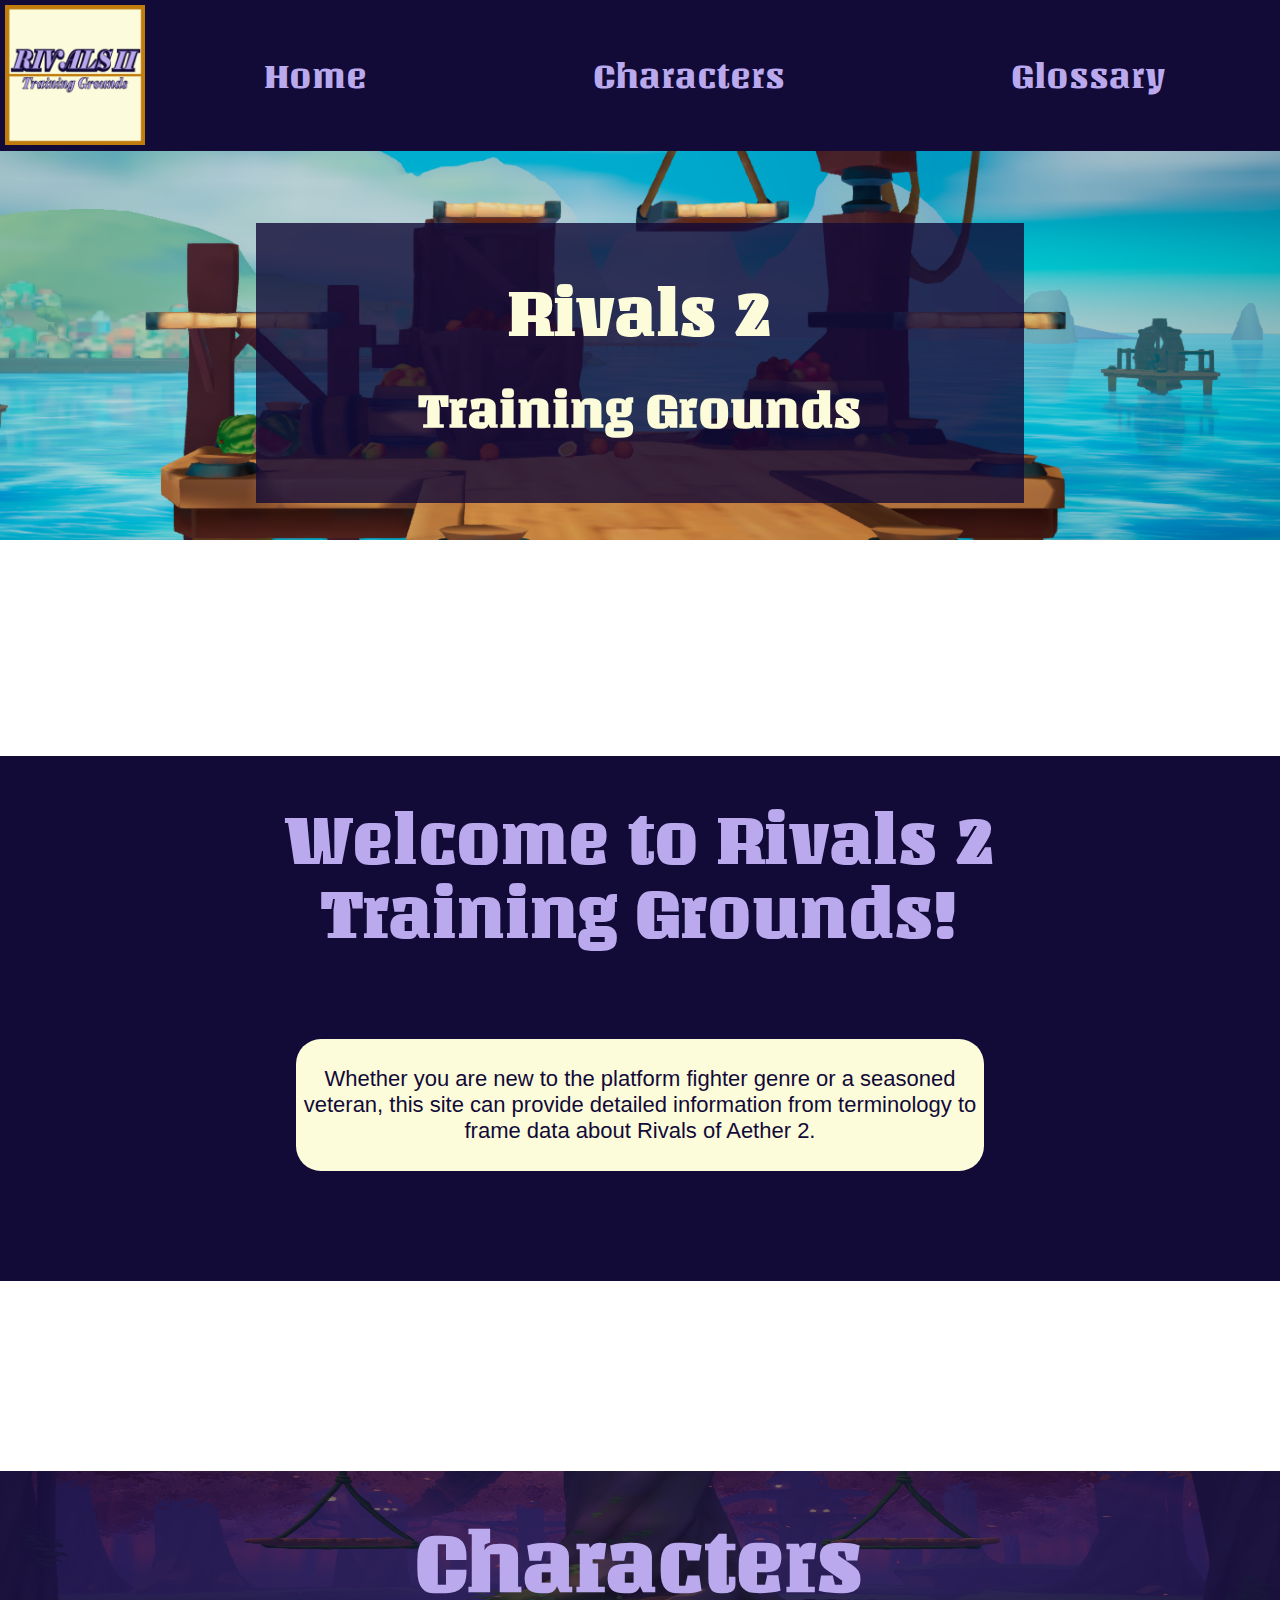
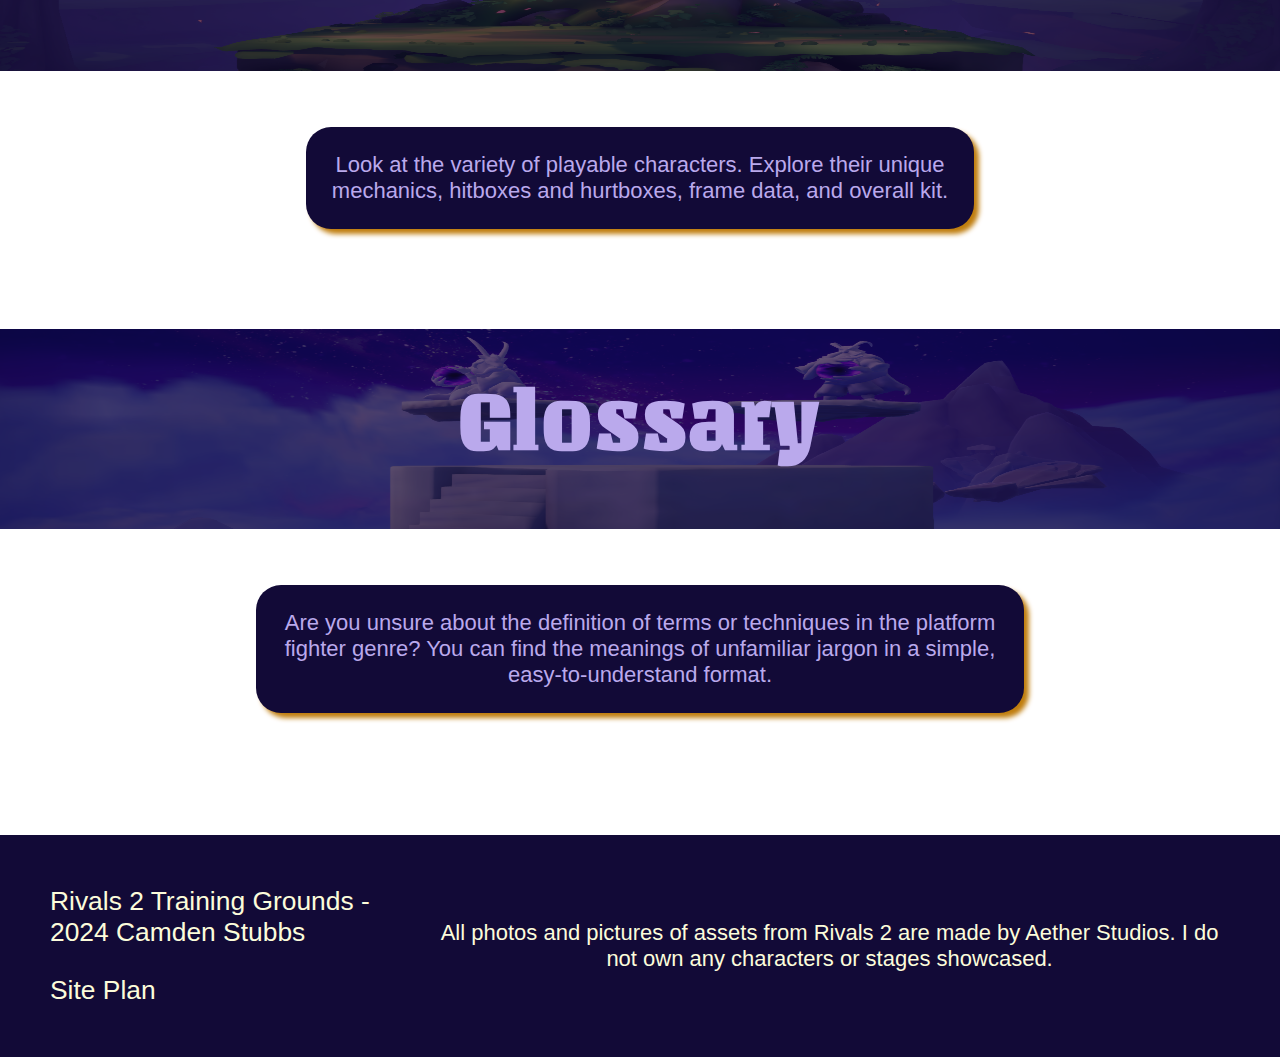
<file: rivals-2/index.html>
<!DOCTYPE html>
<html lang="en">
<head>
    <meta charset="UTF-8">
    <meta name="viewport" content="width=device-width, initial-scale=1.0">
    <title>Rivals 2 | Training Ground Home</title>
    <link rel="stylesheet" href="styles-rivals/style.css">
</head>
<body>
    <div id="content-rivals">
        <header>
            <a id="logo-link-rivals" href="index.html">
                <img class="logo-rivals" src="images-rivals/rivals-logo.jpg" alt="Rivals 2 Logo">
            </a>
            <nav>
                <a href="index.html">Home</a>
                <a href="rivals-characters.html">Characters</a>
                <a href="rivals-glossary.html">Glossary</a>
            </nav>
        </header>
        <div id="hero-rivals">
            <div id="hero-box-rivals">
                <img id="hero-img-rivals" src="images-rivals/merchant-port.png" alt="Hero Logo">
            </div>
            <div id="hero-background"></div>
            <h1 id="home-title-rivals-1">
                Rivals 2
            </h1>
            <h2 id="home-title-rivals-2">
                Training Grounds
            </h2>
            <section id="hero-welcome-rivals">
                <h2>
                    Welcome to Rivals 2 Training Grounds!
                </h2>
            </section>
            <div id="hero-msg-rivals">  
                <p>
                    Whether you are new to the platform fighter genre or a seasoned veteran, 
                    this site can provide detailed information from terminology to frame data about Rivals of Aether 2.
                </p>
            </div>
            <div id="msg-background"></div>
        </div>
        <div id="character">
            <div id="character-box">
                <img id="character-img" src="images-rivals/stage-1.png" alt="Character Link Image">
            </div>
            <a class="img-heading" href="rivals-characters.html"> 
                <h2>
                    Characters
                </h2>
            </a>
            <p>
                Look at the variety of playable characters. Explore their unique mechanics,
                hitboxes and hurtboxes, frame data, and overall kit.
            </p>
            <div class="img-background"></div>
        </div>
        <div id="glossary">
            <div id="glossary-box">
                <img id="glossary-img" src="images-rivals/stage-2.png" alt="Glossary Link Image">
            </div>
            <a class="img-heading" href="rivals-glossary.html"> 
                <h2>
                    Glossary
                </h2>
            </a>
            <p>
                Are you unsure about the definition of terms or techniques in the platform fighter genre?
                You can find the meanings of unfamiliar jargon in a simple, easy-to-understand format.
            </p>
            <div class="img-background"></div>
        </div>
        <footer>
            <div>
                <p>
                    Rivals 2 Training Grounds - 2024 Camden Stubbs
                </p>
                <p>
                    <a href="site-plan.html">Site Plan</a>
                </p>
            </div>
            <p id="disclaimer">
                All photos and pictures of assets from Rivals 2 are
                made by Aether Studios. I do not own any characters or stages
                showcased.
            </p>
        </footer>
    </div>
</body>
</html>
</file>
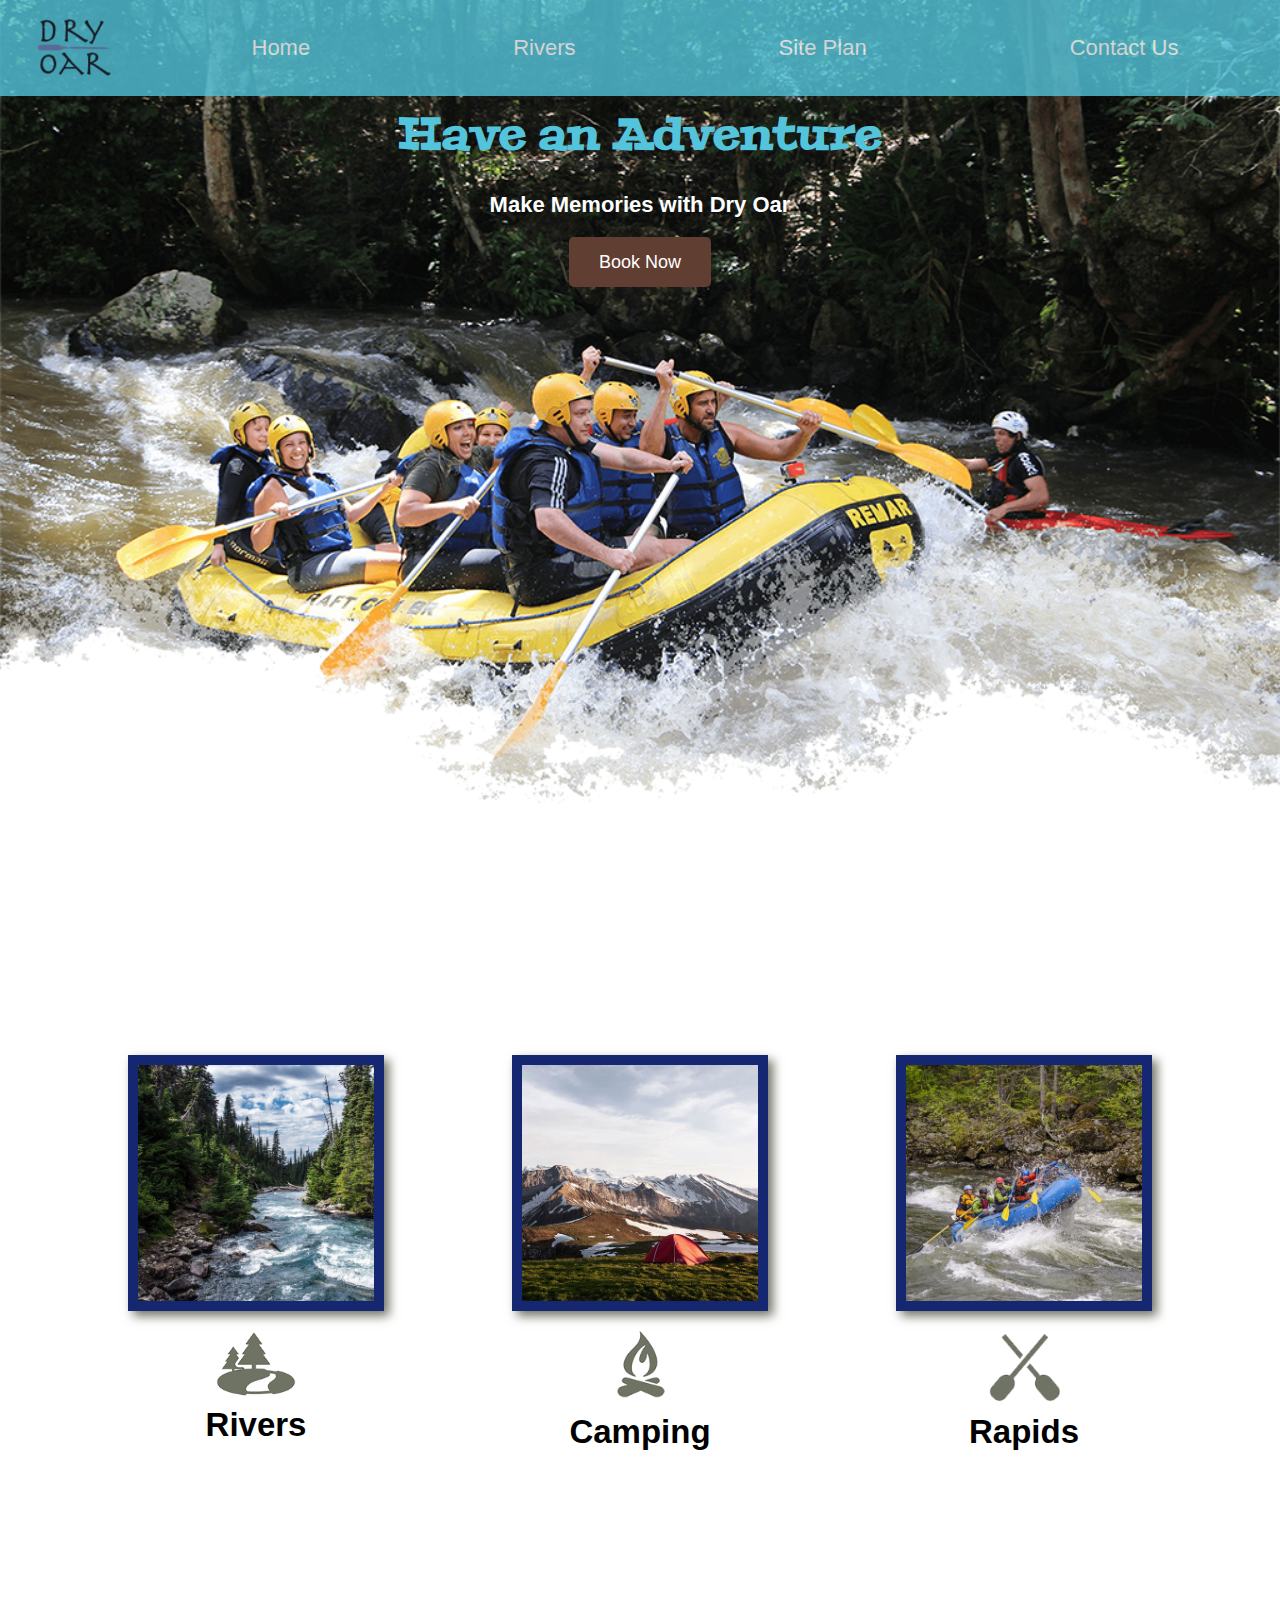
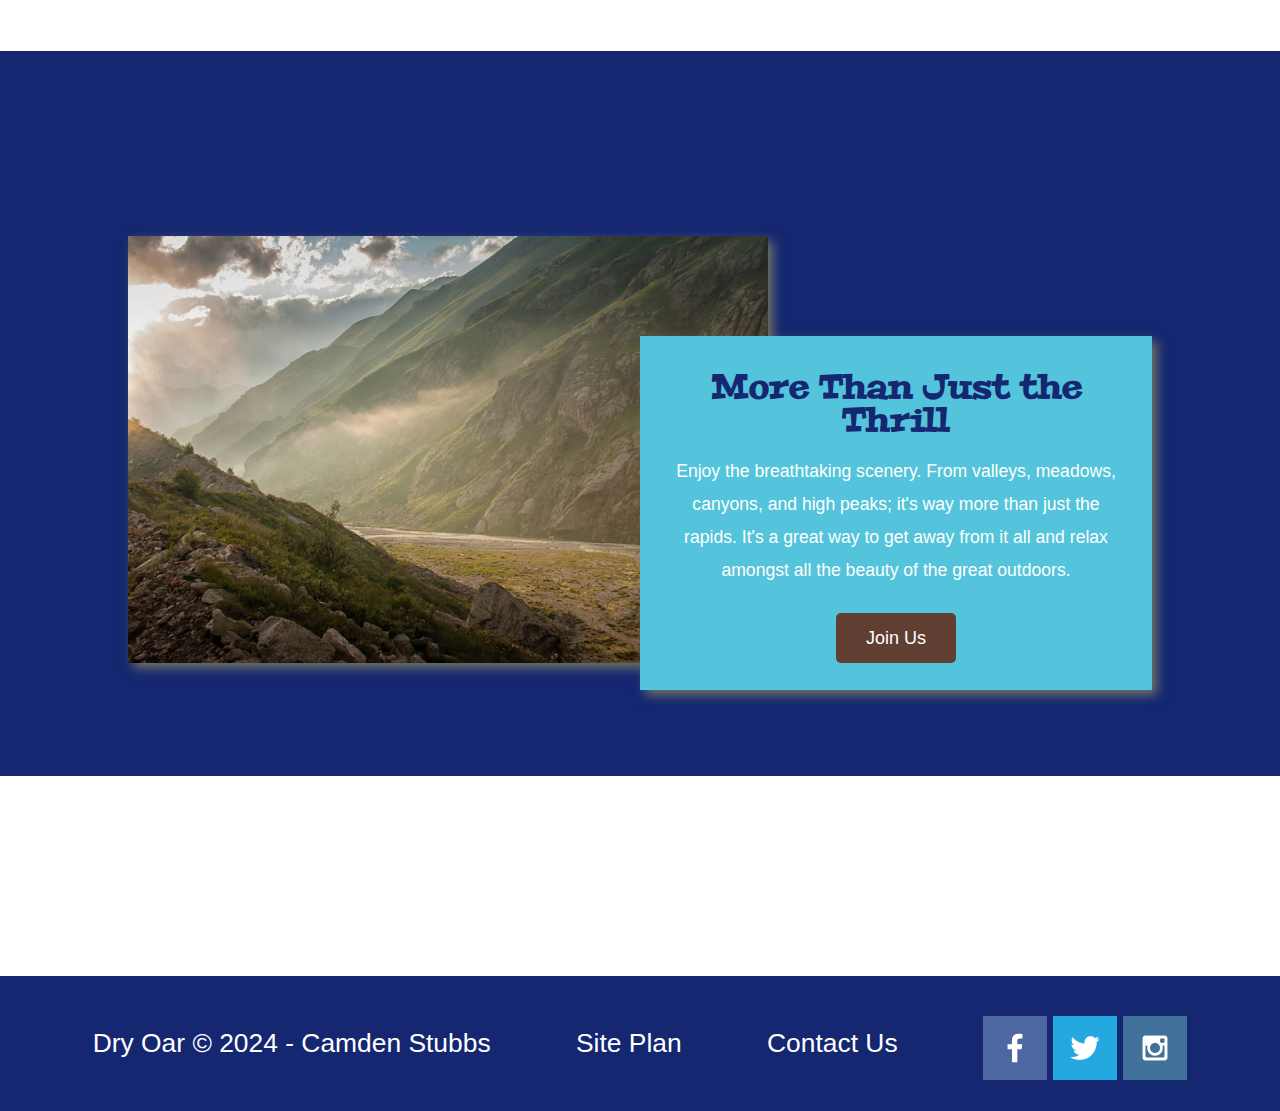
<file: wwr/index.html>
<!DOCTYPE html>
<html lang="en">
<head>
    <meta charset="UTF-8">
    <meta name="viewport" content="width=device-width, initial-scale=1.0">
    <title>Whitewater Rafting | Dry Oar Home Page</title>
    <link rel="stylesheet" href="styles/style.css">
</head>
<body>
    <div id="content">
        <header>
            <a id="logo-link" href="index.html">
                <img class="logo" src="images/logoblue2.png" alt="Dry Oar Logo">
            </a>
            <nav>
                <a href="index.html">Home</a>
                <a href="rivers.html">Rivers</a>
                <a href="site-plan-rafting.html">Site Plan</a>
                <a href="contact-us.html">Contact Us</a>
            </nav>
        </header>
        <div id="hero">
            <div id="hero-box">
                <img id="hero-img" src="images/hero-logo.png" alt="Hero Logo">
            </div>
            <section id="hero-msg">
                <h1 class="home-title">
                    Have an Adventure
                </h1>
                <h4>
                    Make Memories with Dry Oar
                </h4>
                <div class="button-box">
                    <a class="book" href="contact-us.html">
                        Book Now
                    </a>
                </div>
            </section>
        </div>
        <main class="home-grid">
            <section class="rivers-card">
                <img class="card-img" src="images/rivers.jpg" alt="river location">
                <img class="icon" src="images/river_icon.png" alt="river icon">
                <h2>
                    Rivers
                </h2>
            </section>
            <section class="camping-card">
                <img class="card-img" src="images/camping.jpg" alt="camping location">
                <img class="icon" src="images/camping_icon.png" alt="camping icon">
                <h2>
                    Camping
                </h2>
            </section>
            <section class="rapids-card">
                <img class="card-img" src="images/rapids.jpg" alt="rapids location">
                <img class="icon" src="images/rapids_icon.png" alt="rapids icon">
                <h2>
                    Rapids
                </h2>
            </section>
            <div id="background"></div>
            <img class="mountains" src="images/mountains.jpg" alt="Misty mountains">
            <section class="msg">
                <h2>
                    More Than Just the Thrill
                </h2>
                <p>
                    Enjoy the breathtaking scenery. From valleys, meadows, canyons, and high peaks; it's way more than just the rapids. It's a great way to get away from it all and relax amongst all the beauty of the great outdoors.
                </p>
                <a class="join" href="rivers.html">Join Us</a>
            </section>
        </main>
        <footer>
            <p>
                Dry Oar &copy; 2024 - Camden Stubbs
            </p>
            <p>
                <a href="site-plan-rafting.html">Site Plan</a>
            </p>
            <p>
                <a href="contact-us.html">Contact Us</a>
            </p>
            <div class="social">
                <a href="https://facebook.com" target="_blank">
                    <img src="images/facebook.png" alt="facebook icon">
                </a>
                <a href="https://twitter.com" target="_blank">
                    <img src="images/twitter.png" alt="twitter icon">
                </a>
                <a href="https://instagram.com" target="_blank">
                    <img src="images/instagram.png" alt="instagram icon">
                </a>
            </div>
        </footer>
    </div>
</body>
</html>
</file>
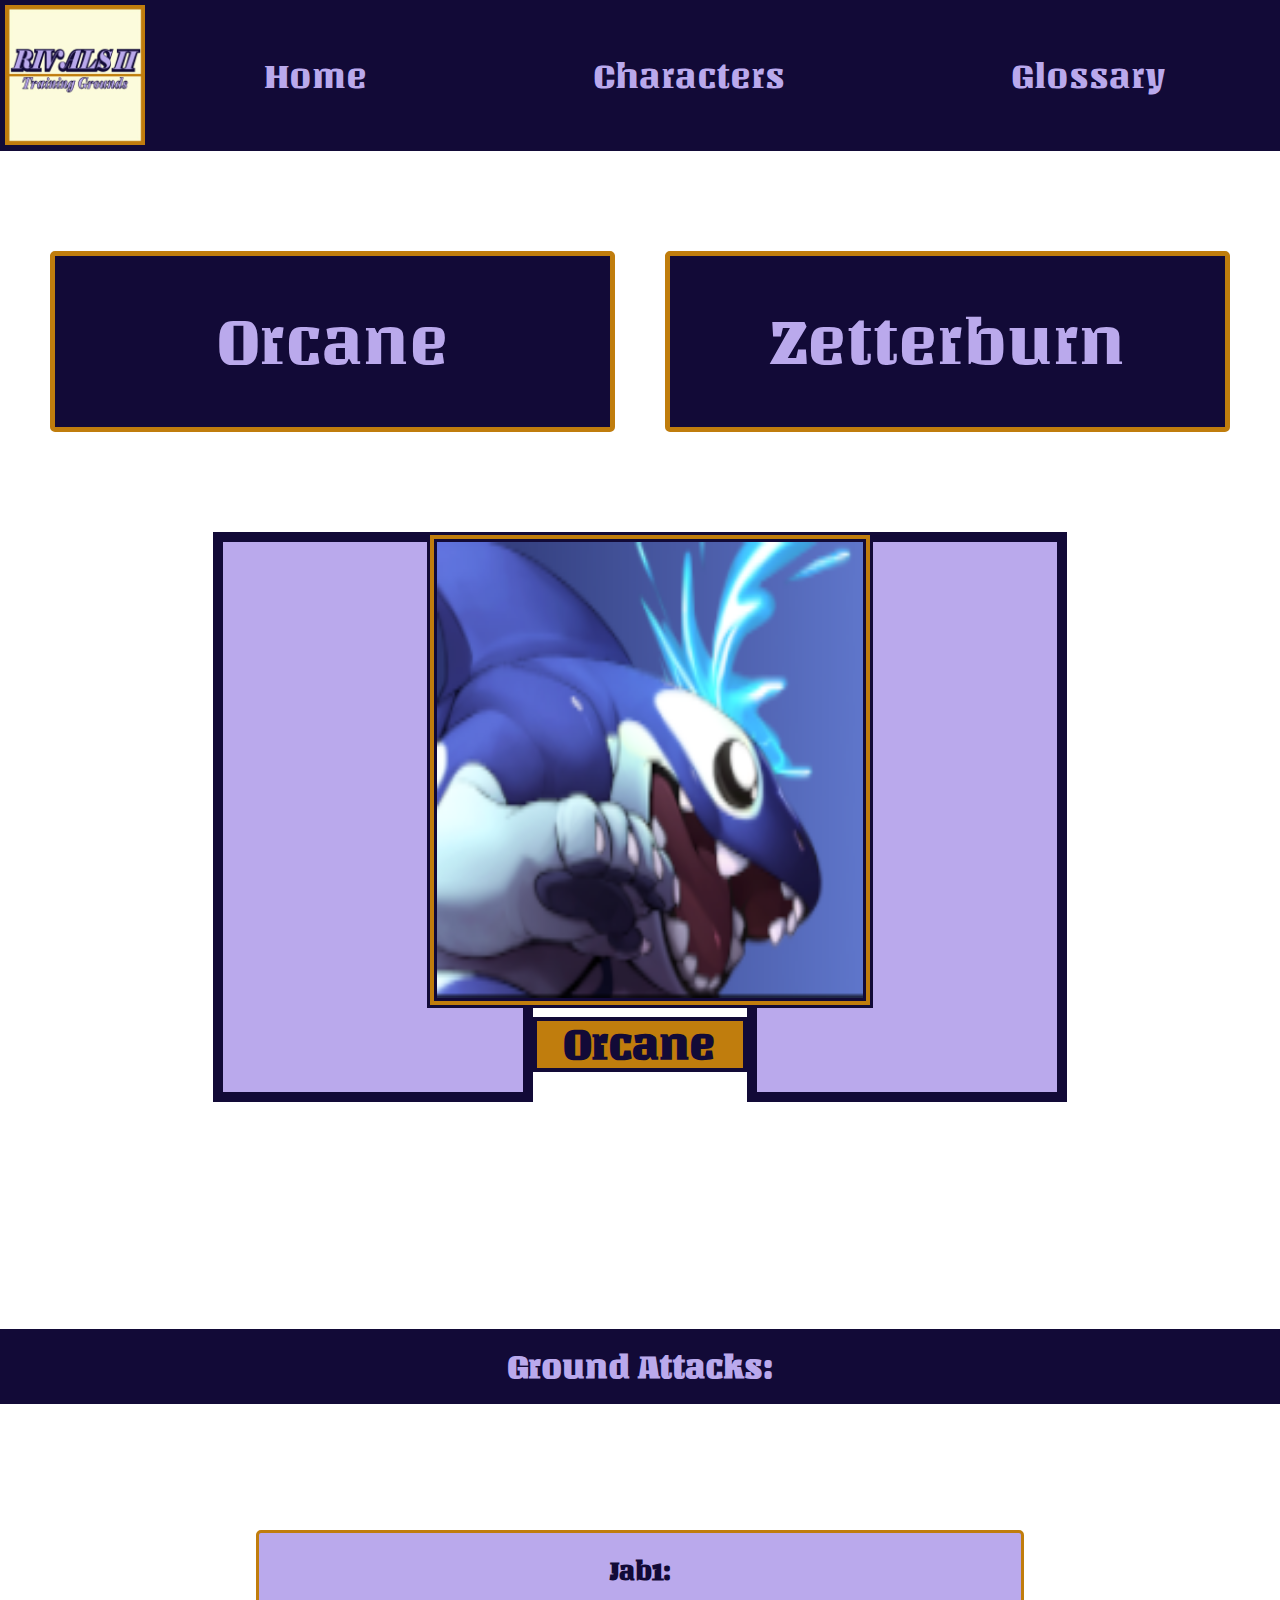
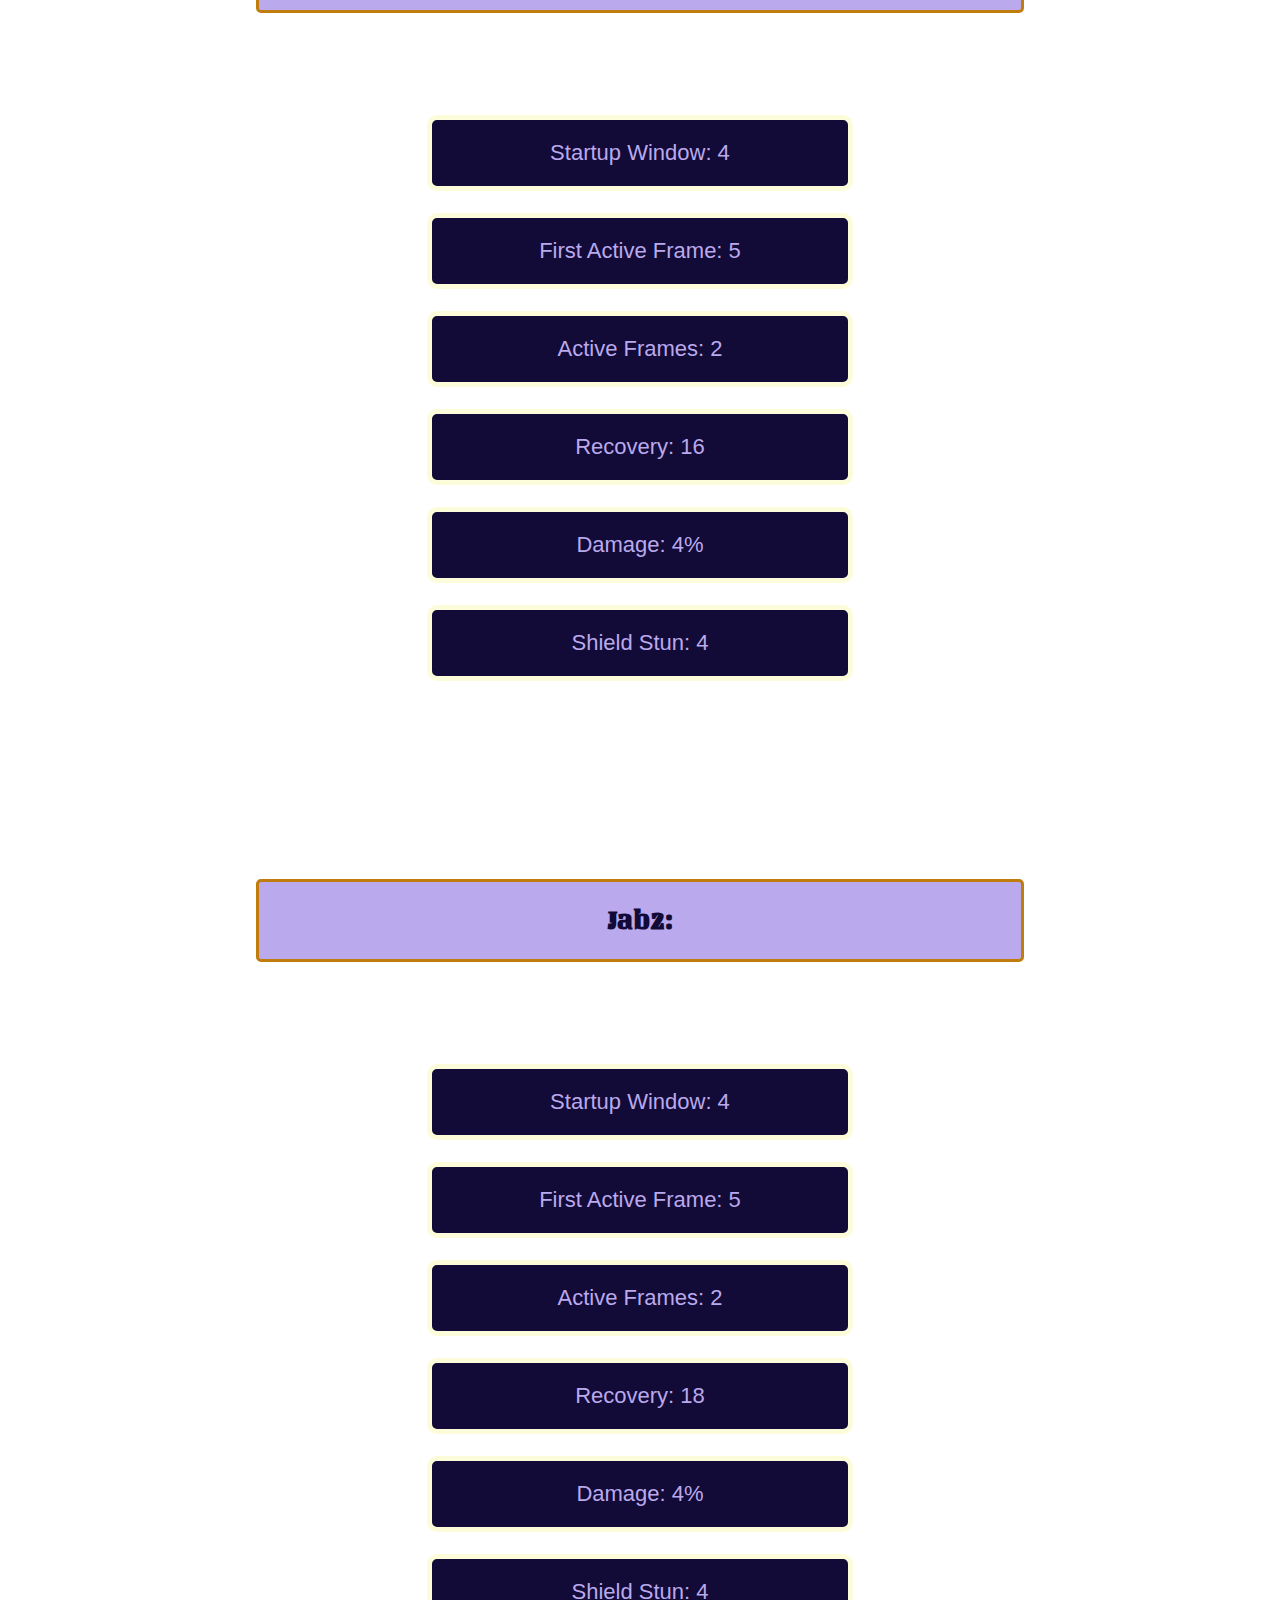
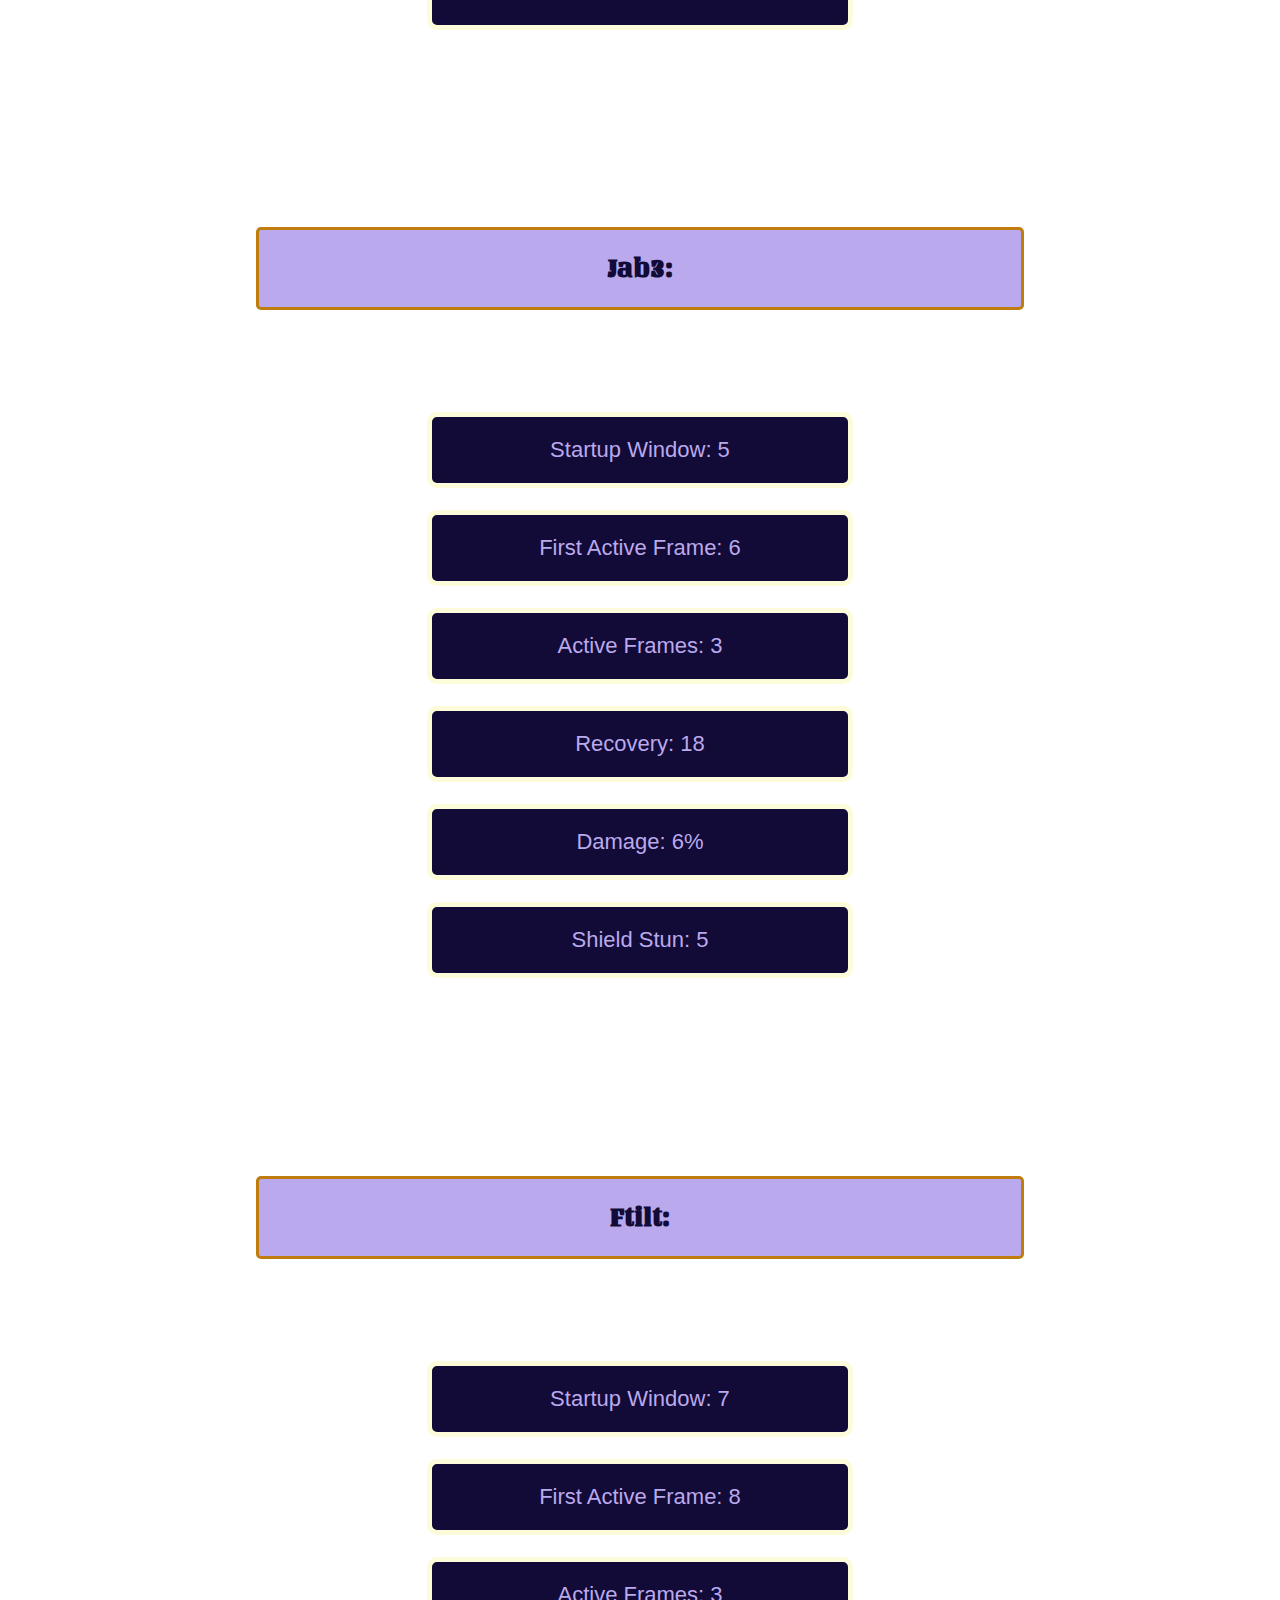
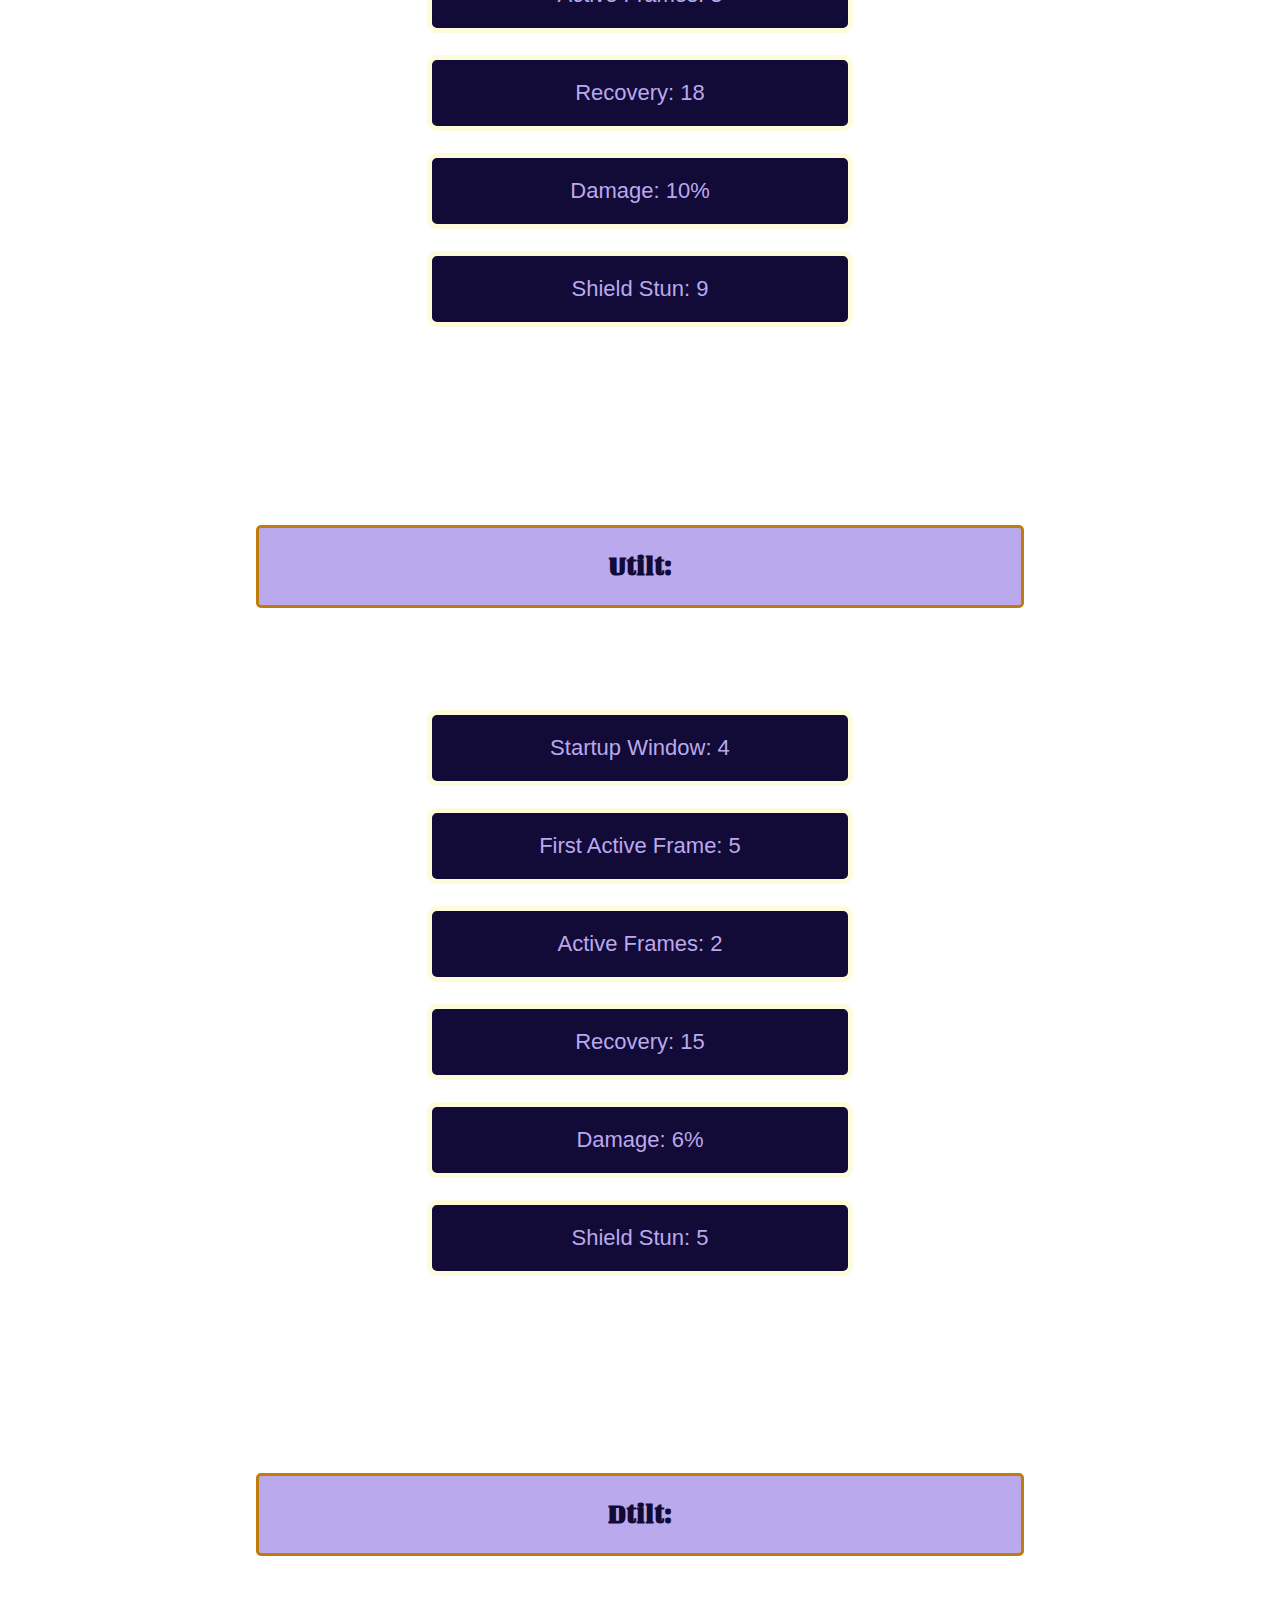
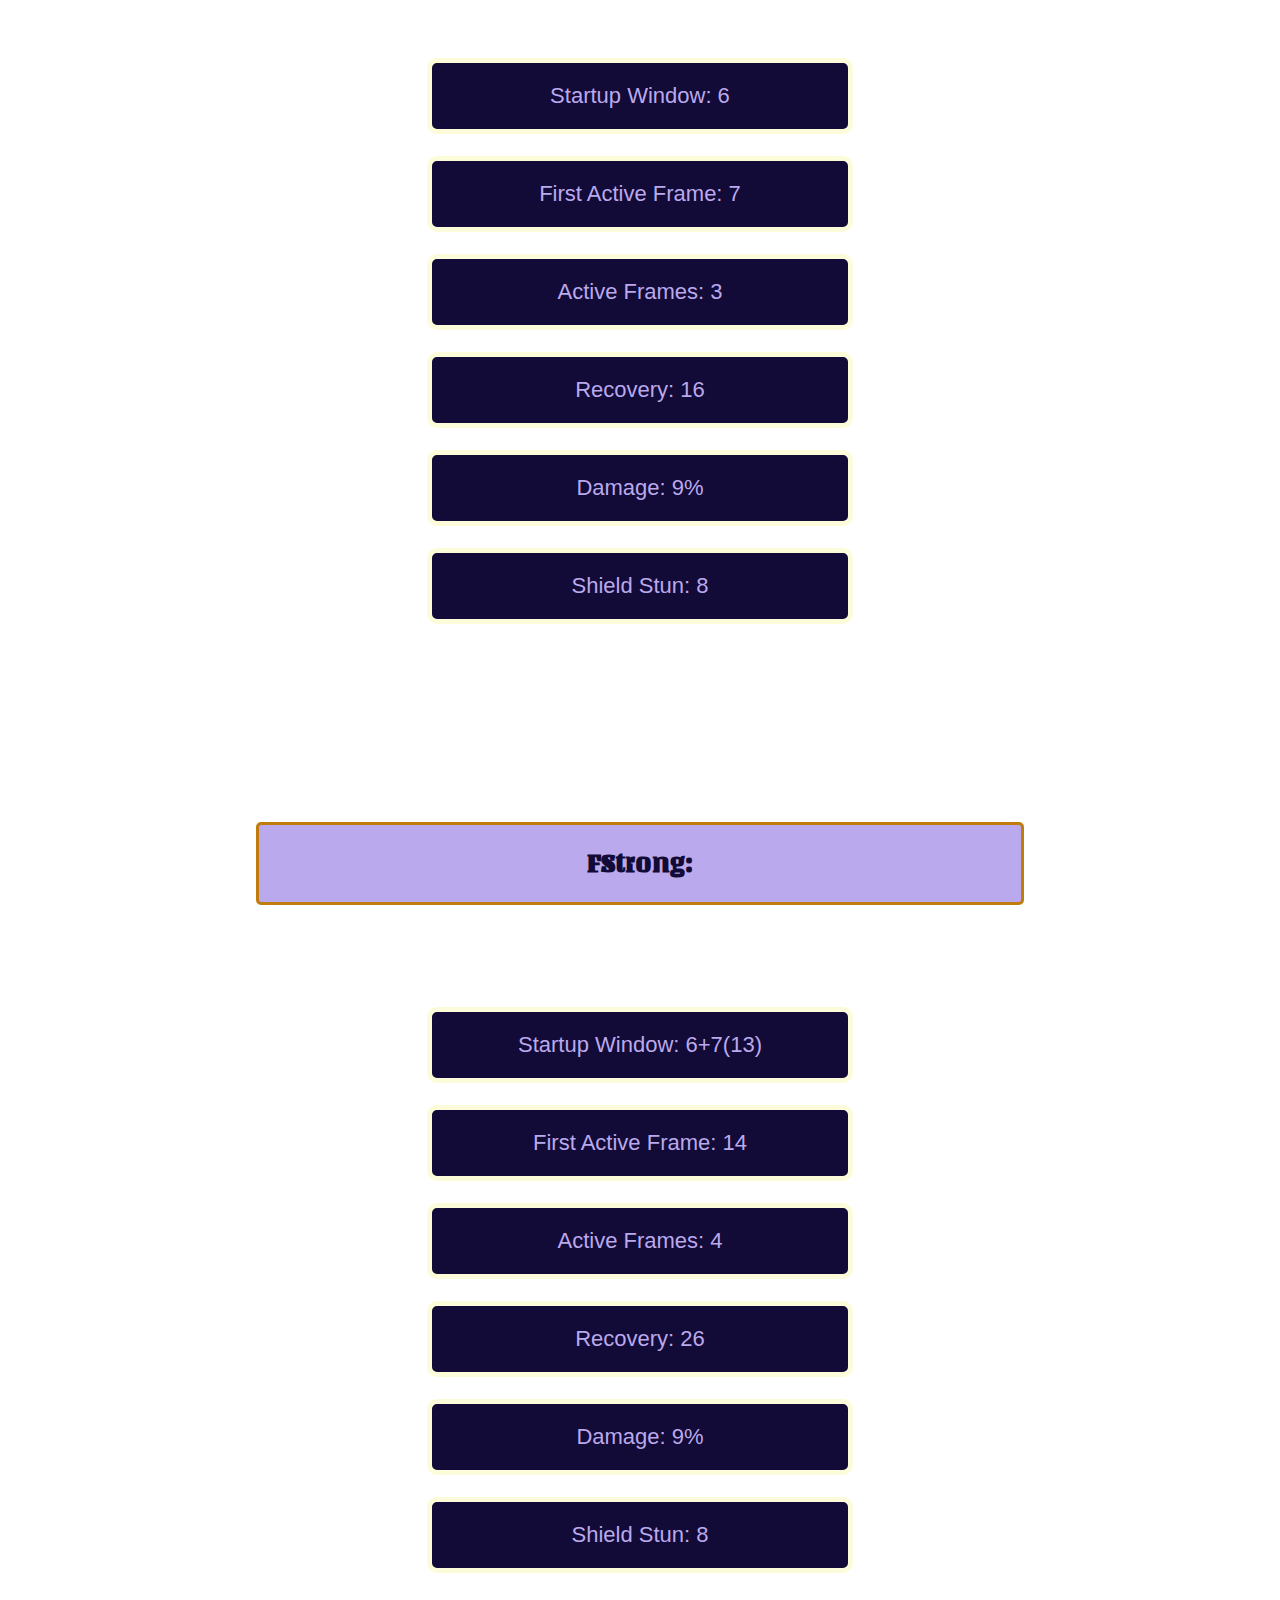
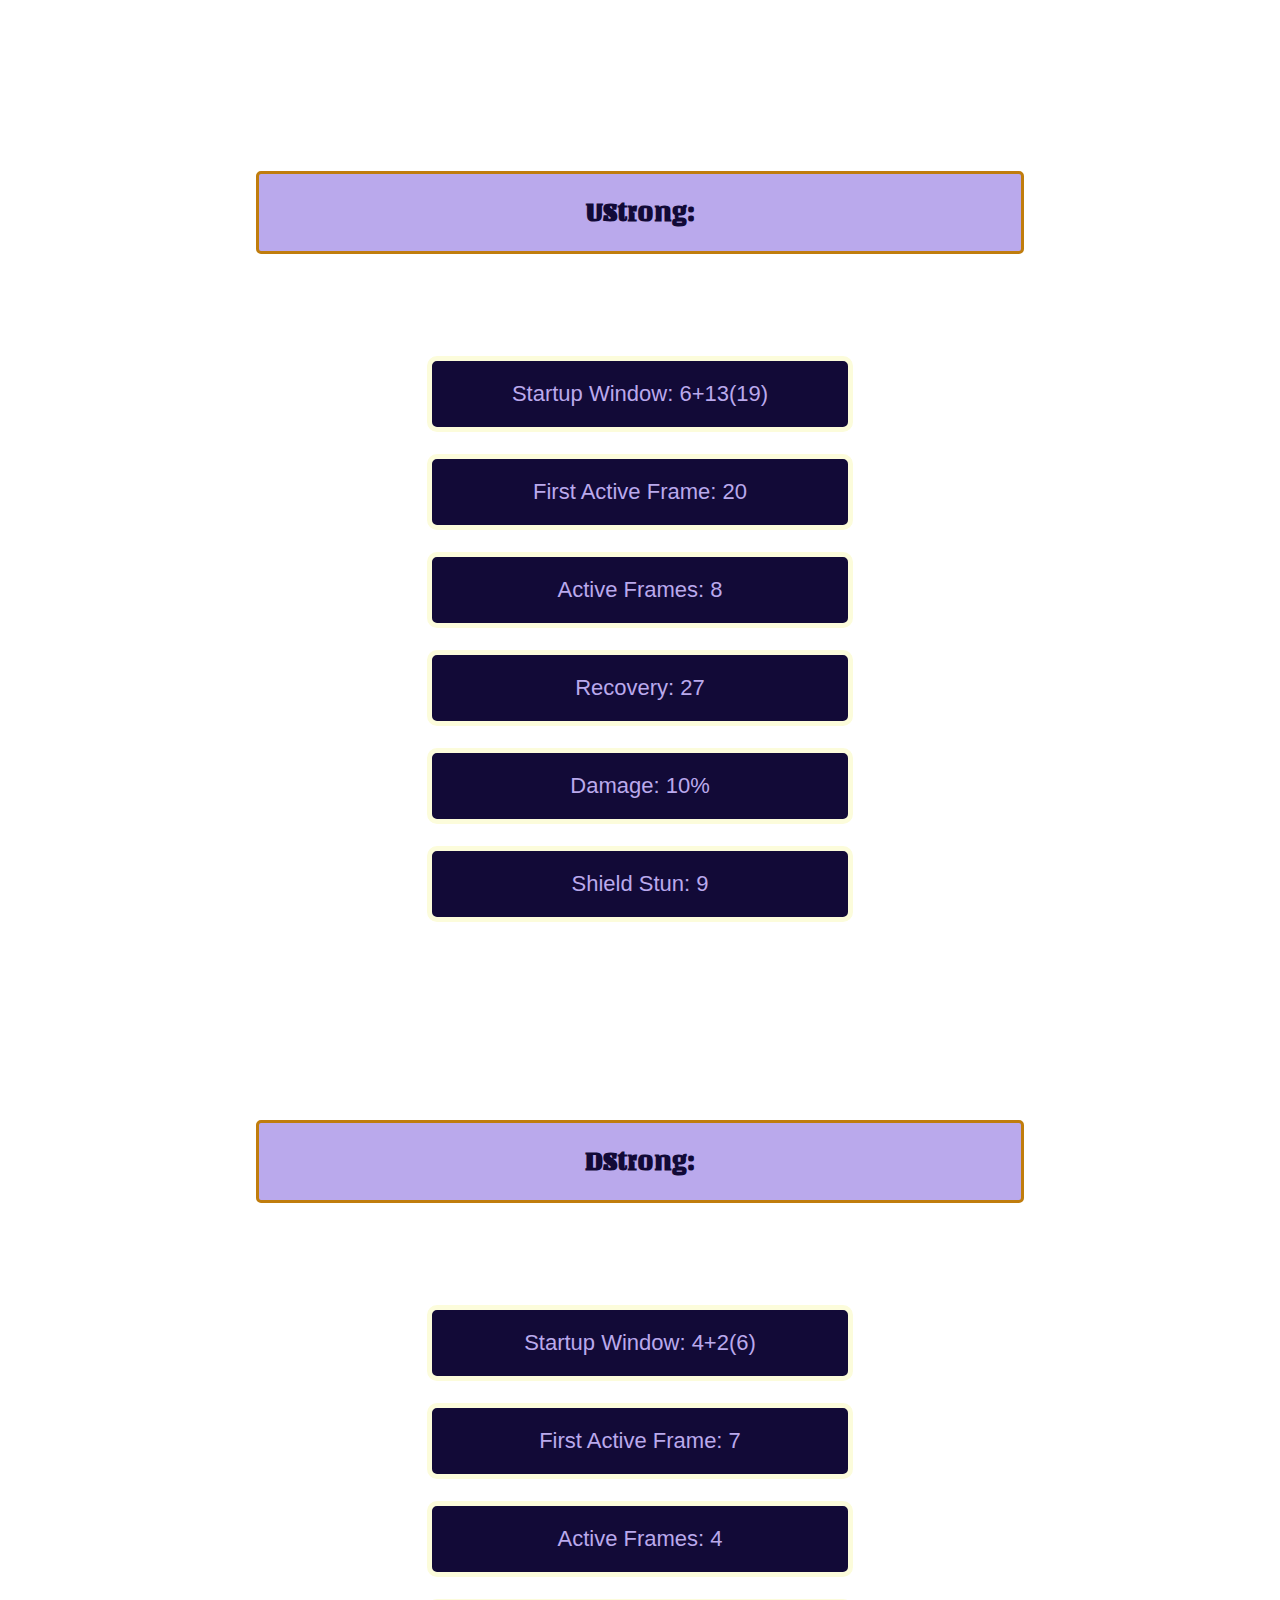
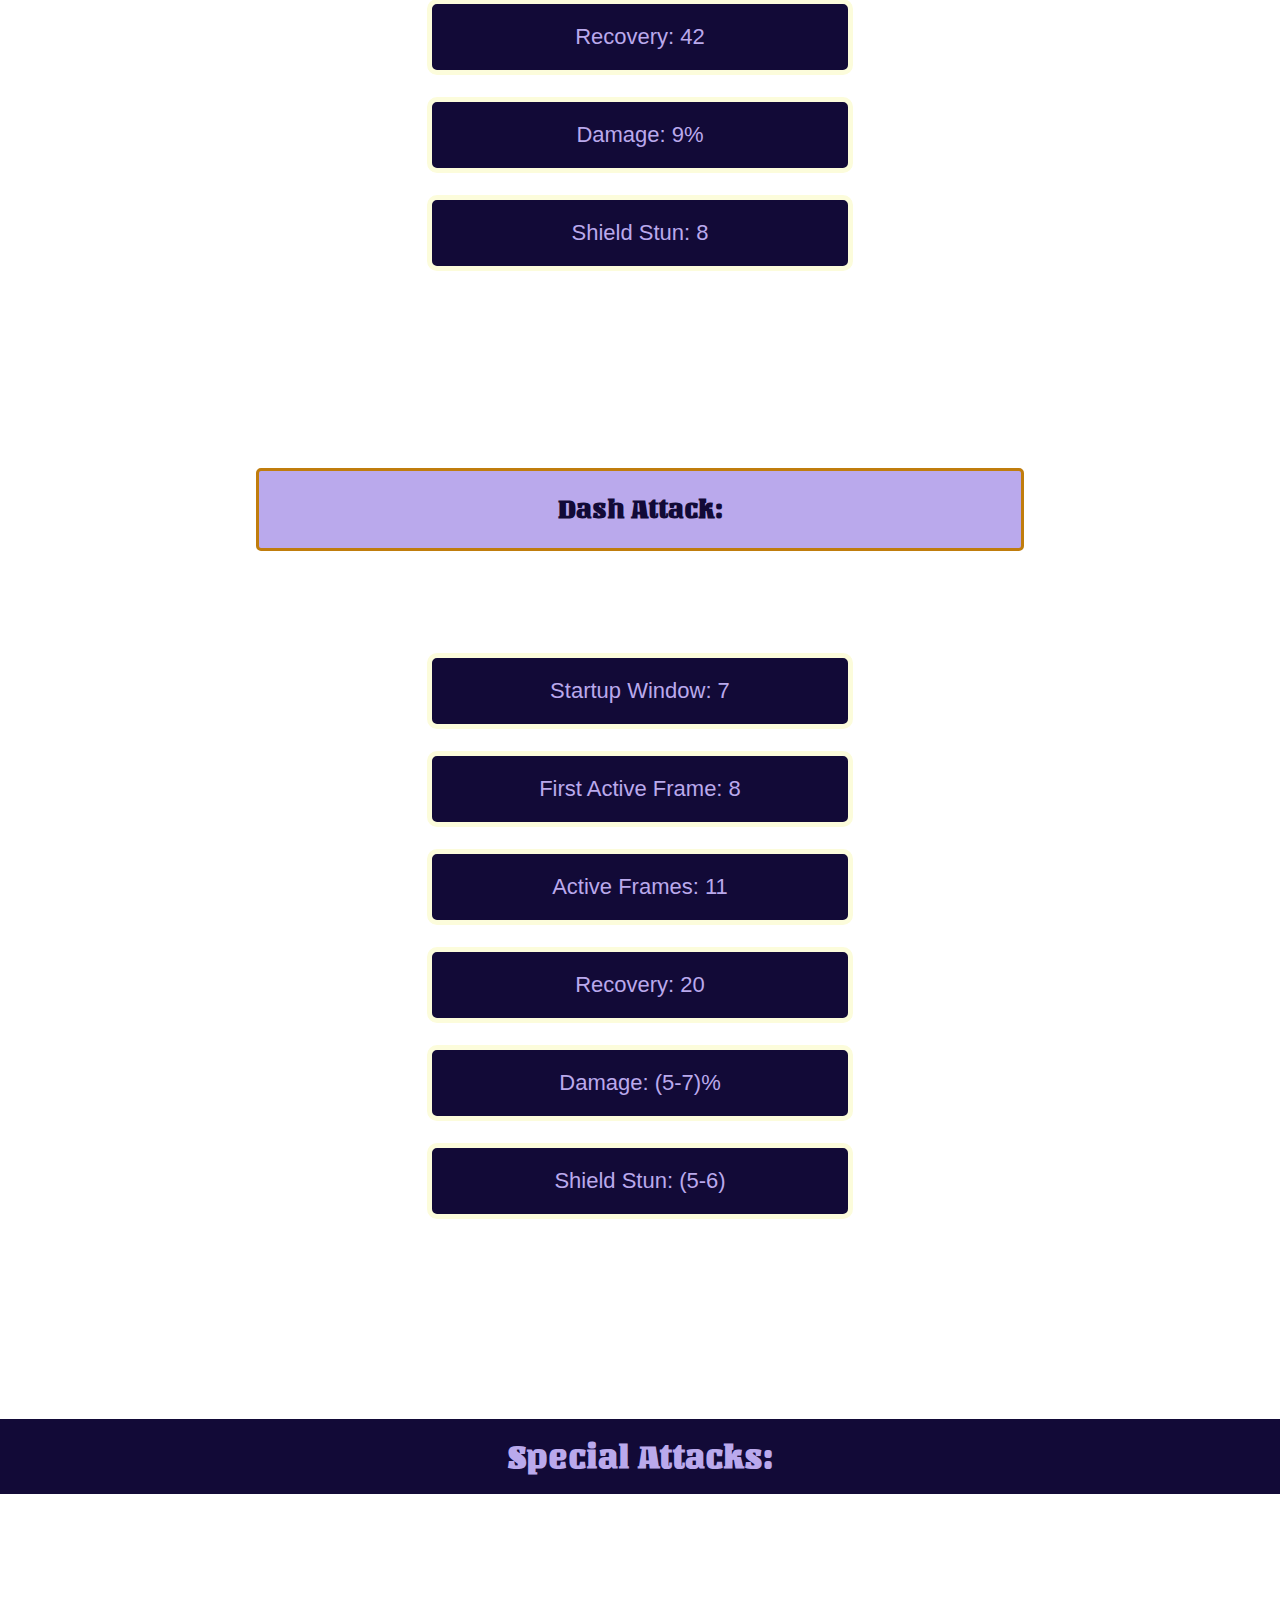
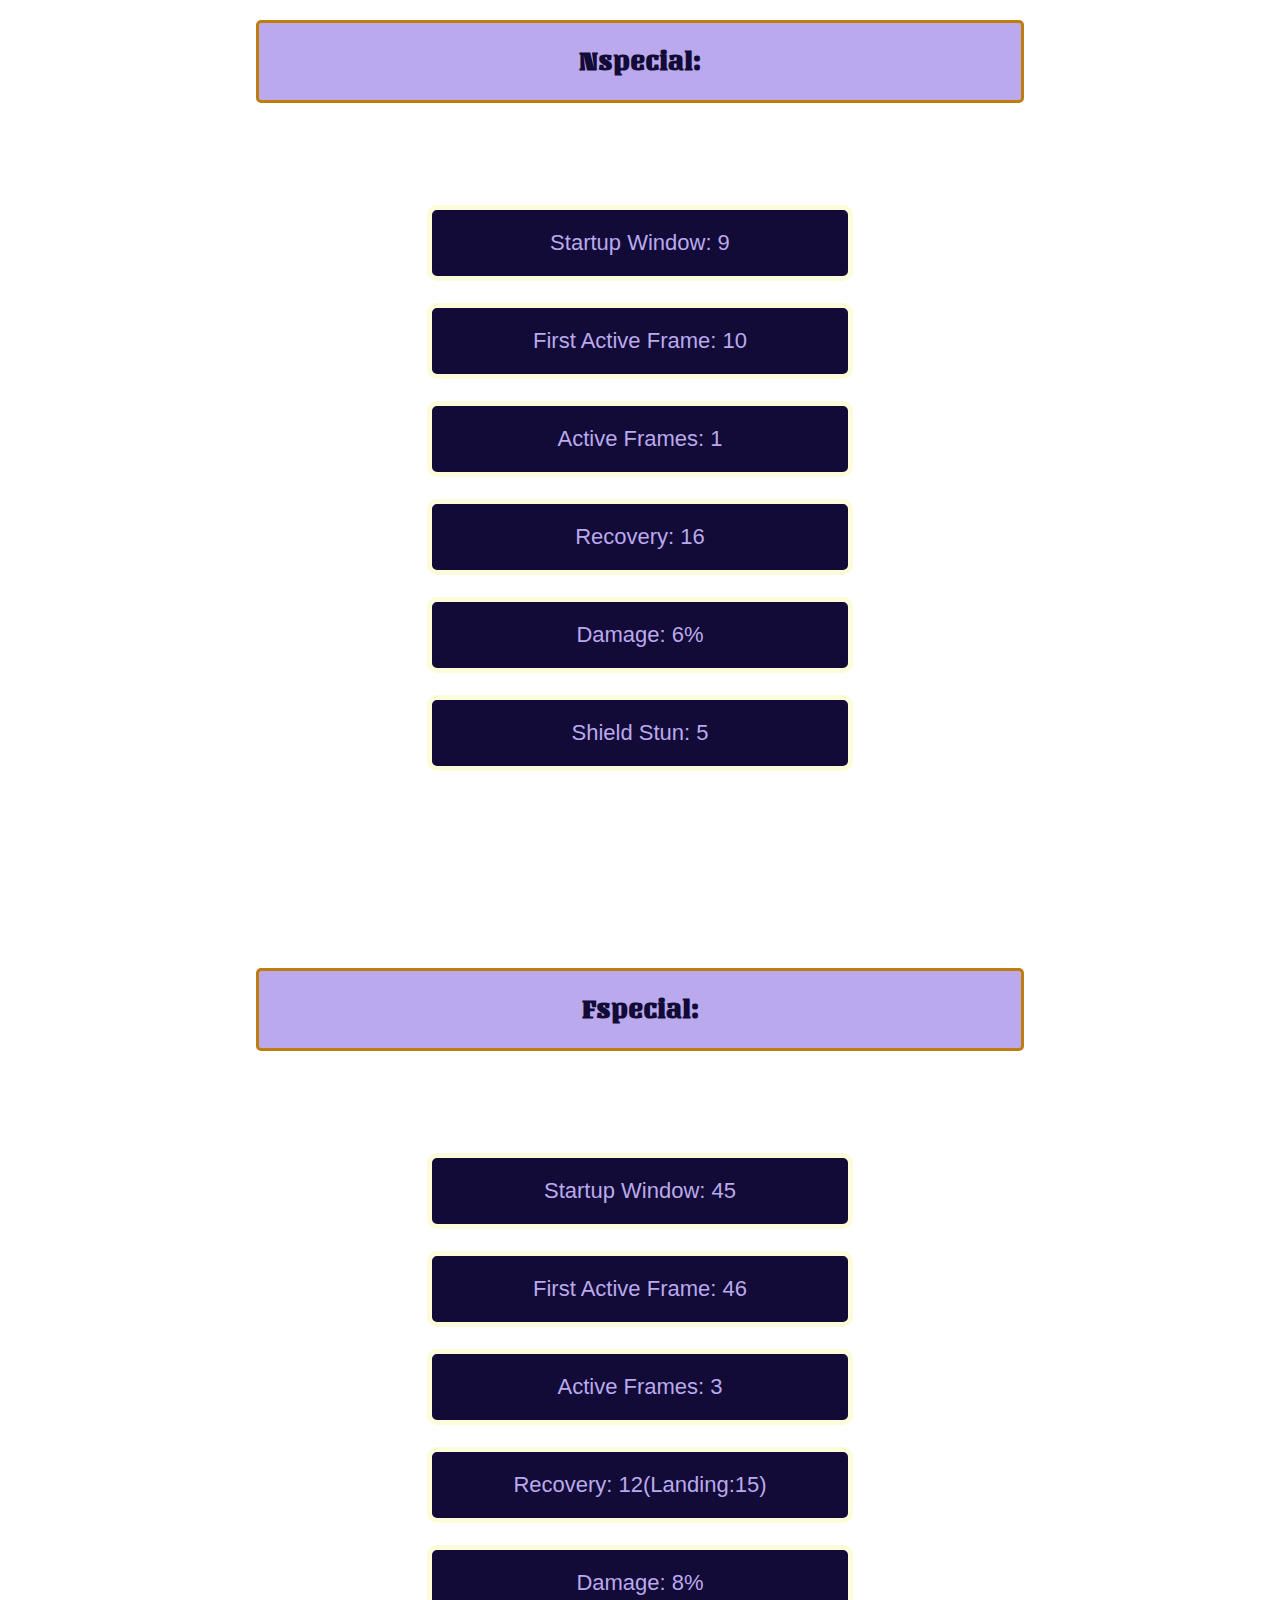
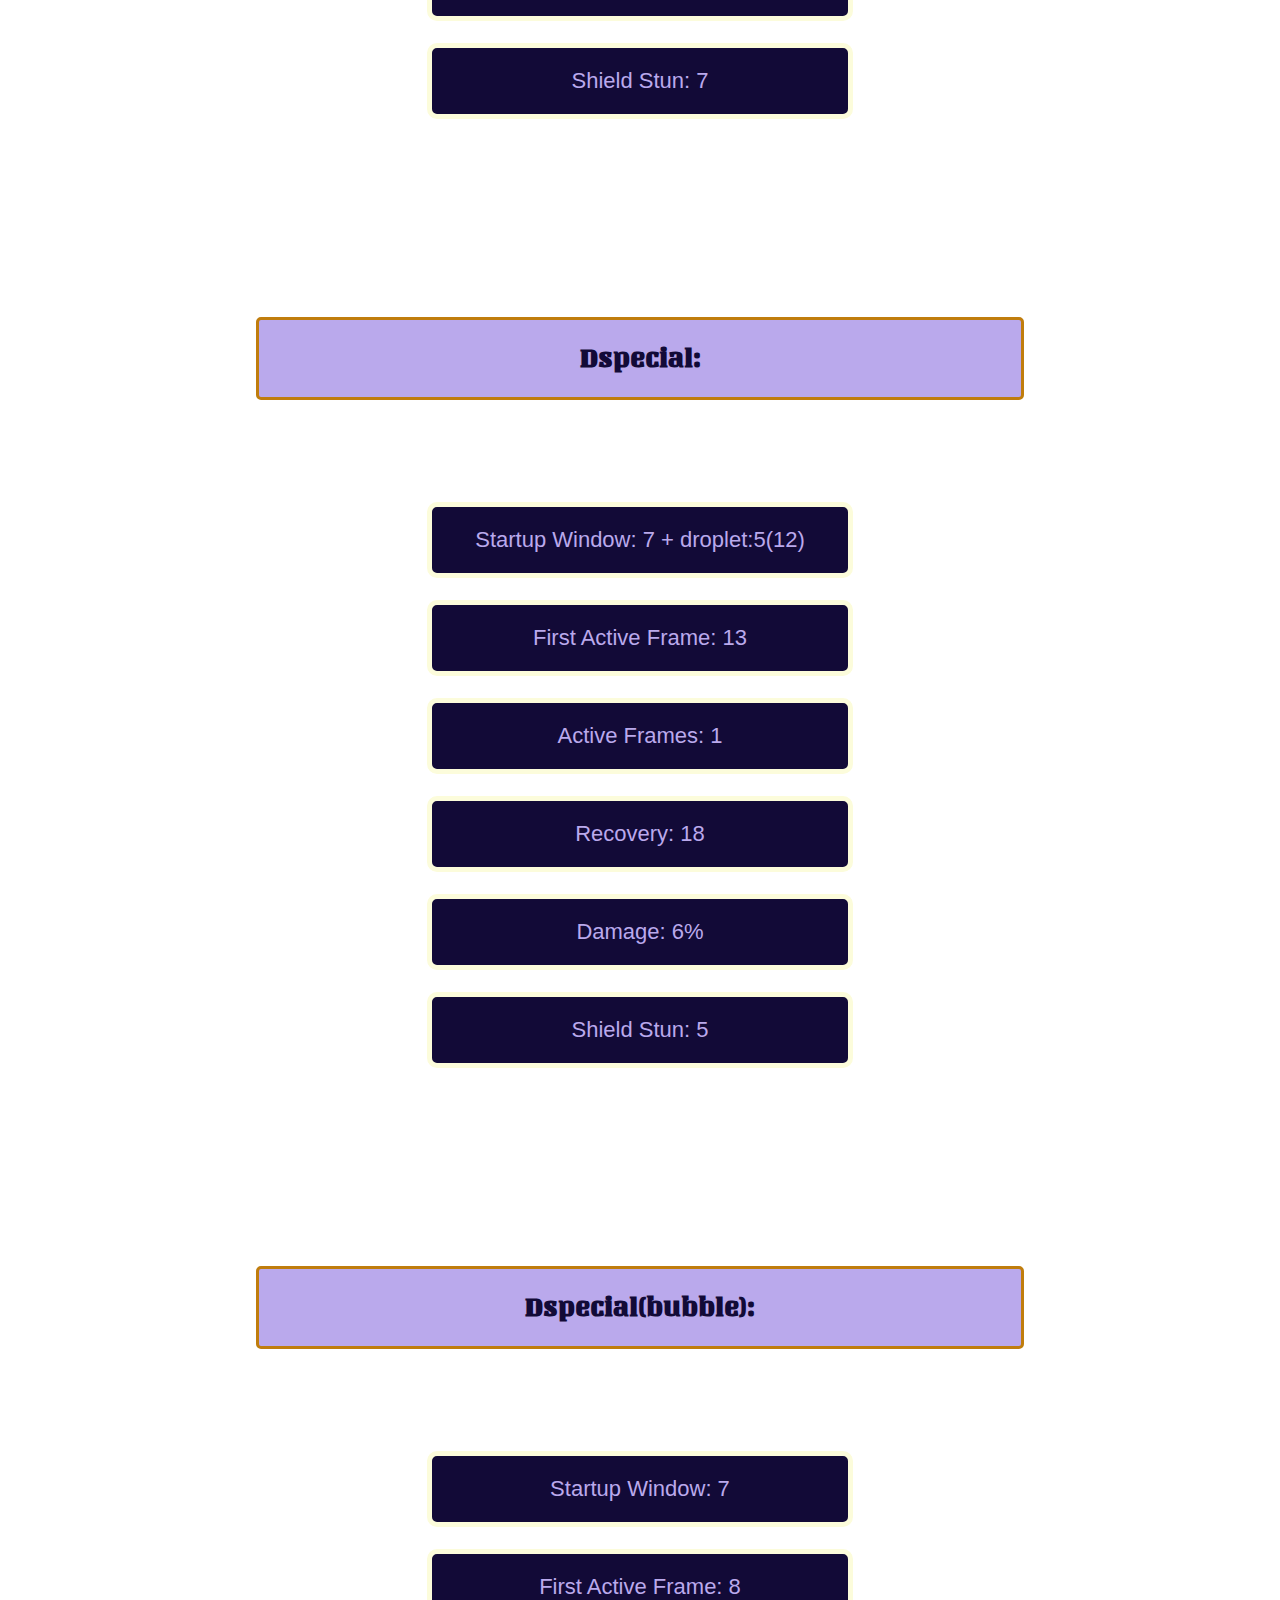
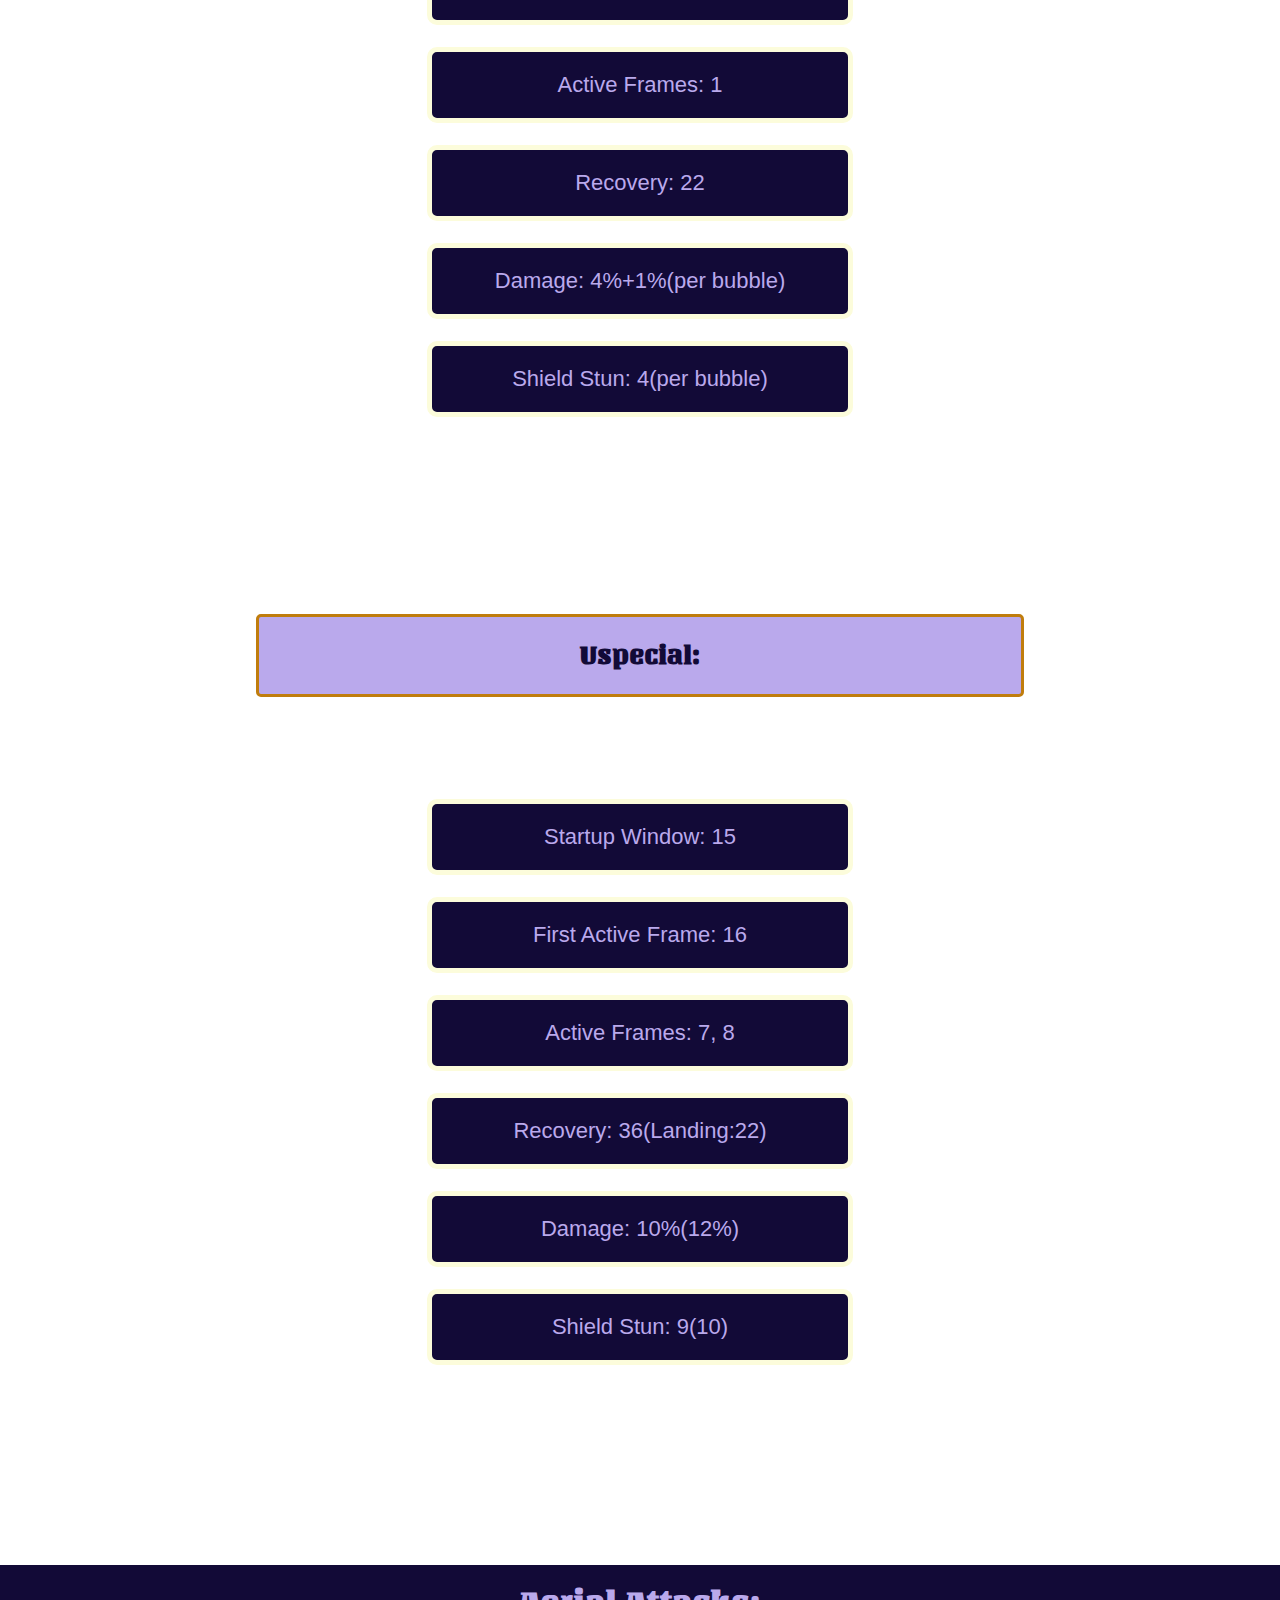
<file: rivals-2/rivals-characters.html>
<!DOCTYPE html>
<html lang="en">
<head>
    <meta charset="UTF-8">
    <meta name="viewport" content="width=device-width, initial-scale=1.0">
    <title>Rivals 2 | Training Ground Characters</title>
    <link rel="stylesheet" href="styles-rivals/characters-style.css">
</head>
<body>
    <div id="content-rivals">
        <header>
            <a id="logo-link-rivals" href="index.html">
                <img class="logo-rivals" src="images-rivals/rivals-logo.jpg" alt="Rivals 2 Logo">
            </a>
            <nav>
                <a href="index.html">Home</a>
                <a href="rivals-characters.html">Characters</a>
                <a href="rivals-glossary.html">Glossary</a>
            </nav>
        </header>
        <div id="character-links">
            <a id="orcane-link" href="#orcane-header">Orcane</a>
            <a id="zetterburn-link" href="#zetterburn-header">Zetterburn</a>
        </div>
        <div class="character-heading">
            <h1>
                Orcane
            </h1>
            <img id="orcane-header" src="images-rivals/orcane.png" alt="">
            <div class="background-1"></div>
            <div class="background-2"></div>
            <div class="background-3"></div>
        </div>
        <div class="move-list">
            <h2 class="attack-type">Ground Attacks:</h2>
            <h3 class="attack">
                Jab1:
            </h3>
            <section class="frame-data">
                <p>
                    Startup Window: 4
                </p>
                <p>
                    First Active Frame: 5
                </p>
                <p>
                    Active Frames: 2
                </p>
                <p>
                    Recovery: 16
                </p>
                <p>
                    Damage: 4%
                </p>
                <p>
                    Shield Stun: 4
                </p>
            </section>
            <h3 class="attack">
                Jab2:
            </h3>
            <section class="frame-data">
                <p>
                    Startup Window: 4
                </p>
                <p>
                    First Active Frame: 5
                </p>
                <p>
                    Active Frames: 2
                </p>
                <p>
                    Recovery: 18
                </p>
                <p>
                    Damage: 4%
                </p>
                <p>
                    Shield Stun: 4
                </p>
            </section>
            <h3 class="attack">
                Jab3:
            </h3>
            <section class="frame-data">
                <p>
                    Startup Window: 5
                </p>
                <p>
                    First Active Frame: 6
                </p>
                <p>
                    Active Frames: 3
                </p>
                <p>
                    Recovery: 18
                </p>
                <p>
                    Damage: 6%
                </p>
                <p>
                    Shield Stun: 5
                </p>
            </section>
            <h3 class="attack">
                Ftilt:
            </h3>
            <section class="frame-data">
                <p>
                    Startup Window: 7
                </p>
                <p>
                    First Active Frame: 8
                </p>
                <p>
                    Active Frames: 3
                </p>
                <p>
                    Recovery: 18
                </p>
                <p>
                    Damage: 10%
                </p>
                <p>
                    Shield Stun: 9
                </p>
            </section>
            <h3 class="attack">
                Utilt:
            </h3>
            <section class="frame-data">
                <p>
                    Startup Window: 4
                </p>
                <p>
                    First Active Frame: 5
                </p>
                <p>
                    Active Frames: 2
                </p>
                <p>
                    Recovery: 15
                </p>
                <p>
                    Damage: 6%
                </p>
                <p>
                    Shield Stun: 5
                </p>
            </section>
            <h3 class="attack">
                Dtilt:
            </h3>
            <section class="frame-data">
                <p>
                    Startup Window: 6
                </p>
                <p>
                    First Active Frame: 7
                </p>
                <p>
                    Active Frames: 3
                </p>
                <p>
                    Recovery: 16
                </p>
                <p>
                    Damage: 9%
                </p>
                <p>
                    Shield Stun: 8
                </p>
            </section>
            <h3 class="attack">
                FStrong:
            </h3>
            <section class="frame-data">
                <p>
                    Startup Window: 6+7(13)
                </p>
                <p>
                    First Active Frame: 14
                </p>
                <p>
                    Active Frames: 4
                </p>
                <p>
                    Recovery: 26
                </p>
                <p>
                    Damage: 9%
                </p>
                <p>
                    Shield Stun: 8
                </p>
            </section>
            <h3 class="attack">
                UStrong:
            </h3>
            <section class="frame-data">
                <p>
                    Startup Window: 6+13(19)
                </p>
                <p>
                    First Active Frame: 20
                </p>
                <p>
                    Active Frames: 8
                </p>
                <p>
                    Recovery: 27
                </p>
                <p>
                    Damage: 10%
                </p>
                <p>
                    Shield Stun: 9
                </p>
            </section>
            <h3 class="attack">
                DStrong:
            </h3>
            <section class="frame-data">
                <p>
                    Startup Window: 4+2(6)
                </p>
                <p>
                    First Active Frame: 7
                </p>
                <p>
                    Active Frames: 4
                </p>
                <p>
                    Recovery: 42
                </p>
                <p>
                    Damage: 9%
                </p>
                <p>
                    Shield Stun: 8
                </p>
            </section>
            <h3 class="attack">
                Dash Attack:
            </h3>
            <section class="frame-data">
                <p>
                    Startup Window: 7
                </p>
                <p>
                    First Active Frame: 8
                </p>
                <p>
                    Active Frames: 11
                </p>
                <p>
                    Recovery: 20
                </p>
                <p>
                    Damage: (5-7)%
                </p>
                <p>
                    Shield Stun: (5-6)
                </p>
            </section>
        </div>
        <div class="move-list">
            <h2 class="attack-type">Special Attacks:</h2>
            <h3 class="attack">
                Nspecial:
            </h3>
            <section class="frame-data">
                <p>
                    Startup Window: 9
                </p>
                <p>
                    First Active Frame: 10
                </p>
                <p>
                    Active Frames: 1
                </p>
                <p>
                    Recovery: 16
                </p>
                <p>
                    Damage: 6%
                </p>
                <p>
                    Shield Stun: 5
                </p>
            </section>
            <h3 class="attack">
                Fspecial:
            </h3>
            <section class="frame-data">
                <p>
                    Startup Window: 45
                </p>
                <p>
                    First Active Frame: 46
                </p>
                <p>
                    Active Frames: 3
                </p>
                <p>
                    Recovery: 12(Landing:15)
                </p>
                <p>
                    Damage: 8%
                </p>
                <p>
                    Shield Stun: 7
                </p>
            </section>
            <h3 class="attack">
                Dspecial:
            </h3>
            <section class="frame-data">
                <p>
                    Startup Window: 7 + droplet:5(12)
                </p>
                <p>
                    First Active Frame: 13
                </p>
                <p>
                    Active Frames: 1
                </p>
                <p>
                    Recovery: 18
                </p>
                <p>
                    Damage: 6%
                </p>
                <p>
                    Shield Stun: 5
                </p>
            </section>
            <h3 class="attack">
                Dspecial(bubble):
            </h3>
            <section class="frame-data">
                <p>
                    Startup Window: 7
                </p>
                <p>
                    First Active Frame: 8
                </p>
                <p>
                    Active Frames: 1
                </p>
                <p>
                    Recovery: 22
                </p>
                <p>
                    Damage: 4%+1%(per bubble)
                </p>
                <p>
                    Shield Stun: 4(per bubble)
                </p>
            </section>
            <h3 class="attack">
                Uspecial:
            </h3>
            <section class="frame-data">
                <p>
                    Startup Window: 15
                </p>
                <p>
                    First Active Frame: 16
                </p>
                <p>
                    Active Frames: 7, 8
                </p>
                <p>
                    Recovery: 36(Landing:22)
                </p>
                <p>
                    Damage: 10%(12%)
                </p>
                <p>
                    Shield Stun: 9(10)
                </p>
            </section>
        </div>
        <div class="move-list">
            <h2 class="attack-type">Aerial Attacks:</h2>
            <h3 class="attack">
                Nair:
            </h3>
            <section class="frame-data">
                <p>
                    Startup Window: 3
                </p>
                <p>
                    First Active Frame: 4
                </p>
                <p>
                    Active Frames: 10
                </p>
                <p>
                    Recovery: 13(Landing: 7)
                </p>
                <p>
                    Damage: 5%-7%(bounce: 7%)
                </p>
                <p>
                    Shield Stun: 5-6
                </p>
            </section>
            <h3 class="attack">
                Uair:
            </h3>
            <section class="frame-data">
                <p>
                    Startup Window: 13
                </p>
                <p>
                    First Active Frame: 14
                </p>
                <p>
                    Active Frames: 3, 11
                </p>
                <p>
                    Recovery: 16(Landing: 12)
                </p>
                <p>
                    Damage: 6%(9%)
                </p>
                <p>
                    Shield Stun: 5(8)
                </p>
            </section>
            <h3 class="attack">
                Dair:
            </h3>
            <section class="frame-data">
                <p>
                    Startup Window: 8
                </p>
                <p>
                    First Active Frame: 9
                </p>
                <p>
                    Active Frames: 2, 2, 2, 2
                </p>
                <p>
                    Recovery: 15(Landing: 9)
                </p>
                <p>
                    Damage: 3% per hit (max 12%)
                </p>
                <p>
                    Shield Stun: 3 per hit (max 12)
                </p>
            </section>
            <h3 class="attack">
                Fair:
            </h3>
            <section class="frame-data">
                <p>
                    Startup Window: 8(bubbles: 8)
                </p>
                <p>
                    First Active Frame: 9
                </p>
                <p>
                    Active Frames: 16
                </p>
                <p>
                    Recovery: 16(Landing: 12)
                </p>
                <p>
                    Damage: 7%-9%
                </p>
                <p>
                    Shield Stun: 6-8
                </p>
            </section>
            <h3 class="attack">
                Bair:
            </h3>
            <section class="frame-data">
                <p>
                    Startup Window: 8
                </p>
                <p>
                    First Active Frame: 9
                </p>
                <p>
                    Active Frames: 3, 2
                </p>
                <p>
                    Recovery: 16(Landing: 9)
                </p>
                <p>
                    Damage: 6%, 8%
                </p>
                <p>
                    Shield Stun: 5, 7
                </p>
            </section>
        </div>
        <div class="move-list">
            <h2 class="attack-type">Grab Attacks:</h2>
            <h3 class="attack">
                Grab:
            </h3>
            <section class="frame-data">
                <p>
                    Startup Window: 6
                </p>
                <p>
                    First Active Frame: 7
                </p>
                <p>
                    Active Frames: 2
                </p>
                <p>
                    Recovery: 23
                </p>
                <p>
                    Damage: -
                </p>
                <p>
                    Shield Stun: -
                </p>
            </section>
            <h3 class="attack">
                Dash Grab:
            </h3>
            <section class="frame-data">
                <p>
                    Startup Window: 9
                </p>
                <p>
                    First Active Frame: 10
                </p>
                <p>
                    Active Frames: 2
                </p>
                <p>
                    Recovery: 27
                </p>
                <p>
                    Damage: -
                </p>
                <p>
                    Shield Stun: -
                </p>
            </section>
            <h3 class="attack">
                Pivot Grab:
            </h3>
            <section class="frame-data">
                <p>
                    Startup Window: 9
                </p>
                <p>
                    First Active Frame: 10
                </p>
                <p>
                    Active Frames: 2
                </p>
                <p>
                    Recovery: 30
                </p>
                <p>
                    Damage: -
                </p>
                <p>
                    Shield Stun: -
                </p>
            </section>
        </div>
        <div class="character-heading">
            <h1>
                Zetterburn
            </h1>
            <img id="zetterburn-header" src="images-rivals/zetterburn.png" alt="">
            <div class="background-1"></div>
            <div class="background-2"></div>
            <div class="background-3"></div>
        </div>
        <div class="move-list">
            <h2 class="attack-type">Ground Attacks:</h2>
            <h3 class="attack">
                Jab1:
            </h3>
            <section class="frame-data">
                <p>
                    Startup Window: 3
                </p>
                <p>
                    First Active Frame: 4
                </p>
                <p>
                    Active Frames: 2
                </p>
                <p>
                    Recovery: 10
                </p>
                <p>
                    Damage: 4%
                </p>
                <p>
                    Shield Stun: 4
                </p>
            </section>
            <h3 class="attack">
                Jab2:
            </h3>
            <section class="frame-data">
                <p>
                    Startup Window: 3
                </p>
                <p>
                    First Active Frame: 4
                </p>
                <p>
                    Active Frames: 2
                </p>
                <p>
                    Recovery: 16
                </p>
                <p>
                    Damage: 4%
                </p>
                <p>
                    Shield Stun: 4
                </p>
            </section>
            <h3 class="attack">
                Jab3:
            </h3>
            <section class="frame-data">
                <p>
                    Startup Window: 5
                </p>
                <p>
                    First Active Frame: 6
                </p>
                <p>
                    Active Frames: 2
                </p>
                <p>
                    Recovery: 17
                </p>
                <p>
                    Damage: 6%
                </p>
                <p>
                    Shield Stun: 5
                </p>
            </section>
            <h3 class="attack">
                Ftilt:
            </h3>
            <section class="frame-data">
                <p>
                    Startup Window: 7
                </p>
                <p>
                    First Active Frame: 8
                </p>
                <p>
                    Active Frames: 3
                </p>
                <p>
                    Recovery: 18
                </p>
                <p>
                    Damage: 10%
                </p>
                <p>
                    Shield Stun: 9
                </p>
            </section>
            <h3 class="attack">
                Utilt:
            </h3>
            <section class="frame-data">
                <p>
                    Startup Window: 8
                </p>
                <p>
                    First Active Frame: 9
                </p>
                <p>
                    Active Frames: 1 (3)
                </p>
                <p>
                    Recovery: 18
                </p>
                <p>
                    Damage: 4%(8%)
                </p>
                <p>
                    Shield Stun: 4
                </p>
            </section>
            <h3 class="attack">
                Dtilt:
            </h3>
            <section class="frame-data">
                <p>
                    Startup Window: 5
                </p>
                <p>
                    First Active Frame: 6
                </p>
                <p>
                    Active Frames: 3
                </p>
                <p>
                    Recovery: 16
                </p>
                <p>
                    Damage: 7%
                </p>
                <p>
                    Shield Stun: 6
                </p>
            </section>
            <h3 class="attack">
                FStrong:
            </h3>
            <section class="frame-data">
                <p>
                    Startup Window: 6+7(13)
                </p>
                <p>
                    First Active Frame: 14
                </p>
                <p>
                    Active Frames: 4
                </p>
                <p>
                    Recovery: 26
                </p>
                <p>
                    Damage: 9%
                </p>
                <p>
                    Shield Stun: 8
                </p>
            </section>
            <h3 class="attack">
                UStrong:
            </h3>
            <section class="frame-data">
                <p>
                    Startup Window: 6+10(16)
                </p>
                <p>
                    First Active Frame: 17
                </p>
                <p>
                    Active Frames: 3(2)
                </p>
                <p>
                    Recovery: 30
                </p>
                <p>
                    Damage: 4%(6%)
                </p>
                <p>
                    Shield Stun: 4, 5
                </p>
            </section>
            <h3 class="attack">
                DStrong:
            </h3>
            <section class="frame-data">
                <p>
                    Startup Window: 3+2(5)
                </p>
                <p>
                    First Active Frame: 6
                </p>
                <p>
                    Active Frames: 2
                </p>
                <p>
                    Recovery: 30
                </p>
                <p>
                    Damage: 4%, 10%
                </p>
                <p>
                    Shield Stun: 4, 9
                </p>
            </section>
            <h3 class="attack">
                Dash Attack:
            </h3>
            <section class="frame-data">
                <p>
                    Startup Window: 9
                </p>
                <p>
                    First Active Frame: 10
                </p>
                <p>
                    Active Frames: 4
                </p>
                <p>
                    Recovery: 18
                </p>
                <p>
                    Damage: 4%-6%
                </p>
                <p>
                    Shield Stun: 4-5
                </p>
            </section>
        </div>
        <div class="move-list">
            <h2 class="attack-type">Special Attacks:</h2>
            <h3 class="attack">
                Nspecial:
            </h3>
            <section class="frame-data">
                <p>
                    Startup Window: 1 (Full Charge 35)
                </p>
                <p>
                    First Active Frame: 2 (Full Charge 36)
                </p>
                <p>
                    Active Frames: 3
                </p>
                <p>
                    Recovery: 20 (Charged 24)
                </p>
                <p>
                    Damage: 2% (Charged 10%)
                </p>
                <p>
                    Shield Stun: 2-9
                </p>
            </section>
            <h3 class="attack">
                Fspecial:
            </h3>
            <section class="frame-data">
                <p>
                    Startup Window: 15
                </p>
                <p>
                    First Active Frame: 16
                </p>
                <p>
                    Active Frames: 1
                </p>
                <p>
                    Recovery: 19
                </p>
                <p>
                    Damage: 2%
                </p>
                <p>
                    Shield Stun: 3, 2
                </p>
            </section>
            <h3 class="attack">
                Dspecial:
            </h3>
            <section class="frame-data">
                <p>
                    Startup Window: 22
                </p>
                <p>
                    First Active Frame: 23
                </p>
                <p>
                    Active Frames: 3
                </p>
                <p>
                    Recovery: 32
                </p>
                <p>
                    Damage: 10%
                </p>
                <p>
                    Shield Stun: 9
                </p>
            </section>
            <h3 class="attack">
                Dspecial(air):
            </h3>
            <section class="frame-data">
                <p>
                    Startup Window: 22
                </p>
                <p>
                    First Active Frame: 23
                </p>
                <p>
                    Active Frames: (Loop: 29) (Landing: 3)
                </p>
                <p>
                    Recovery: (Loop: 29) (Landing: 32)
                </p>
                <p>
                    Damage: 2% (Landing: 10%)
                </p>
                <p>
                    Shield Stun: 4 (6)
                </p>
            </section>
            <h3 class="attack">
                Uspecial:
            </h3>
            <section class="frame-data">
                <p>
                    Startup Window: 16
                </p>
                <p>
                    First Active Frame: 17
                </p>
                <p>
                    Active Frames: (Pre-Launch) 2, 2, 2, 2, 2, 2, 2 (Travel) 24
                </p>
                <p>
                    Recovery: 25 (Landing:15)
                </p>
                <p>
                    Damage: 10% (12%)
                </p>
                <p>
                    Shield Stun: 2-5
                </p>
            </section>
        </div>
        <div class="move-list">
            <h2 class="attack-type">Aerial Attacks:</h2>
            <h3 class="attack">
                Nair:
            </h3>
            <section class="frame-data">
                <p>
                    Startup Window: 5
                </p>
                <p>
                    First Active Frame: 6
                </p>
                <p>
                    Active Frames: 2, 2, 2, 3
                </p>
                <p>
                    Recovery: 12 (Landing: 9)
                </p>
                <p>
                    Damage: 2%, 2%, 2%, 3%
                </p>
                <p>
                    Shield Stun: 2, 2, 2, 3
                </p>
            </section>
            <h3 class="attack">
                Uair:
            </h3>
            <section class="frame-data">
                <p>
                    Startup Window: 8
                </p>
                <p>
                    First Active Frame: 9
                </p>
                <p>
                    Active Frames: 4
                </p>
                <p>
                    Recovery: 16(Landing: 12)
                </p>
                <p>
                    Damage: 5% (9%)
                </p>
                <p>
                    Shield Stun: 5 (8)
                </p>
            </section>
            <h3 class="attack">
                Dair:
            </h3>
            <section class="frame-data">
                <p>
                    Startup Window: 13
                </p>
                <p>
                    First Active Frame: 14
                </p>
                <p>
                    Active Frames: 6
                </p>
                <p>
                    Recovery: 22(Landing: 12)
                </p>
                <p>
                    Damage: 12%(10%)
                </p>
                <p>
                    Shield Stun: 9
                </p>
            </section>
            <h3 class="attack">
                Fair:
            </h3>
            <section class="frame-data">
                <p>
                    Startup Window: 10
                </p>
                <p>
                    First Active Frame: 11
                </p>
                <p>
                    Active Frames: 3
                </p>
                <p>
                    Recovery: 18(Landing: 10)
                </p>
                <p>
                    Damage: 6%(9%)
                </p>
                <p>
                    Shield Stun: 5(8)
                </p>
            </section>
            <h3 class="attack">
                Bair:
            </h3>
            <section class="frame-data">
                <p>
                    Startup Window: 9
                </p>
                <p>
                    First Active Frame: 10
                </p>
                <p>
                    Active Frames: 3
                </p>
                <p>
                    Recovery: 12(Landing: 9)
                </p>
                <p>
                    Damage: 3%
                </p>
                <p>
                    Shield Stun: 5
                </p>
            </section>
        </div>
        <div class="move-list">
            <h2 class="attack-type">Grab Attacks:</h2>
            <h3 class="attack">
                Grab:
            </h3>
            <section class="frame-data">
                <p>
                    Startup Window: 6
                </p>
                <p>
                    First Active Frame: 7
                </p>
                <p>
                    Active Frames: 2
                </p>
                <p>
                    Recovery: 23
                </p>
                <p>
                    Damage: -
                </p>
                <p>
                    Shield Stun: -
                </p>
            </section>
            <h3 class="attack">
                Dash Grab:
            </h3>
            <section class="frame-data">
                <p>
                    Startup Window: 7
                </p>
                <p>
                    First Active Frame: 8
                </p>
                <p>
                    Active Frames: 2
                </p>
                <p>
                    Recovery: 27
                </p>
                <p>
                    Damage: -
                </p>
                <p>
                    Shield Stun: -
                </p>
            </section>
            <h3 class="attack">
                Pivot Grab:
            </h3>
            <section class="frame-data">
                <p>
                    Startup Window: 9
                </p>
                <p>
                    First Active Frame: 10
                </p>
                <p>
                    Active Frames: 2
                </p>
                <p>
                    Recovery: 30
                </p>
                <p>
                    Damage: -
                </p>
                <p>
                    Shield Stun: -
                </p>
            </section>
        </div>
        <footer>
            <div>
                <p>
                    Rivals 2 Training Grounds - 2024 Camden Stubbs
                </p>
                <p>
                    <a href="site-plan.html">Site Plan</a>
                </p>
            </div>
            <p id="disclaimer">
                All photos and pictures of assets from Rivals 2 are
                made by Aether Studios. I do not own any characters or stages
                showcased.
            </p>
        </footer>
    </div>
</body>
</html>
</file>
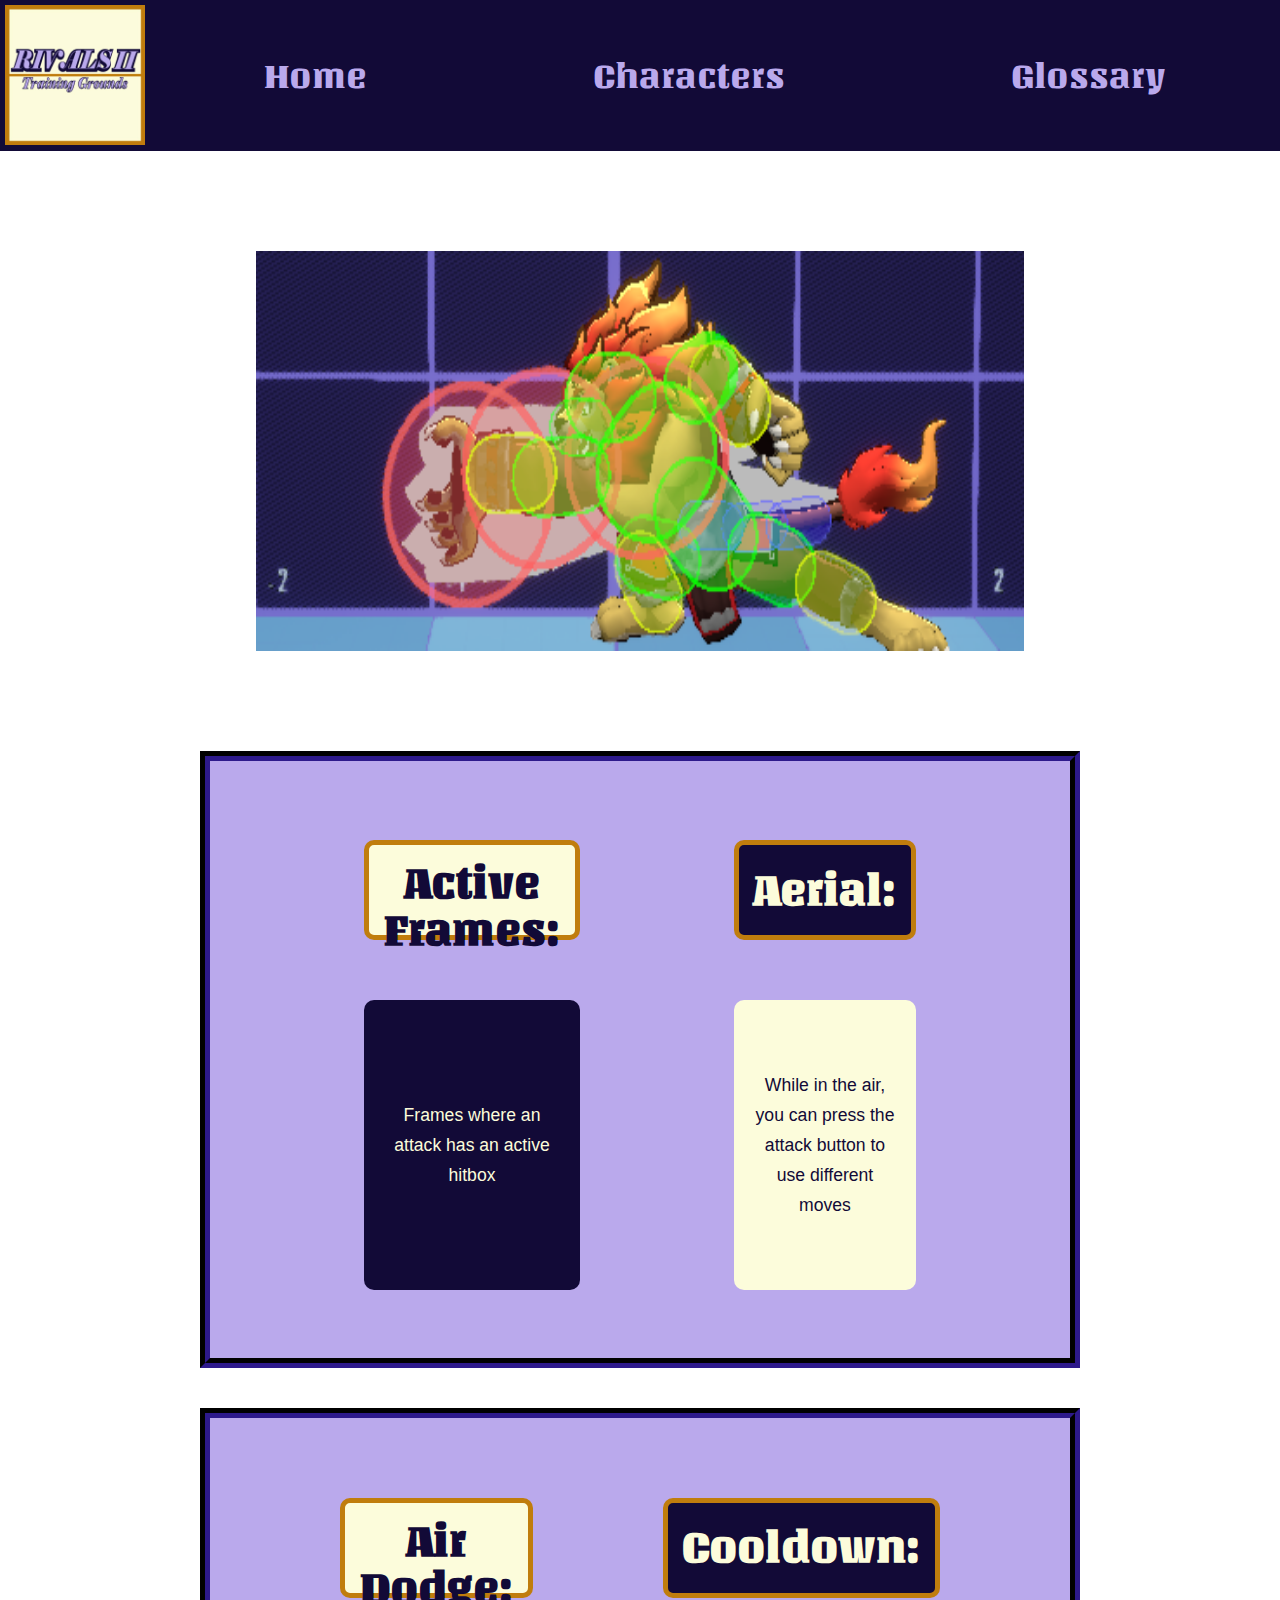
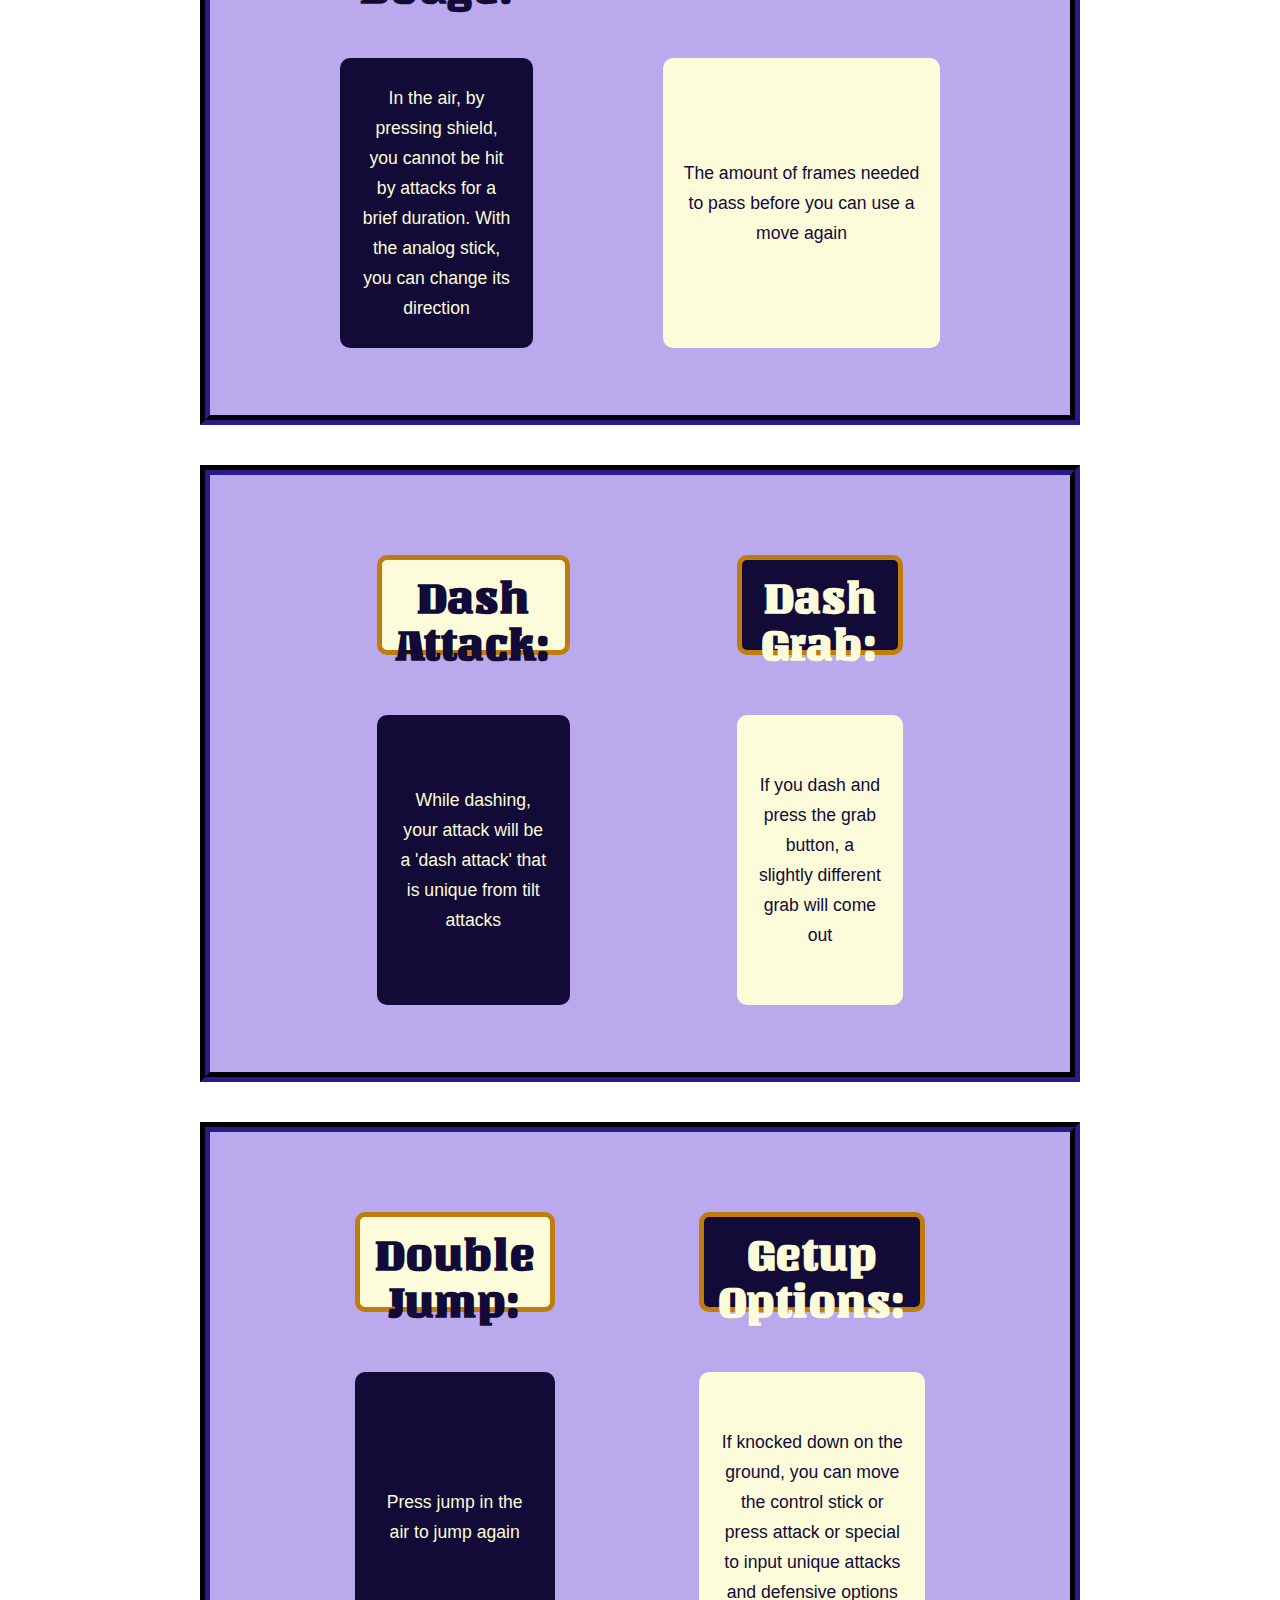
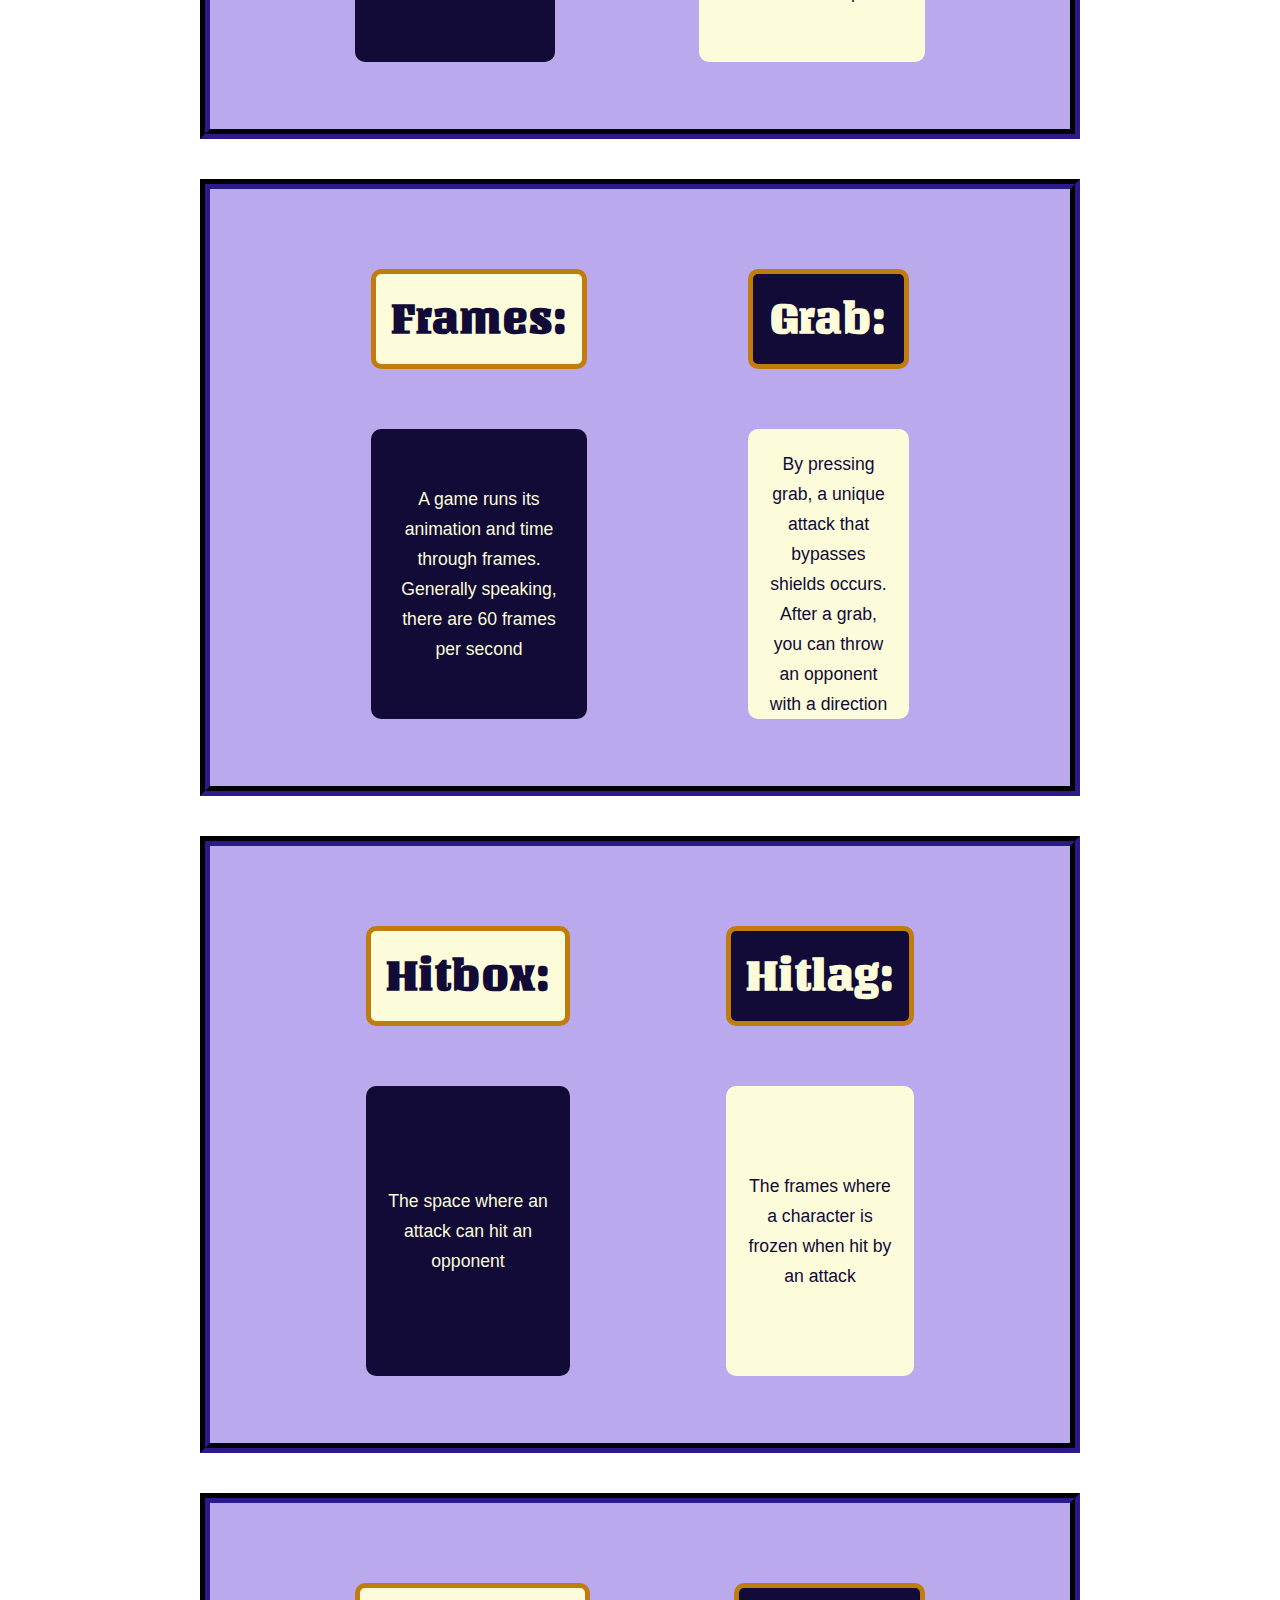
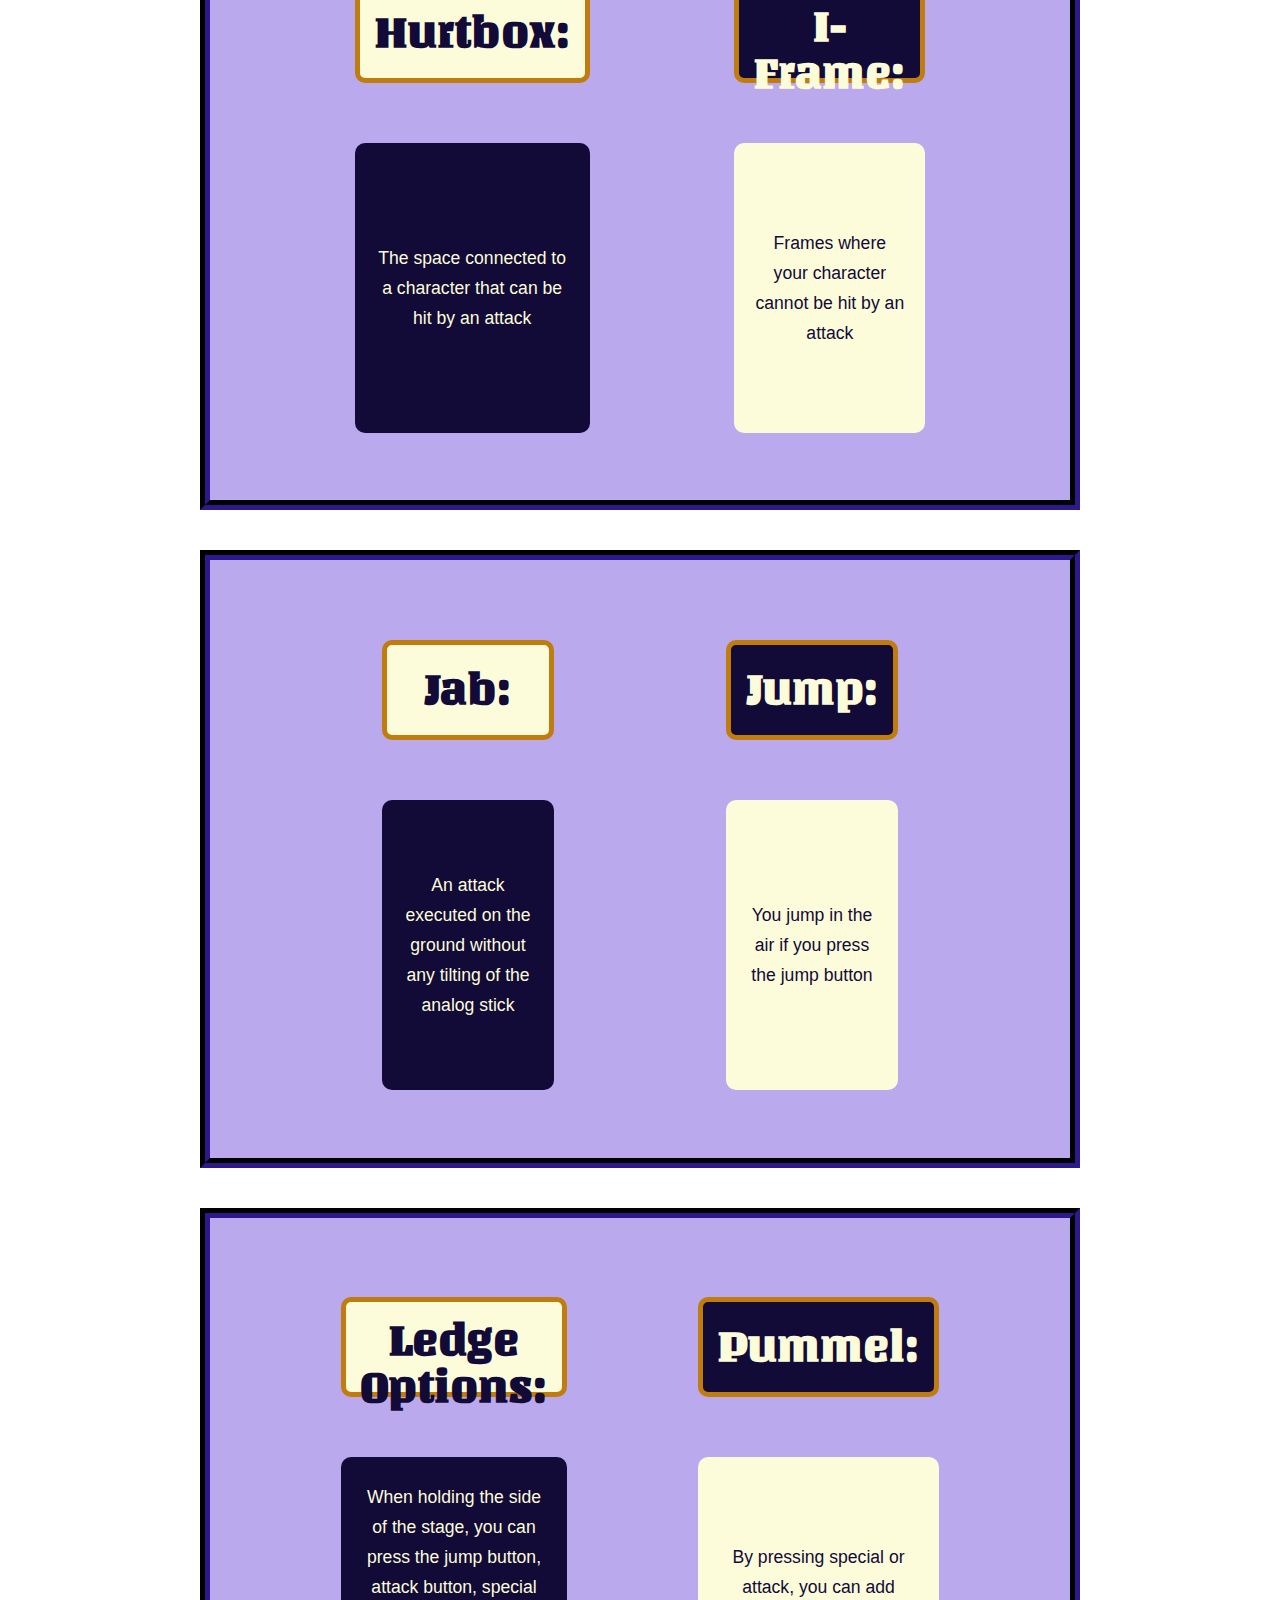
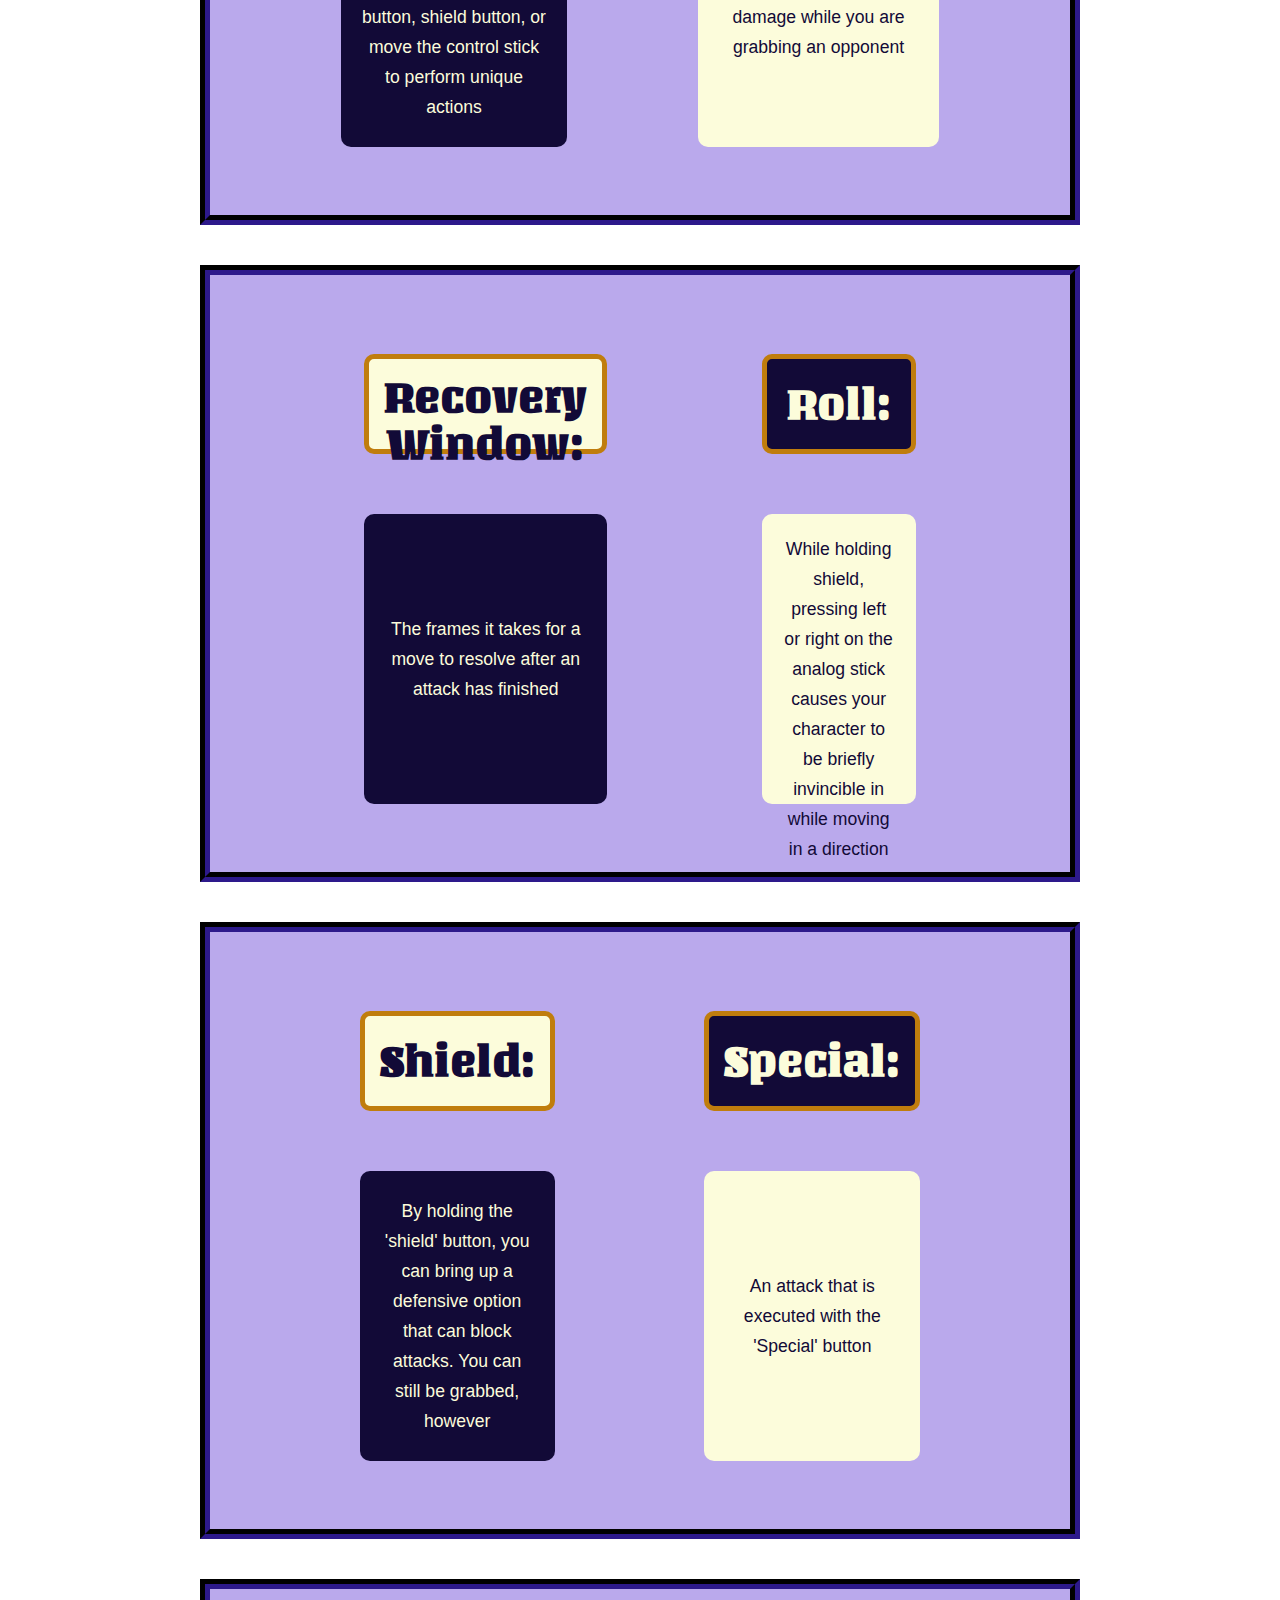
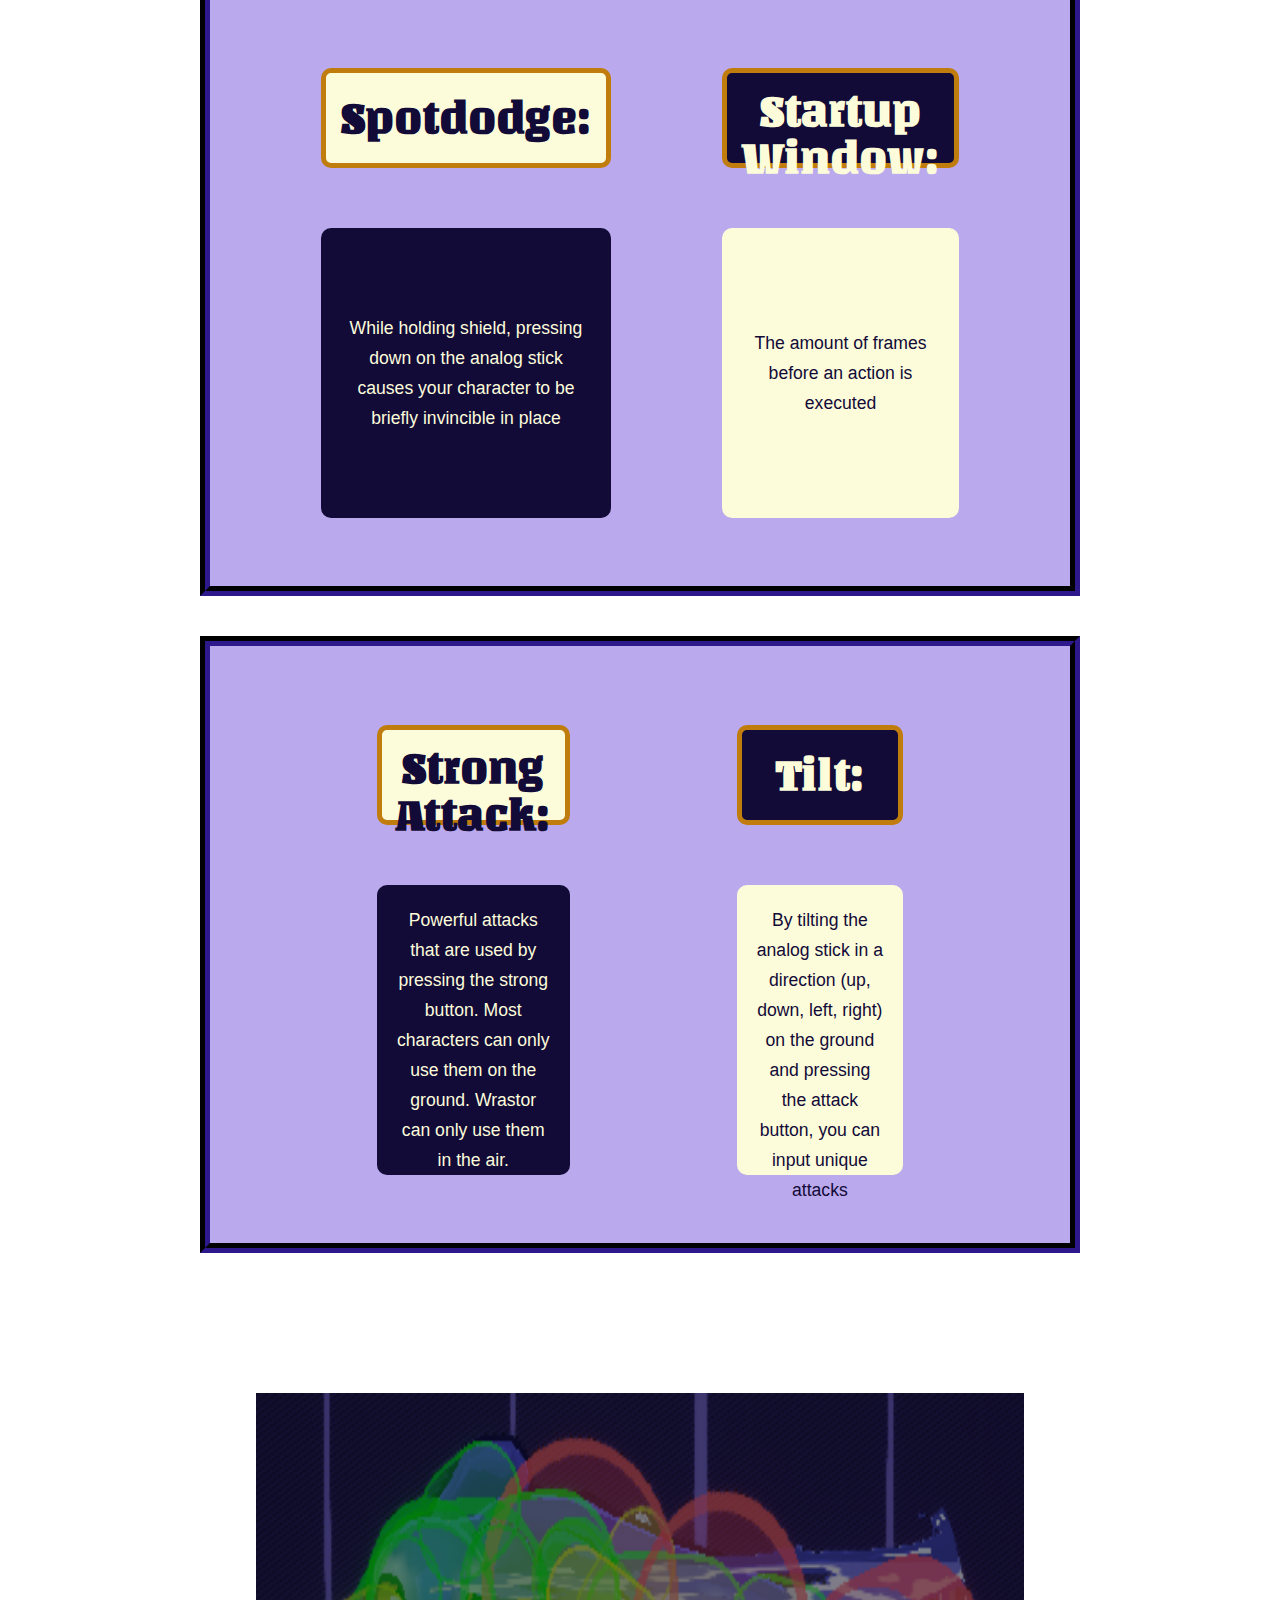
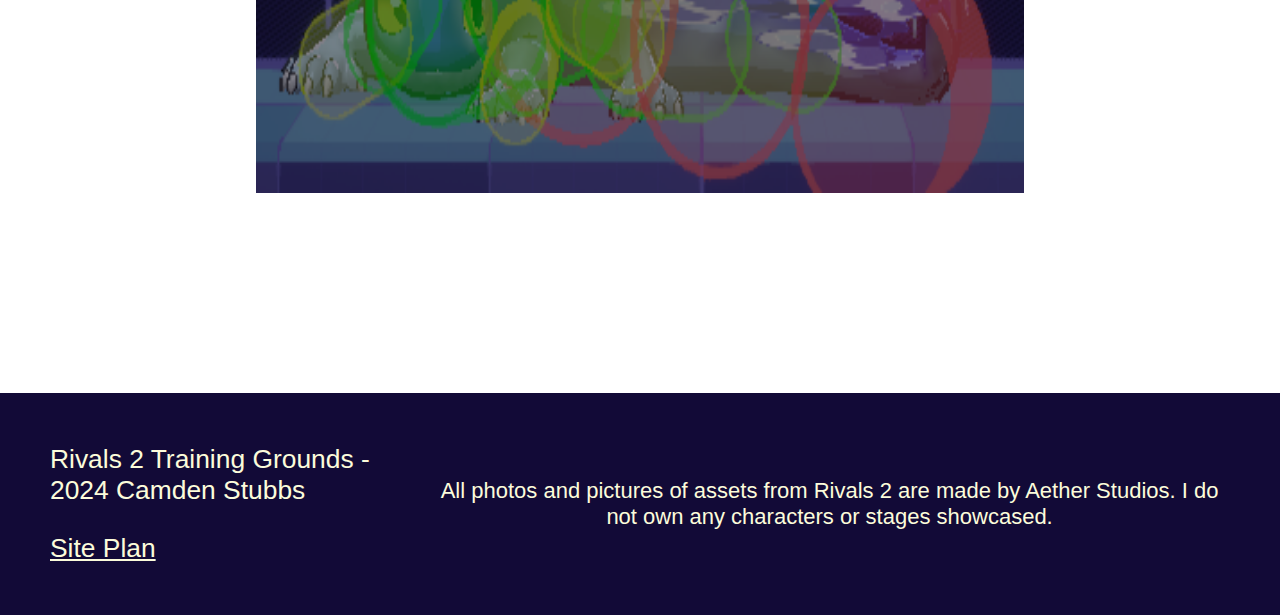
<file: rivals-2/rivals-glossary.html>
<!DOCTYPE html>
<html lang="en">
<head>
    <meta charset="UTF-8">
    <meta name="viewport" content="width=device-width, initial-scale=1.0">  
    <title>Rivals 2 | Training Ground Glossary</title>
    <link rel="stylesheet" href="styles-rivals/glossary-style.css">
</head>
<body>
    <div id="content-rivals">
        <header>
            <a id="logo-link-rivals" href="index.html">
                <img class="logo-rivals" src="images-rivals/rivals-logo.jpg" alt="Rivals 2 Logo">
            </a>
            <nav>
                <a href="index.html">Home</a>
                <a href="rivals-characters.html">Characters</a>
                <a href="rivals-glossary.html">Glossary</a>
            </nav>
        </header>
        <div class="glossary-ends">
            <img class="glossary-img" src="images-rivals/glossary-1.png" alt="Picture of Zetterburn">
        </div>
        <div id="glossary-definition">
            <section class="glossary-row">
                <section class="left-column">
                    <h1>
                        Active Frames:
                    </h1>
                    <p>
                        Frames where an attack has an active hitbox
                    </p>
                </section>    
                <section class="right-column">
                    <h1>
                        Aerial:
                    </h1>
                    <p>
                        While in the air, you can press the attack button to use different moves
                    </p>
                </section>
            </section>
            <section class="glossary-row">
                <section class="left-column">
                    <h1>
                        Air Dodge:
                    </h1>
                    <p>
                        In the air, by pressing shield,
                        you cannot be hit by attacks for a brief duration.
                        With the analog stick, you can change its direction
                    </p>
                </section>
                <section class="right-column">
                    <h1>
                        Cooldown:
                    </h1>
                    <p>
                        The amount of frames needed to pass before you can use a move again
                    </p>
                </section>
            </section>
            <section class="glossary-row">
                <section class="left-column">
                    <h1>
                        Dash Attack:
                    </h1>
                    <p>
                        While dashing, your attack will be a 'dash attack'
                        that is unique from tilt attacks
                    </p>
                </section>
                <section class="right-column">
                    <h1>
                        Dash Grab:
                    </h1>
                    <p>
                        If you dash and press the grab button,
                        a slightly different grab will come out
                    </p>
                </section>
            </section>
            <section class="glossary-row">
                <section class="left-column">
                    <h1>
                        Double Jump:
                    </h1>
                    <p>
                        Press jump in the air to jump again
                    </p>
                </section>
                <section class="right-column">
                    <h1>
                        Getup Options:
                    </h1>
                    <p>
                        If knocked down on the ground, you can move the control
                        stick or press attack or special to input unique attacks and
                        defensive options
                    </p>
                </section>
            </section>
            <section class="glossary-row">
                <section class="left-column">
                    <h1>
                        Frames:
                    </h1>
                    <p>
                        A game runs its animation and time through frames.
                        Generally speaking, there are 60 frames per second
                    </p>
                </section>
                <section class="right-column">
                    <h1>
                        Grab:
                    </h1>
                    <p>
                        By pressing grab, a unique attack that bypasses shields occurs.
                        After a grab, you can throw an opponent with a direction
                    </p>
                </section>
            </section>
            <section class="glossary-row">
                <section class="left-column">
                    <h1>
                        Hitbox:
                    </h1>
                    <p>
                        The space where an attack can hit an opponent
                    </p>
                </section>
                <section class="right-column">
                    <h1>
                        Hitlag:
                    </h1>
                    <p>
                        The frames where a character is frozen when hit by an attack
                    </p>
                </section>
            </section>
            <section class="glossary-row">
                <section class="left-column">
                    <h1>
                        Hurtbox:
                    </h1>
                    <p>
                        The space connected to a character that can be hit by an attack
                    </p>
                </section>
                <section class="right-column">
                    <h1>
                        I-Frame:
                    </h1>
                    <p>
                        Frames where your character cannot be hit by an attack
                    </p>
                </section>
            </section>
            <section class="glossary-row">
                <section class="left-column">
                    <h1>
                        Jab:
                    </h1>
                    <p>
                        An attack executed on the ground without any tilting of the analog stick
                    </p>
                </section>
                <section class="right-column">
                    <h1>
                        Jump:
                    </h1>
                    <p>
                        You jump in the air if you press the jump button
                    </p>
                </section>
            </section>
            <section class="glossary-row">
                <section class="left-column">
                    <h1>
                        Ledge Options:
                    </h1>
                    <p>
                        When holding the side of the stage, you can press the jump button,
                        attack button, special button, shield button, or move the
                        control stick to perform unique actions
                    </p>
                </section>
                <section class="right-column">
                    <h1>
                        Pummel:
                    </h1>
                    <p>
                        By pressing special or attack, you can add damage while you are grabbing an opponent
                    </p>
                </section>
            </section>
            <section class="glossary-row">
                <section class="left-column">
                    <h1>
                        Recovery Window:
                    </h1>
                    <p>
                        The frames it takes for a move to resolve after an attack has finished
                    </p>
                </section>
                <section class="right-column">
                    <h1>
                        Roll:
                    </h1>
                    <p>
                        While holding shield, pressing left or right on the analog stick
                        causes your character to be briefly invincible
                        in while moving in a direction
                    </p>
                </section>
            </section>
            <section class="glossary-row">
                <section class="left-column">
                    <h1>
                        Shield:
                    </h1>
                    <p>
                        By holding the 'shield' button, you can bring up a defensive option that
                        can block attacks. You can still be grabbed, however
                    </p>
                </section>
                <section class="right-column">
                    <h1>
                        Special:
                    </h1>
                    <p>
                        An attack that is executed with the 'Special' button
                    </p>
                </section>
            </section>
            <section class="glossary-row">
                <section class="left-column">
                    <h1>
                        Spotdodge:
                    </h1>
                    <p>
                        While holding shield, pressing down on the analog stick
                        causes your character to be briefly invincible in place
                    </p>
                </section>
                <section class="right-column">
                    <h1>
                        Startup Window:
                    </h1>
                    <p>
                        The amount of frames before an action is executed
                    </p>
                </section>
            </section>
            <section class="glossary-row">
                <section class="left-column">
                    <h1>
                        Strong Attack:
                    </h1>
                    <p>
                        Powerful attacks that are used by pressing the strong button.
                        Most characters can only use them on the ground.
                        Wrastor can only use them in the air.
                    </p>
                </section>
                <section class="right-column">
                    <h1>
                        Tilt:
                    </h1>
                    <p>
                        By tilting the analog stick in a direction (up, down, left, right)
                        on the ground and pressing the attack button,
                        you can input unique attacks
                    </p>
                </section>
            </section>
        </div>
        <div class="glossary-ends">
            <img class="glossary-img" src="images-rivals/glossary-2.png" alt="Picture of Orcane">
        </div>
        <footer>
            <div>
                <p>
                    Rivals 2 Training Grounds - 2024 Camden Stubbs
                </p>
                <p>
                    <a href="site-plan.html">Site Plan</a>
                </p>
            </div>
            <p id="disclaimer">
                All photos and pictures of assets from Rivals 2 are
                made by Aether Studios. I do not own any characters or stages
                showcased.
            </p>
        </footer>
    </div>
</body>
</html>
</file>
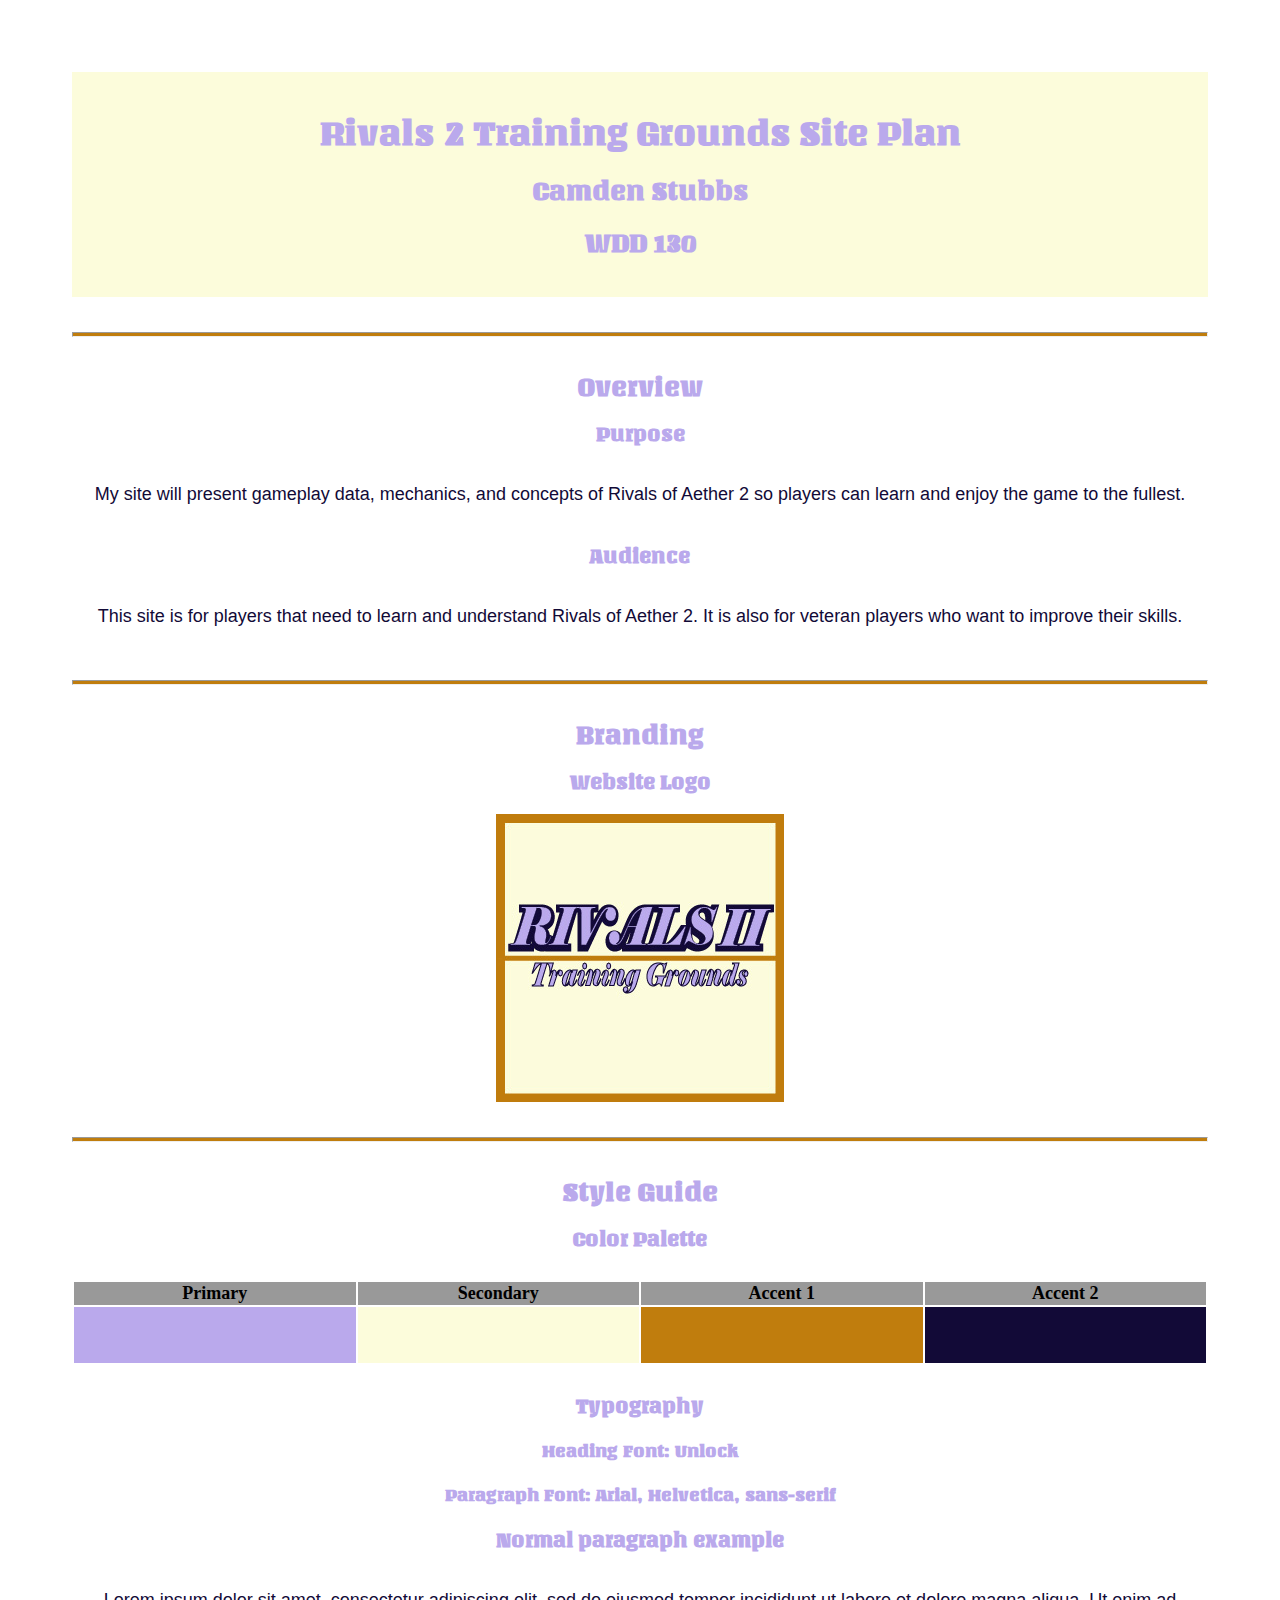
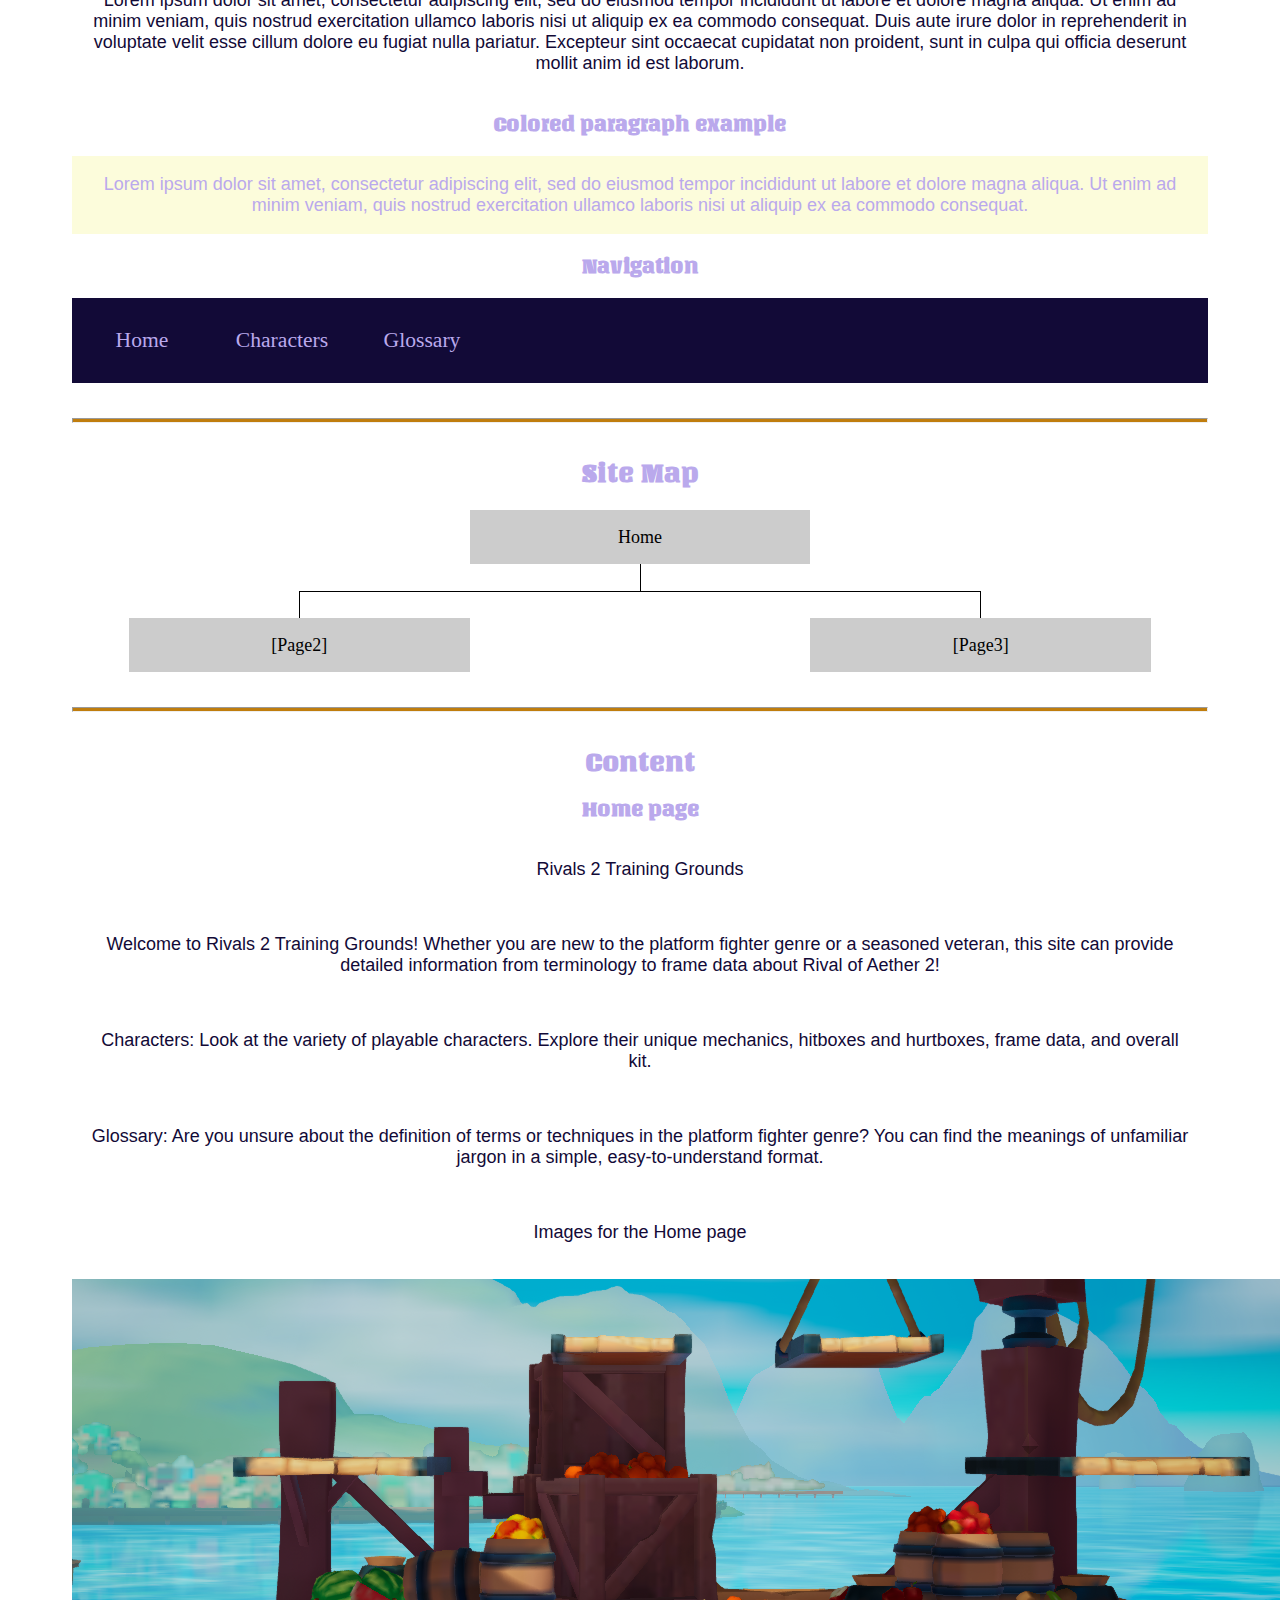
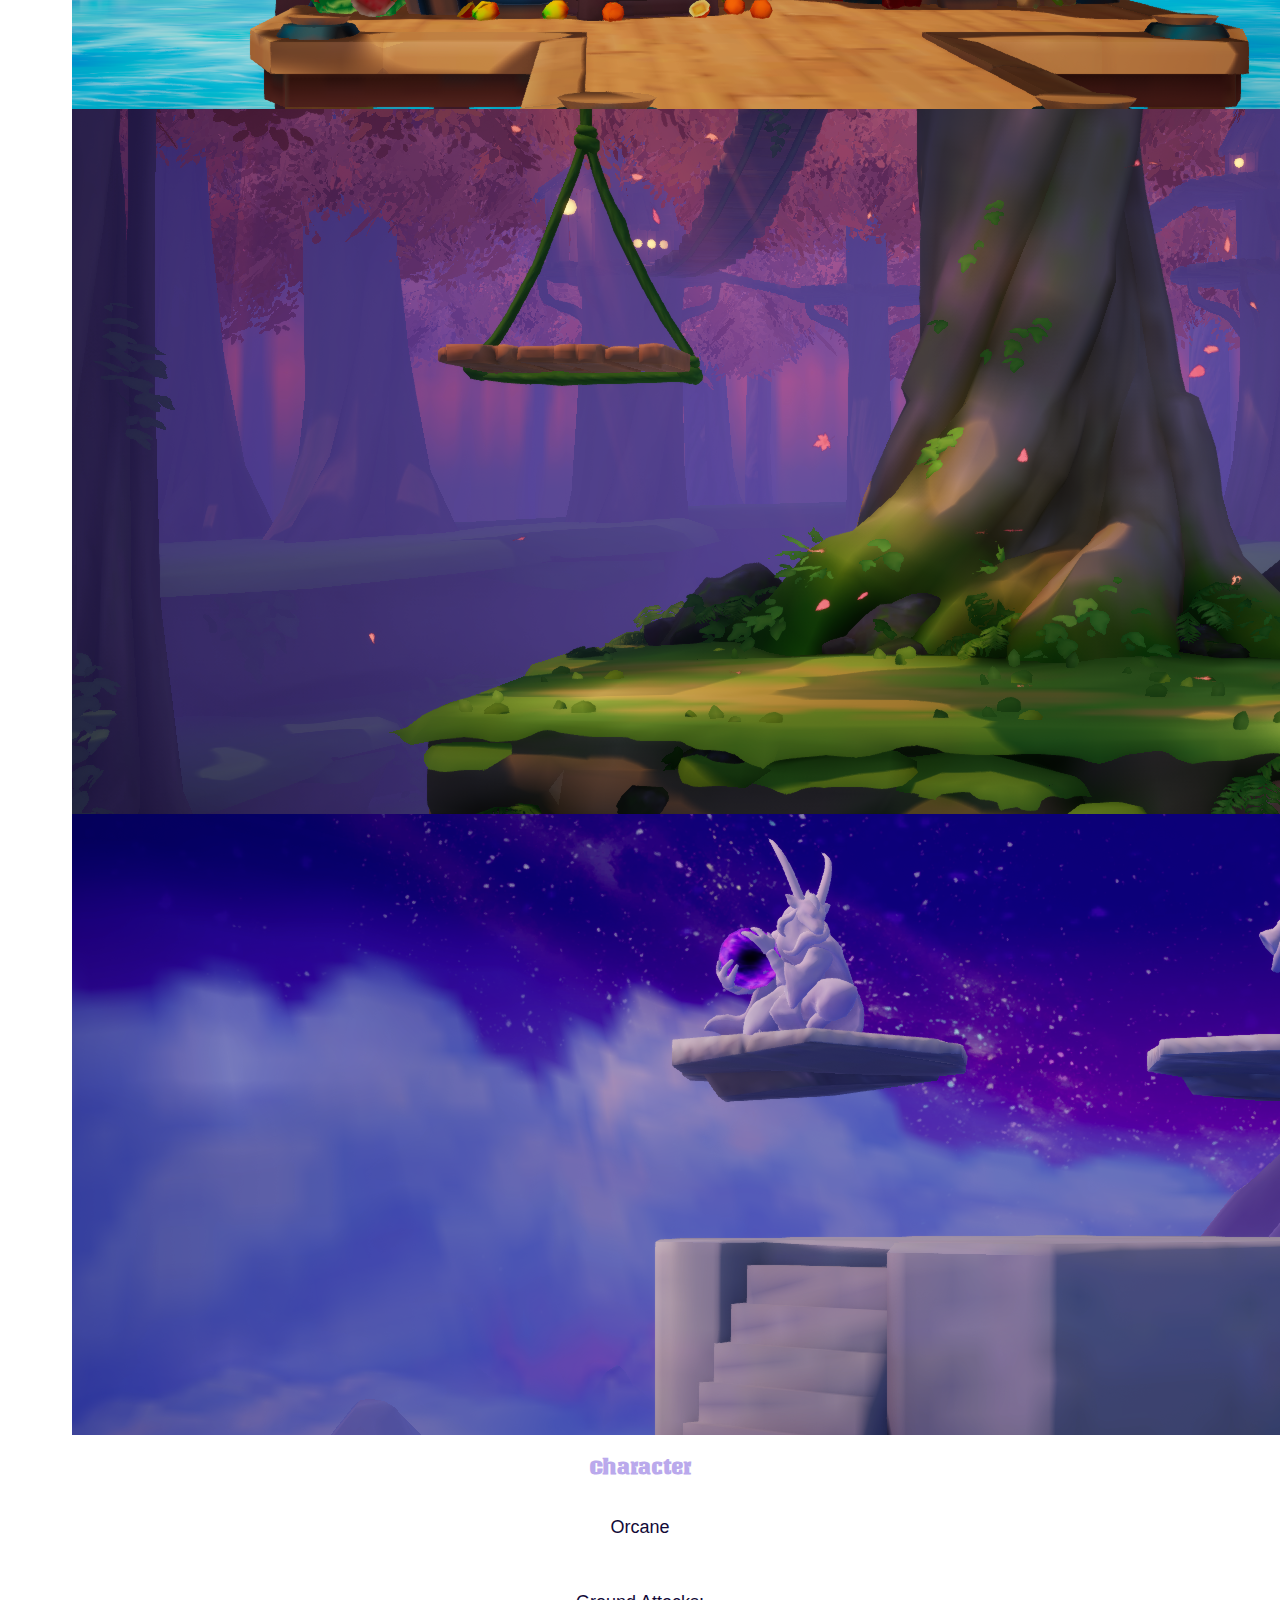
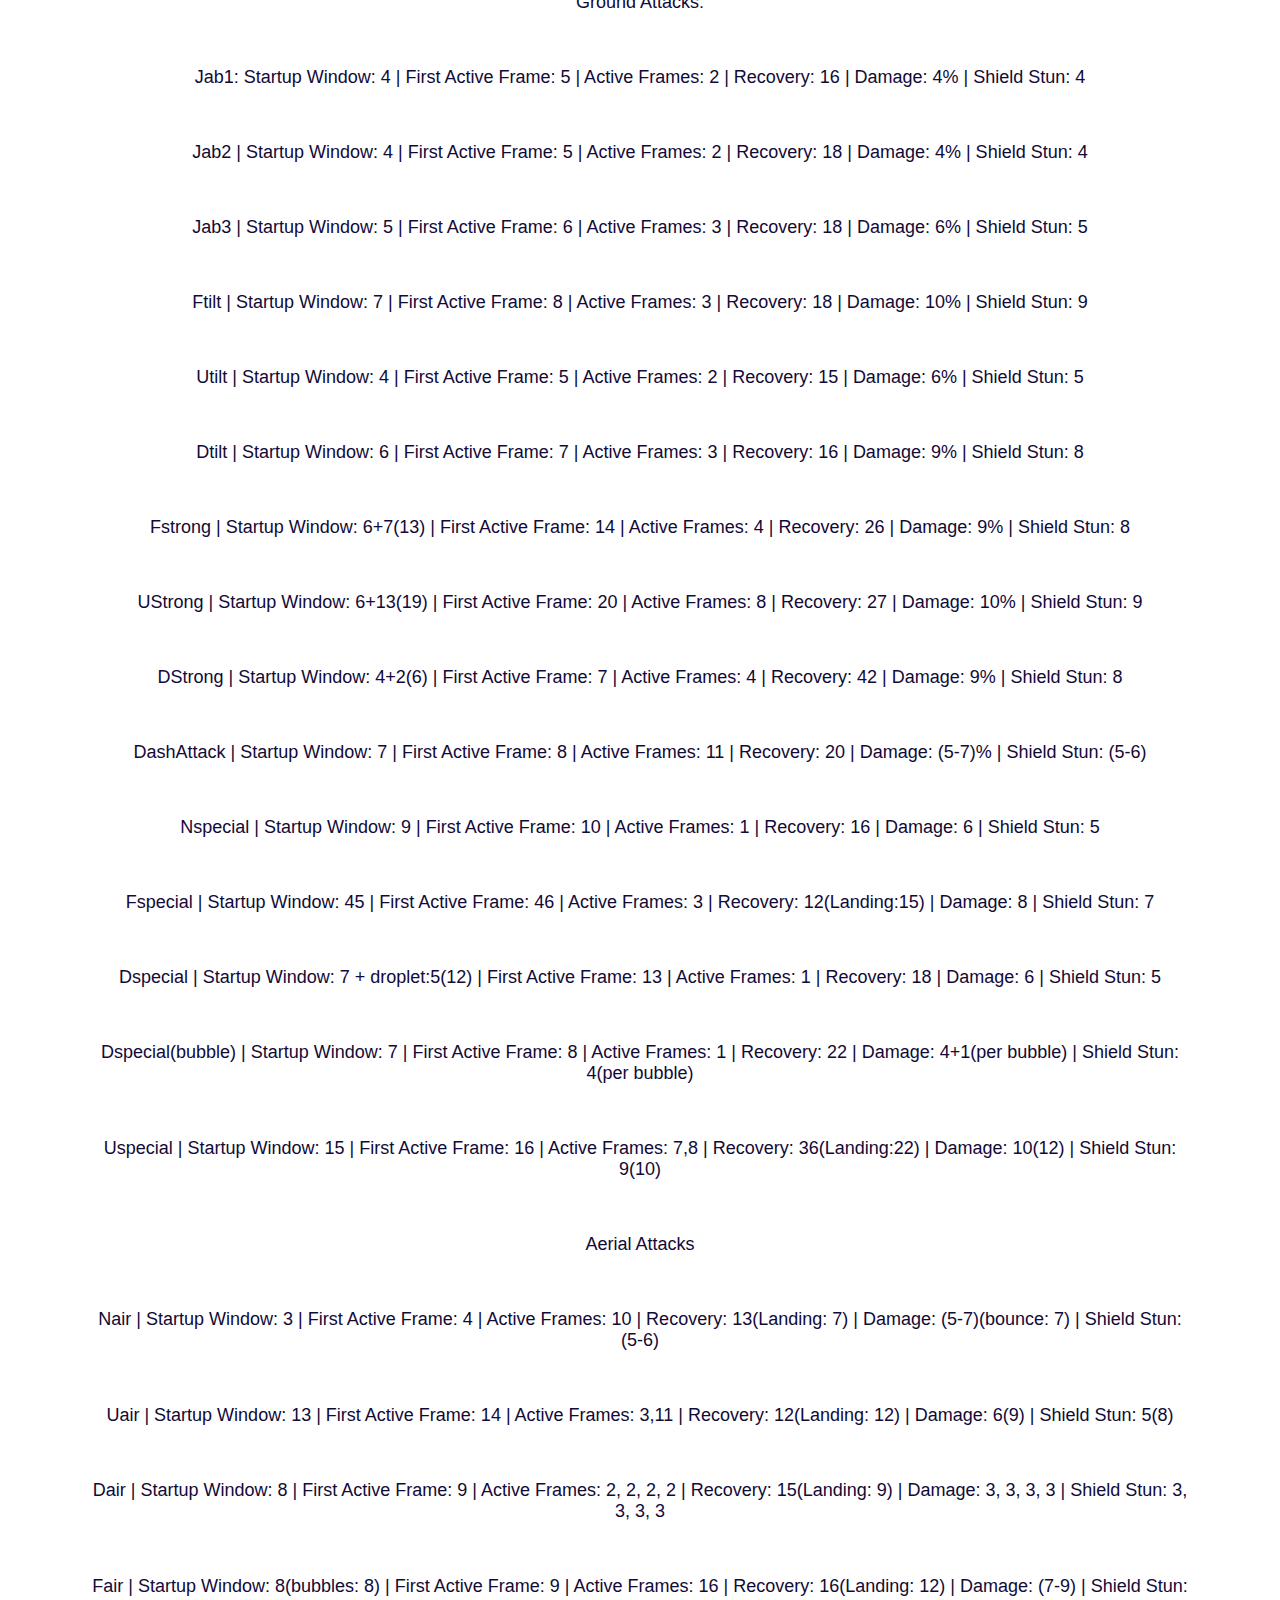
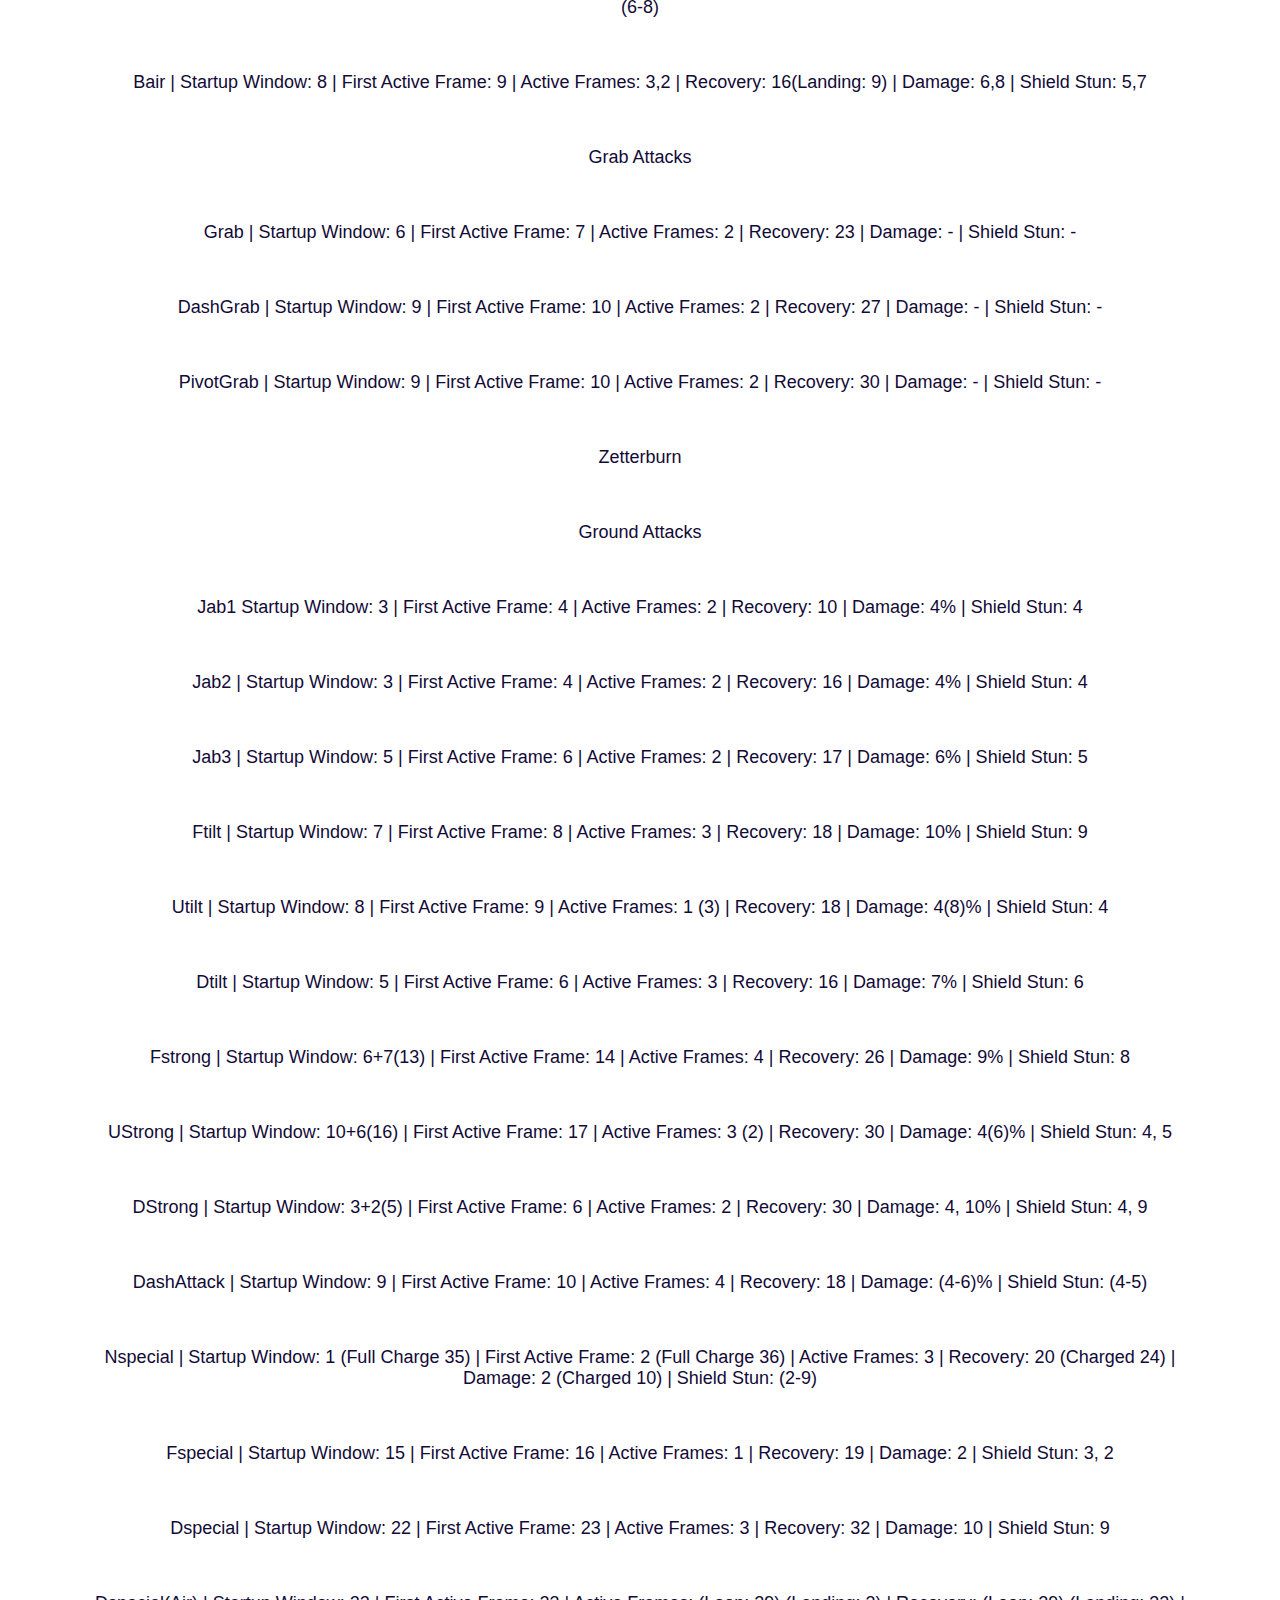
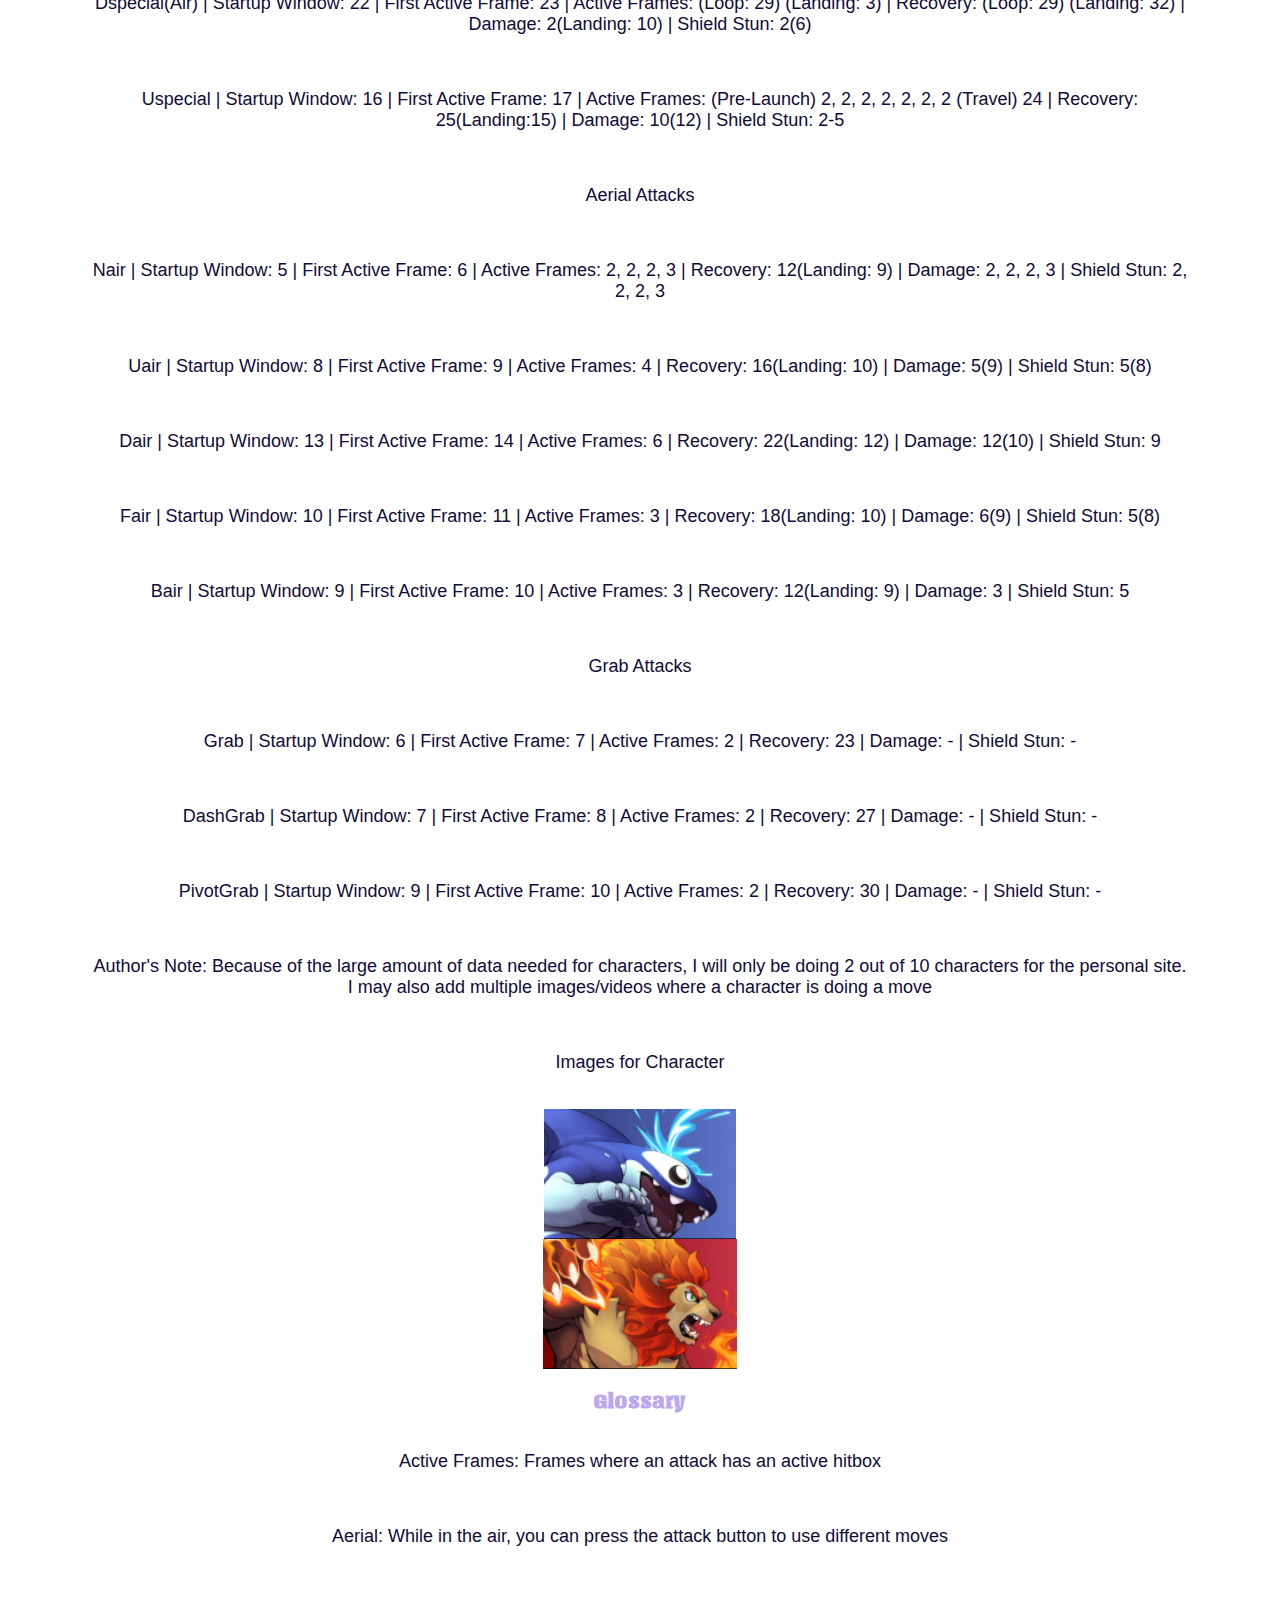
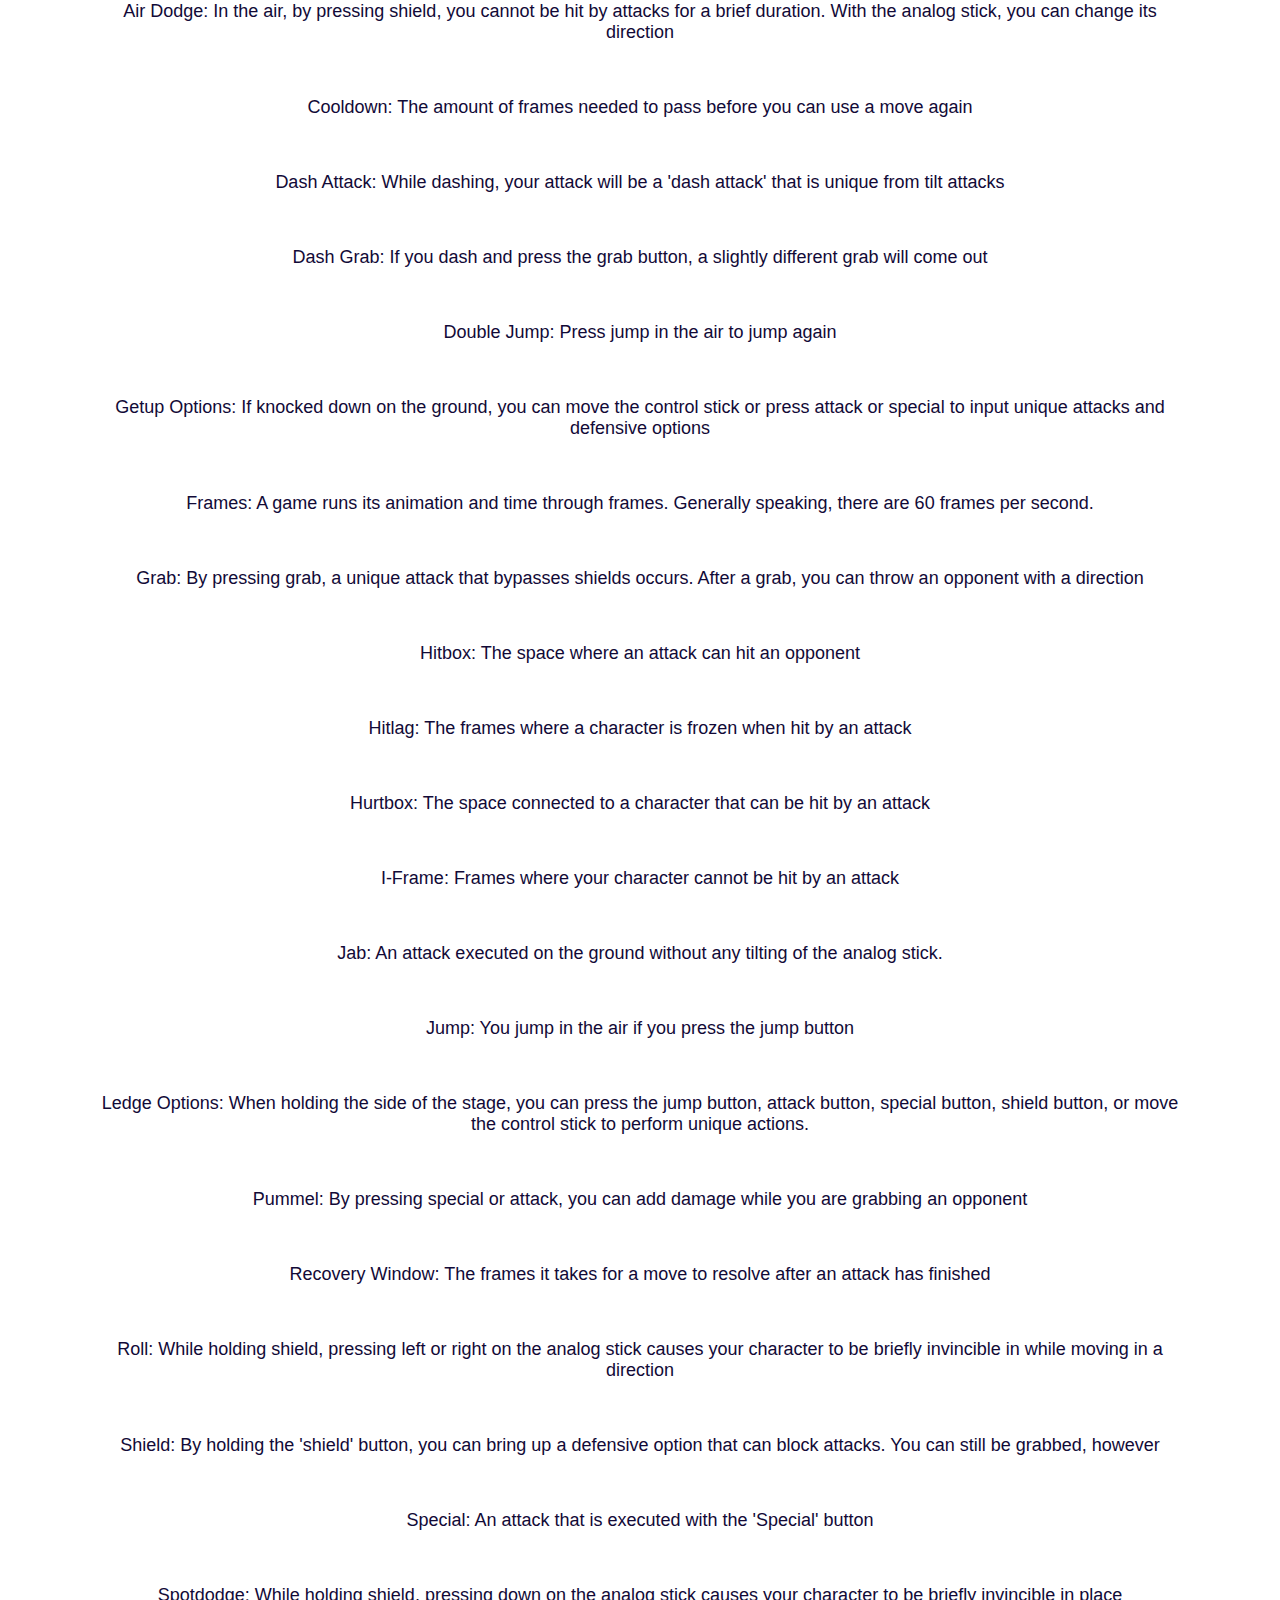
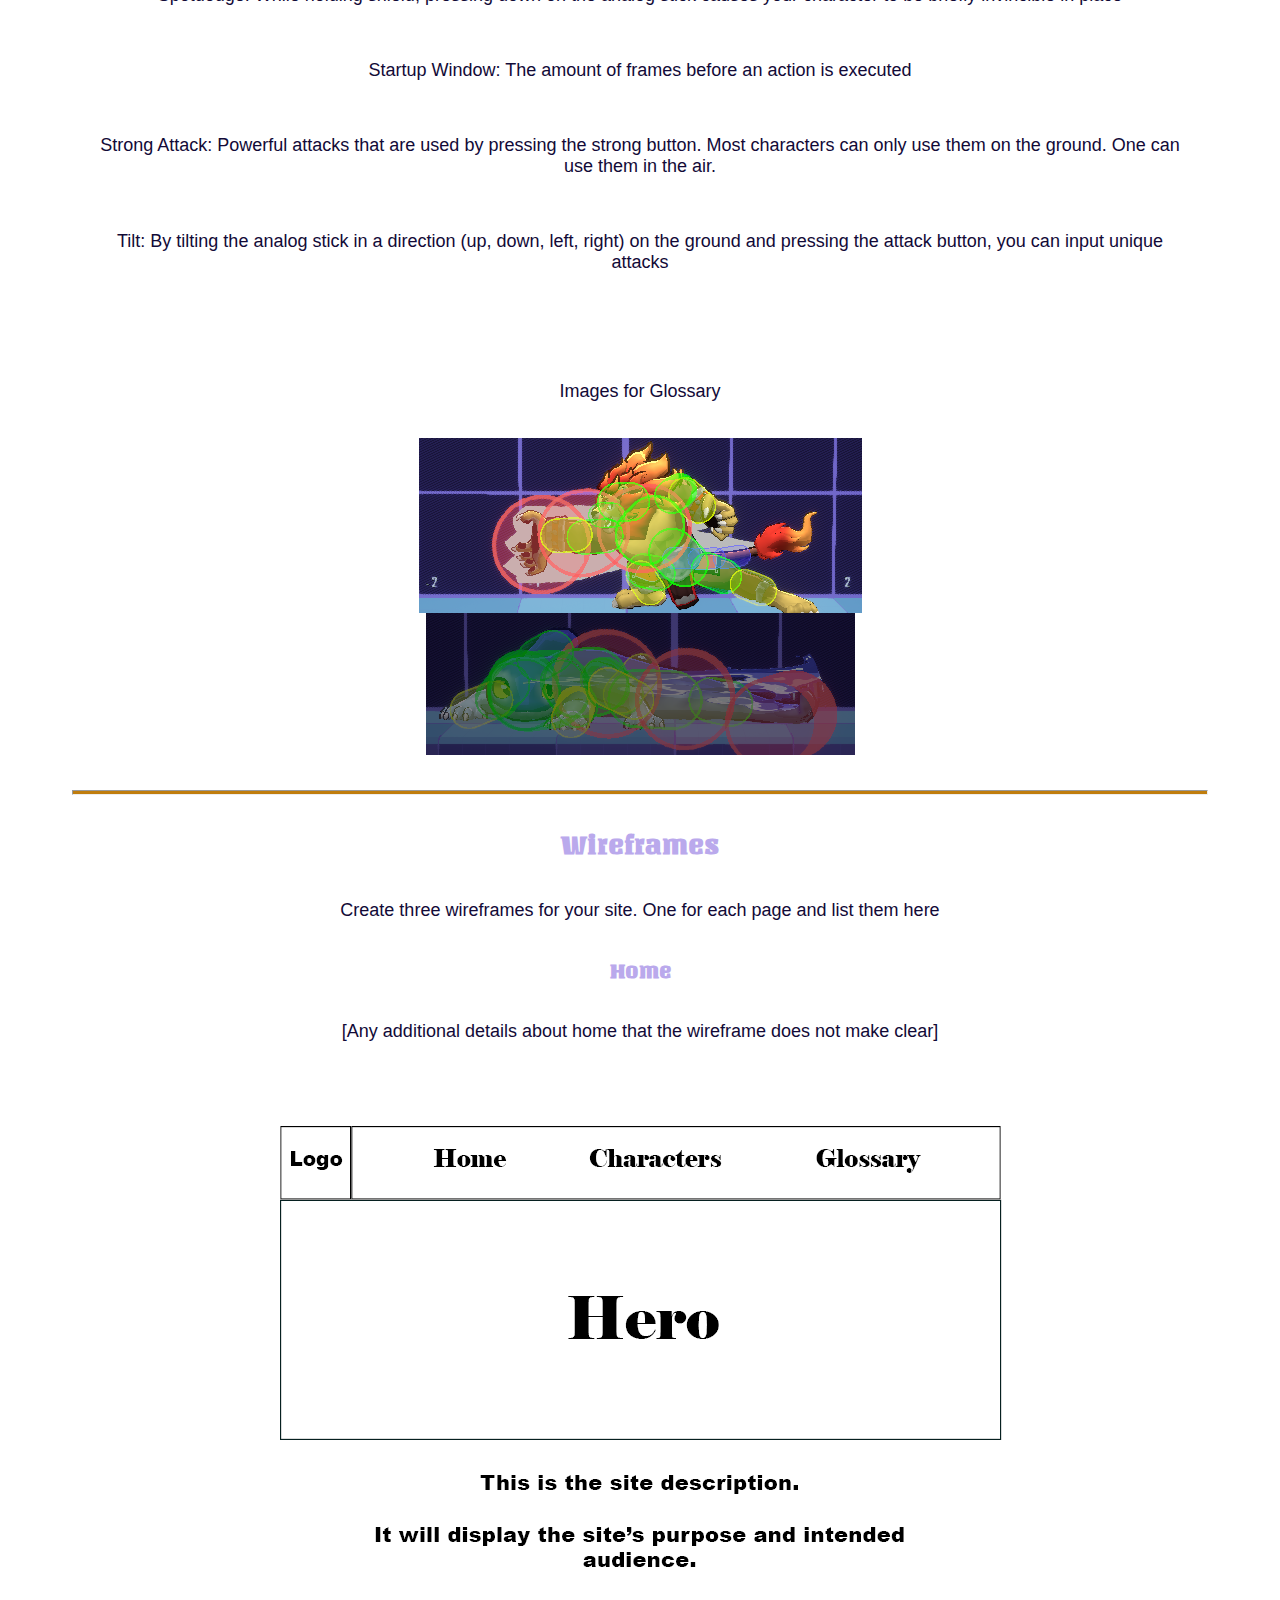
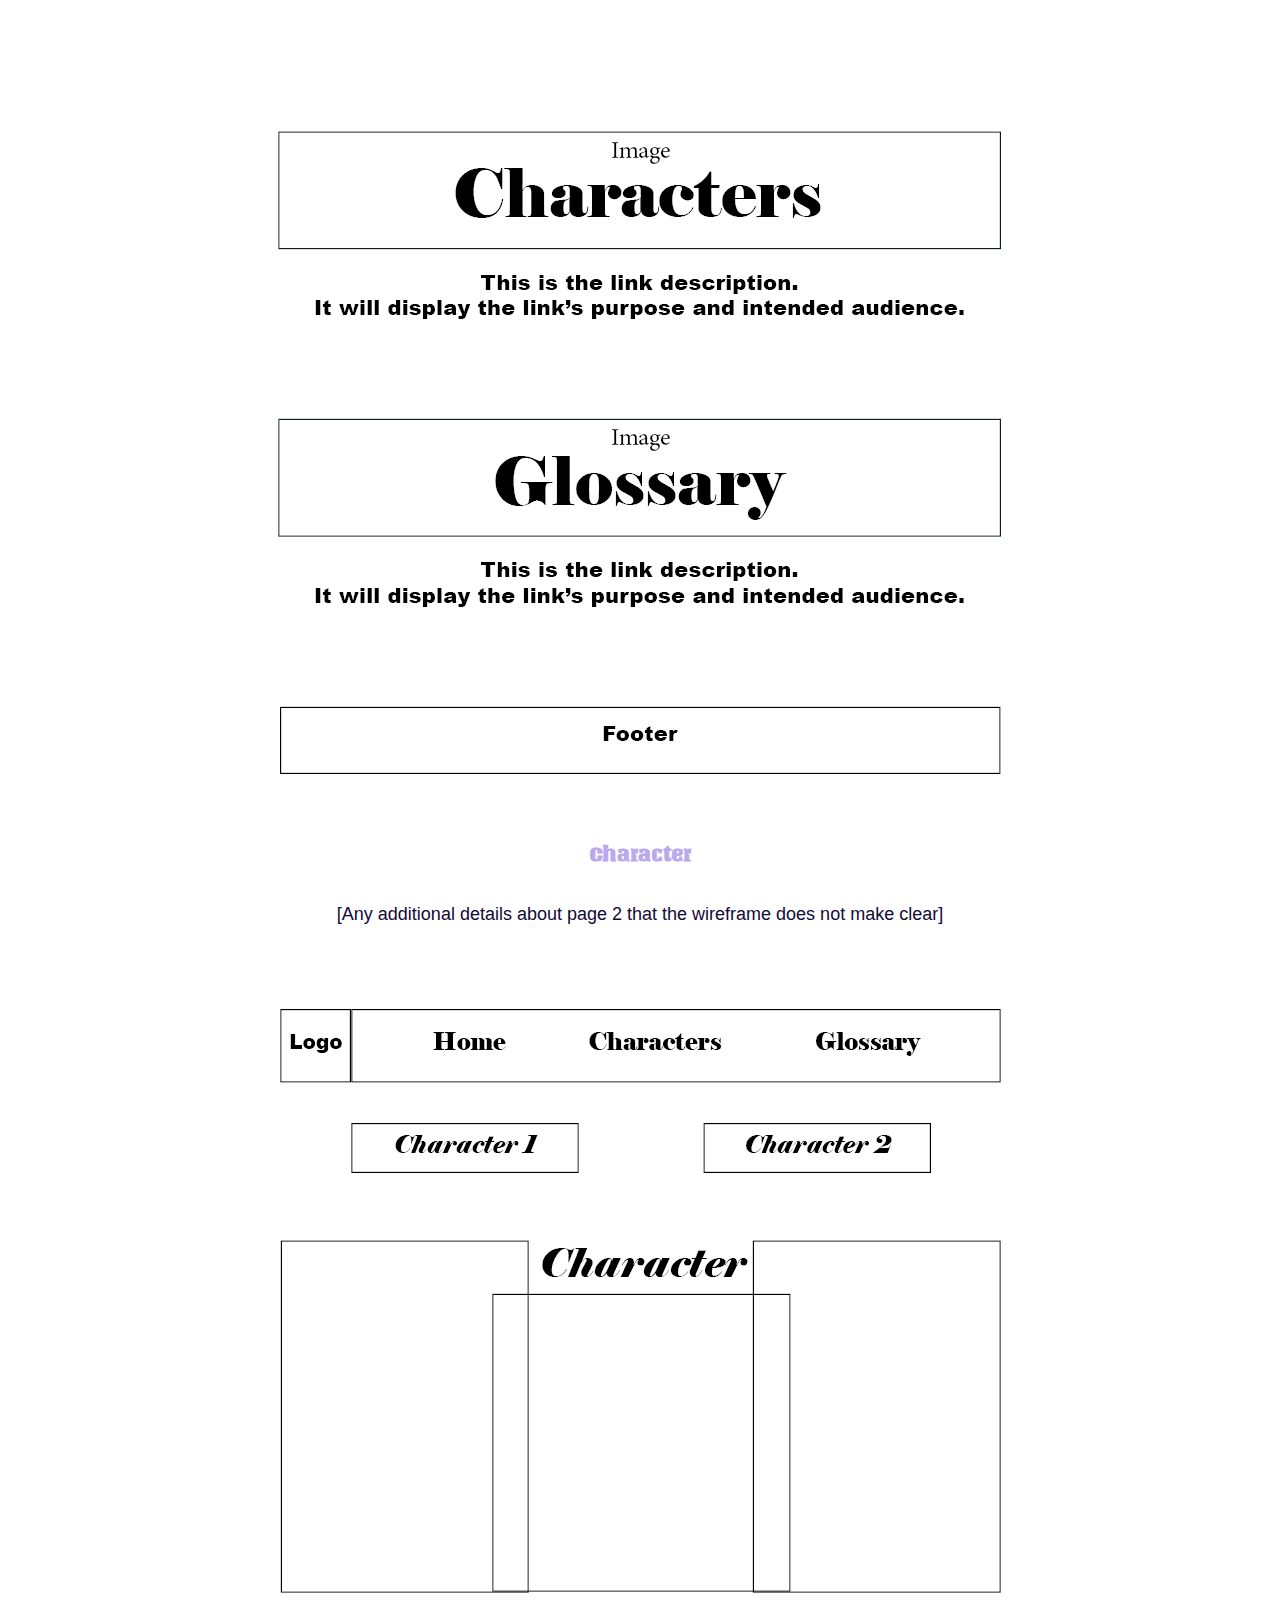
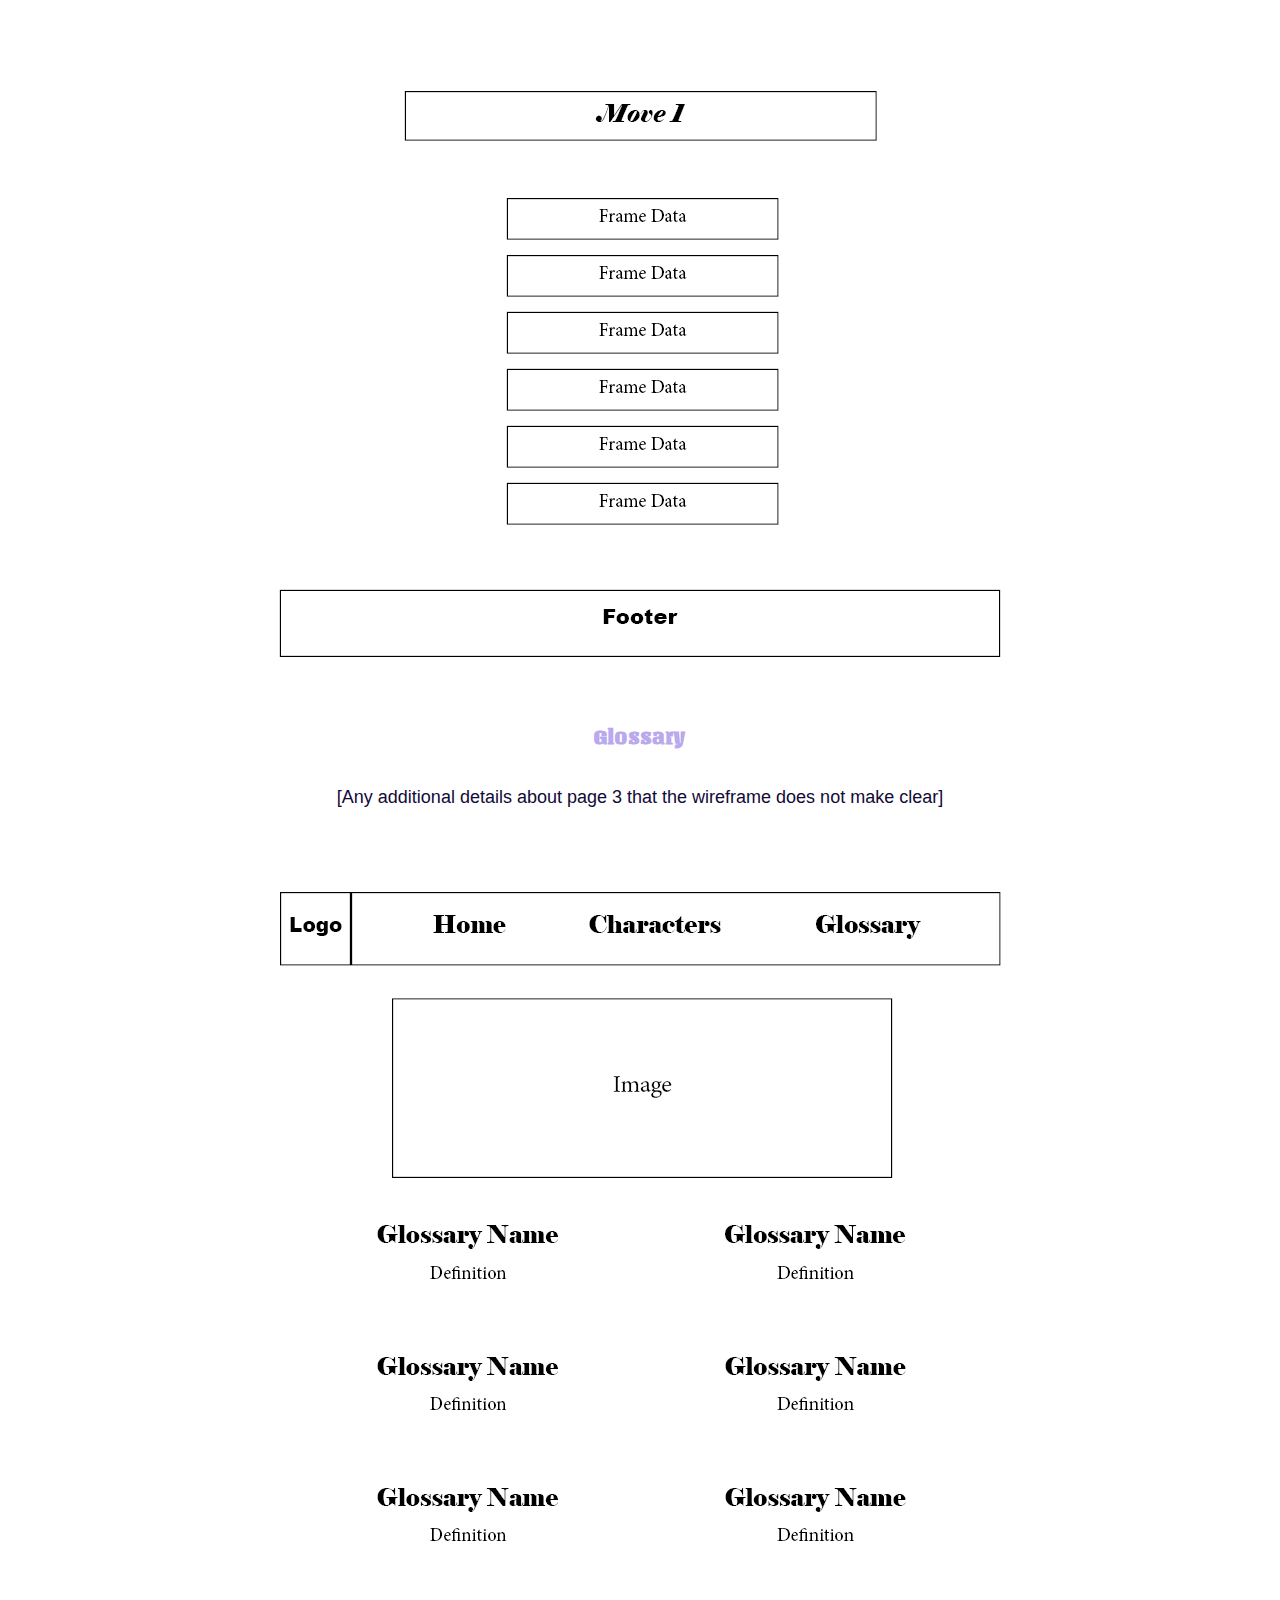
<file: rivals-2/site-plan.html>
<!DOCTYPE html>
<html lang="en-us">
    
  <head>
    <meta charset="utf-8">
    <title>Site Plan</title>
    <link type="text/css" rel="stylesheet" href="styles-rivals/site-plan.css">
  </head>

  <body>
    <header>
      <h1>Rivals 2 Training Grounds Site Plan</h1>
      <h2>Camden Stubbs</h2>
      <h2>WDD 130</h2>
      <!-- In the header above, add the name or your site, your name and class number. For example if you are in section 3 you would put WDD 130.03 -->
    </header>
    <main>

      <!-- ------------------------Steps 2-3------------------------------ -->
      <hr>
      <h2>Overview</h2>
      <h3>Purpose</h3>
      <p>My site will present gameplay data, mechanics, and concepts of Rivals of Aether 2 so players can learn and enjoy the game to the fullest.</p>  <!-- change this -->


      <h3>Audience</h3>
      <p>This site is for players that need to learn and understand Rivals of Aether 2. It is also for veteran
        players who want to improve their skills.
      </p>  <!-- change this -->

      <hr>
      <h2>Branding</h2>
      <h3>Website Logo</h3>
      <!-- Replace this with some sort of logo for your site.  A logo can be as simple as the name of your site in a nice font :) -->
      <img src="images-rivals/rivals-logo.jpg" alt="Logo image">
      <hr>
      <h2>
        Style Guide
      </h2>

      <!-- ------------------------Steps 4-8------------------------------ -->

      <h3>
        Color Palette
      </h3>
      <!--  The colors you choose for a website are one of the most important decisions you will make. Follow the instructions on the activity in iLearn. You should have at least 2 colors but do not have to fill in all 4 if you do not need them.  -->

      <table class="colors">
        <tr><th>Primary</th><th>Secondary</th><th>Accent 1</th><th>Accent 2</th></tr>
        <!-- Switch to the site-plan.css file and change your colors there. -->
        <tr><td class="primary"></td><td class="secondary"></td><td class="accent1"></td><td class="accent2"></td></tr>
      </table>

      <!-- ------------------------Step 9------------------------------ -->

      <h3>
        Typography
      </h3>
      <!-- Choose a font for your paragraphs (body copy) and headlines. What font(s) have you chosen? Why did you choose what you did?  Make sure to review the list of web safe fonts at W3Schools.org as a starting point.  Think also about which of your colors above you might use for background and font colors. -->

      <h4>
        Heading Font: Unlock  <!-- change this -->
      </h4>
      <h4>
        Paragraph Font: Arial, Helvetica, sans-serif  <!-- change this -->
      </h4>
      <h3>
        Normal paragraph example
      </h3>
      <p>
        Lorem ipsum dolor sit amet, consectetur adipiscing elit, sed do eiusmod tempor incididunt ut labore et dolore magna aliqua. Ut enim ad minim veniam, quis nostrud exercitation ullamco laboris nisi ut aliquip ex ea commodo consequat. Duis aute irure dolor in reprehenderit in voluptate velit esse cillum dolore eu fugiat nulla pariatur. Excepteur sint occaecat cupidatat non proident, sunt in culpa qui officia deserunt mollit anim id est laborum.
      </p>
      <h3>
        Colored paragraph example
      </h3>
      <p class="colored">
        Lorem ipsum dolor sit amet, consectetur adipiscing elit, sed do eiusmod tempor incididunt ut labore et dolore magna aliqua. Ut enim ad minim veniam, quis nostrud exercitation ullamco laboris nisi ut aliquip ex ea commodo consequat. 
      </p>

      <!-- ------------------------Step 10------------------------------ -->

      <h3>
        Navigation
      </h3>
      <!-- Think about how you want your navigation bar to look. In the site-plan.css file change the colors to your colors to get the look you desire. --> 
      <nav>
        <a href="#">Home</a>
        <a href="#">Characters</a>
        <a href="#">Glossary</a>
      </nav>
      <hr>
      <h2>
        Site Map
      </h2>
      <div class="sitemap">
        <div class="sm-home">
          Home
        </div>
        <div class="sm-page2">
          [Page2] <!-- change this -->
        </div>
        <div class="sm-page3">
          [Page3]  <!-- change this -->
        </div>

        <div class="top">
          &nbsp;
        </div>
        <div class="left">
          &nbsp;
        </div>
        <div class="right">
          &nbsp;
        </div>

      </div>

      <!-- --------Content Section -------------- -->
      <hr>
      <h2>
        Content
      </h2>
      <h3>Home page</h3>
      <p>
        Rivals 2 Training Grounds
      </p>
      <p>
        Welcome to Rivals 2 Training Grounds! Whether you are new to the platform fighter genre or a seasoned veteran, 
        this site can provide detailed information from terminology to frame data about Rival of Aether 2!
      </p>
      <p>Characters: Look at the variety of playable characters. Explore their unique mechanics, 
        hitboxes and hurtboxes, frame data, and overall kit.
      </p>
      <p>  
        Glossary: Are you unsure about the definition of terms or techniques in the platform fighter genre?
        You can find the meanings of unfamiliar jargon in a simple, easy-to-understand format.
      </p>
      <p>Images for the Home page</p>
        <img src="images-rivals/merchant-port.png" alt="Hero for homepage">
        <img src="images-rivals/stage-1.png" alt="picture of stage">
        <img src="images-rivals/stage-2.png" alt="picture of stage - 2">
      </ul>
      <h3>Character</h3>
      <p>
        Orcane
      </p>
      <p>Ground Attacks:</p>
      <p>
        Jab1:
        Startup Window: 4
        | First Active Frame: 5
        | Active Frames: 2
        | Recovery: 16
        | Damage: 4%
        | Shield Stun: 4
      </p>
      <p>        
        Jab2
        | Startup Window: 4
        | First Active Frame: 5
        | Active Frames: 2
        | Recovery: 18
        | Damage: 4%
        | Shield Stun: 4
      </p>
      <p>        
        Jab3
        | Startup Window: 5
        | First Active Frame: 6
        | Active Frames: 3
        | Recovery: 18
        | Damage: 6%
        | Shield Stun: 5</p>
      <p>
        Ftilt
        | Startup Window: 7
        | First Active Frame: 8
        | Active Frames: 3
        | Recovery: 18
        | Damage: 10%
        | Shield Stun: 9
      </p>
      <p>
        Utilt
        | Startup Window: 4
        | First Active Frame: 5
        | Active Frames: 2
        | Recovery: 15
        | Damage: 6%
        | Shield Stun: 5
      </p>
      <p>
        Dtilt
        | Startup Window: 6
        | First Active Frame: 7
        | Active Frames: 3
        | Recovery: 16
        | Damage: 9%
        | Shield Stun: 8
      </p>
      <p>
        Fstrong
        | Startup Window: 6+7(13)
        | First Active Frame: 14
        | Active Frames: 4
        | Recovery: 26
        | Damage: 9%
        | Shield Stun: 8
      </p>
      <p>
        UStrong
        | Startup Window: 6+13(19)
        | First Active Frame: 20
        | Active Frames: 8
        | Recovery: 27
        | Damage: 10%
        | Shield Stun: 9
      </p>
      <p>
        DStrong
        | Startup Window: 4+2(6)
        | First Active Frame: 7
        | Active Frames: 4
        | Recovery: 42
        | Damage: 9%
        | Shield Stun: 8
      </p>
      <p>
        DashAttack
        | Startup Window: 7
        | First Active Frame: 8
        | Active Frames: 11
        | Recovery: 20
        | Damage: (5-7)%
        | Shield Stun: (5-6)
      </p>
      <p>
        Nspecial
        | Startup Window: 9
        | First Active Frame: 10
        | Active Frames: 1
        | Recovery: 16
        | Damage: 6
        | Shield Stun: 5
      </p>
      <p>
        Fspecial
        | Startup Window: 45
        | First Active Frame: 46
        | Active Frames: 3
        | Recovery: 12(Landing:15)
        | Damage: 8
        | Shield Stun: 7
      </p>
      <p>
        Dspecial
        | Startup Window: 7 + droplet:5(12)
        | First Active Frame: 13
        | Active Frames: 1
        | Recovery: 18
        | Damage: 6
        | Shield Stun: 5
      </p>
      <p>
        Dspecial(bubble)
        | Startup Window: 7
        | First Active Frame: 8
        | Active Frames: 1
        | Recovery: 22
        | Damage: 4+1(per bubble)
        | Shield Stun: 4(per bubble)
      </p>
      <p>
        Uspecial
        | Startup Window: 15
        | First Active Frame: 16
        | Active Frames: 7,8
        | Recovery: 36(Landing:22)
        | Damage: 10(12)
        | Shield Stun: 9(10)
      </p>
      <p>Aerial Attacks</p>
      <p>
        Nair
        | Startup Window: 3
        | First Active Frame: 4
        | Active Frames: 10
        | Recovery: 13(Landing: 7)
        | Damage: (5-7)(bounce: 7)
        | Shield Stun: (5-6)
      </p>
      <p>
        Uair
        | Startup Window: 13
        | First Active Frame: 14
        | Active Frames: 3,11
        | Recovery: 12(Landing: 12)
        | Damage: 6(9)
        | Shield Stun: 5(8)
      </p>
      <p>
        Dair
        | Startup Window: 8
        | First Active Frame: 9
        | Active Frames: 2, 2, 2, 2
        | Recovery: 15(Landing: 9)
        | Damage: 3, 3, 3, 3
        | Shield Stun: 3, 3, 3, 3
      </p>
      <p>
        Fair
        | Startup Window: 8(bubbles: 8)
        | First Active Frame: 9
        | Active Frames: 16
        | Recovery: 16(Landing: 12)
        | Damage: (7-9)
        | Shield Stun: (6-8)
      </p>
      <p>
        Bair
        | Startup Window: 8
        | First Active Frame: 9
        | Active Frames: 3,2
        | Recovery: 16(Landing: 9)
        | Damage: 6,8
        | Shield Stun: 5,7
      </p>
      <p>
        Grab Attacks
      </p>
        <p>
          Grab
          | Startup Window: 6
          | First Active Frame: 7
          | Active Frames: 2
          | Recovery: 23
          | Damage: -
          | Shield Stun: -
        </p>
        <p>
          DashGrab
          | Startup Window: 9
          | First Active Frame: 10
          | Active Frames: 2
          | Recovery: 27
          | Damage: -
          | Shield Stun: -
        </p>
        <p>
          PivotGrab
          | Startup Window: 9
          | First Active Frame: 10
          | Active Frames: 2
          | Recovery: 30
          | Damage: -
          | Shield Stun: -
      </p>
      <p>
        Zetterburn
      </p>
      <p>Ground Attacks</p>
      <p>
        Jab1
        Startup Window: 3
        | First Active Frame: 4
        | Active Frames: 2
        | Recovery: 10
        | Damage: 4%
        | Shield Stun: 4
      </p>
      <p>        
        Jab2
        | Startup Window: 3
        | First Active Frame: 4
        | Active Frames: 2
        | Recovery: 16
        | Damage: 4%
        | Shield Stun: 4
      </p>
      <p>        
        Jab3
        | Startup Window: 5
        | First Active Frame: 6
        | Active Frames: 2
        | Recovery: 17
        | Damage: 6%
        | Shield Stun: 5
      </p>
      <p>
        Ftilt
        | Startup Window: 7
        | First Active Frame: 8
        | Active Frames: 3
        | Recovery: 18
        | Damage: 10%
        | Shield Stun: 9
      </p>
      <p>
        Utilt
        | Startup Window: 8
        | First Active Frame: 9
        | Active Frames: 1 (3)
        | Recovery: 18
        | Damage: 4(8)%
        | Shield Stun: 4
      </p>
      <p>
        Dtilt
        | Startup Window: 5
        | First Active Frame: 6
        | Active Frames: 3
        | Recovery: 16
        | Damage: 7%
        | Shield Stun: 6
      </p>
      <p>
        Fstrong
        | Startup Window: 6+7(13)
        | First Active Frame: 14
        | Active Frames: 4
        | Recovery: 26
        | Damage: 9%
        | Shield Stun: 8
      </p>
      <p>
        UStrong
        | Startup Window: 10+6(16)
        | First Active Frame: 17
        | Active Frames: 3 (2)
        | Recovery: 30
        | Damage: 4(6)%
        | Shield Stun: 4, 5
      </p>
      <p>
        DStrong
        | Startup Window: 3+2(5)
        | First Active Frame: 6
        | Active Frames: 2
        | Recovery: 30
        | Damage: 4, 10%
        | Shield Stun: 4, 9
      </p>
      <p>
        DashAttack
        | Startup Window: 9
        | First Active Frame: 10
        | Active Frames: 4
        | Recovery: 18
        | Damage: (4-6)%
        | Shield Stun: (4-5)
      </p>
      <p>
        Nspecial
        | Startup Window: 1 (Full Charge 35)
        | First Active Frame: 2 (Full Charge 36)
        | Active Frames: 3
        | Recovery: 20 (Charged 24)
        | Damage: 2 (Charged 10)
        | Shield Stun: (2-9)
      </p>
      <p>
        Fspecial
        | Startup Window: 15
        | First Active Frame: 16
        | Active Frames: 1
        | Recovery: 19
        | Damage: 2
        | Shield Stun: 3, 2
      </p>
      <p>
        Dspecial
        | Startup Window: 22
        | First Active Frame: 23
        | Active Frames: 3
        | Recovery: 32
        | Damage: 10
        | Shield Stun: 9
      </p>
      <p>
        Dspecial(Air)
        | Startup Window: 22
        | First Active Frame: 23
        | Active Frames: (Loop: 29) (Landing: 3)
        | Recovery: (Loop: 29) (Landing: 32)
        | Damage: 2(Landing: 10)
        | Shield Stun: 2(6)
      </p>
      <p>
        Uspecial
        | Startup Window: 16
        | First Active Frame: 17
        | Active Frames: (Pre-Launch) 2, 2, 2, 2, 2, 2, 2 (Travel) 24
        | Recovery: 25(Landing:15)
        | Damage: 10(12)
        | Shield Stun: 2-5
      </p>
      <p>Aerial Attacks</p>
      <p>
        Nair
        | Startup Window: 5
        | First Active Frame: 6
        | Active Frames: 2, 2, 2, 3
        | Recovery: 12(Landing: 9)
        | Damage: 2, 2, 2, 3
        | Shield Stun: 2, 2, 2, 3
      </p>
      <p>
        Uair
        | Startup Window: 8
        | First Active Frame: 9
        | Active Frames: 4
        | Recovery: 16(Landing: 10)
        | Damage: 5(9)
        | Shield Stun: 5(8)
      </p>
      <p>
        Dair
        | Startup Window: 13
        | First Active Frame: 14
        | Active Frames: 6
        | Recovery: 22(Landing: 12)
        | Damage: 12(10)
        | Shield Stun: 9
      </p>
      <p>
        Fair
        | Startup Window: 10
        | First Active Frame: 11
        | Active Frames: 3
        | Recovery: 18(Landing: 10)
        | Damage: 6(9)
        | Shield Stun: 5(8)
      </p>
      <p>
        Bair
        | Startup Window: 9
        | First Active Frame: 10
        | Active Frames: 3
        | Recovery: 12(Landing: 9)
        | Damage: 3
        | Shield Stun: 5
      </p>
      <p>
        Grab Attacks
      </p>
        <p>
          Grab
          | Startup Window: 6
          | First Active Frame: 7
          | Active Frames: 2
          | Recovery: 23
          | Damage: -
          | Shield Stun: -
        </p>
        <p>
          DashGrab
          | Startup Window: 7
          | First Active Frame: 8
          | Active Frames: 2
          | Recovery: 27
          | Damage: -
          | Shield Stun: -
        </p>
        <p>
          PivotGrab
          | Startup Window: 9
          | First Active Frame: 10
          | Active Frames: 2
          | Recovery: 30
          | Damage: -
          | Shield Stun: -
      </p>
      <p>
        Author's Note: Because of the large amount of data needed for characters, I will only be doing 2 out
        of 10 characters for the personal site. I may also add multiple images/videos where a character is doing a move
      </p>
      <p>Images for Character</p>
        <img src="images-rivals/orcane.png" alt="image for page">
        <img src="images-rivals/zetterburn.png" alt="image for page">

      </ul>
      <h3>Glossary</h3>
      <p>
        Active Frames:
        Frames where an attack has an active hitbox
      </p>
      <p>
        Aerial:
        While in the air, you can press the attack button to use different moves
      </p>
      <p>
        Air Dodge:
        In the air, by pressing shield, you cannot be hit by attacks for a brief duration. With the analog stick, you can change its direction
      </p>
      <p>  
        Cooldown:
        The amount of frames needed to pass before you can use a move again
      </p>
      <p>
        Dash Attack:
        While dashing, your attack will be a 'dash attack' that is unique from tilt attacks
      </p>
      <p>
        Dash Grab:
        If you dash and press the grab button, a slightly different grab will come out
      </p>
      <p>
        Double Jump:
        Press jump in the air to jump again
      </p>
      <p>
        Getup Options:
        If knocked down on the ground, you can move the control stick or press attack or special to input unique attacks and
        defensive options
      </p>
      <p>
        Frames:
        A game runs its animation and time through frames. Generally speaking, there are 60 frames per second.
      </p>
      <p>
        Grab:
        By pressing grab, a unique attack that bypasses shields occurs. After a grab, you can throw an opponent with a direction
      </p>
      <p>
        Hitbox:
        The space where an attack can hit an opponent
      </p>
      <p>
        Hitlag:
        The frames where a character is frozen when hit by an attack
      </p>
      <p>
        Hurtbox:
        The space connected to a character that can be hit by an attack
      </p>
      <p>
        I-Frame:
        Frames where your character cannot be hit by an attack
      </p>
      <p>
        Jab:
        An attack executed on the ground without any tilting of the analog stick.
      </p>
      <p>
        Jump:
        You jump in the air if you press the jump button
      </p>
      <p>
        Ledge Options:
        When holding the side of the stage, you can press the jump button, attack button, special button, shield button, or move the
        control stick to perform unique actions.
      </p>
      <p>
        Pummel:
        By pressing special or attack, you can add damage while you are grabbing an opponent
      </p>
      <p>
        Recovery Window:
        The frames it takes for a move to resolve after an attack has finished
      </p>
      <p>
        Roll:
        While holding shield, pressing left or right on the analog stick causes your character to be briefly invincible in while moving in a direction
      </p>
      <p>
        Shield:
        By holding the 'shield' button, you can bring up a defensive option that can block attacks. You can still be grabbed, however
      </p>
      <p>
        Special:
        An attack that is executed with the 'Special' button
      </p>
      <p>
        Spotdodge:
        While holding shield, pressing down on the analog stick causes your character to be briefly invincible in place
      </p>
      <p>
        Startup Window:
        The amount of frames before an action is executed
      </p>
      <p>
        Strong Attack:
        Powerful attacks that are used by pressing the strong button. Most characters can only use them on the ground. One can use them in the air.
      </p> 
      <p>  
        Tilt:
        By tilting the analog stick in a direction (up, down, left, right) on the ground and pressing the attack button, you can input unique attacks
      </p>
      </p>
      <p>Images for Glossary</p>
        <img src="images-rivals/glossary-1.png" alt="Picture of Training Zetterburn">
        <img src="images-rivals/glossary-2.png" alt="Picture of Training Orcane">

      </ul>
      <hr>
      <h2>
        Wireframes
      </h2>
      <p>
        Create three wireframes for your site. One for each page and list them here</p>

      <h3>Home</h3>
      <p>         
        [Any additional details about home that the wireframe does not make clear]
      </p>
      <img src="images-rivals/personal-site-wireframe.png" alt="home page wireframe">

      <h3>Character</h3>
      <p>         
        [Any additional details about page 2 that the wireframe does not make clear]
      </p>
      <img src="images-rivals/character-wireframe.png" alt="page 2 wireframe">

      <h3>Glossary</h3>
      <p>         
        [Any additional details about page 3 that the wireframe does not make clear]
      </p>
      <img src="images-rivals/glossary-wireframe.png" alt="page 3 wireframe">
    </main>
  </body>

</html>
</file>
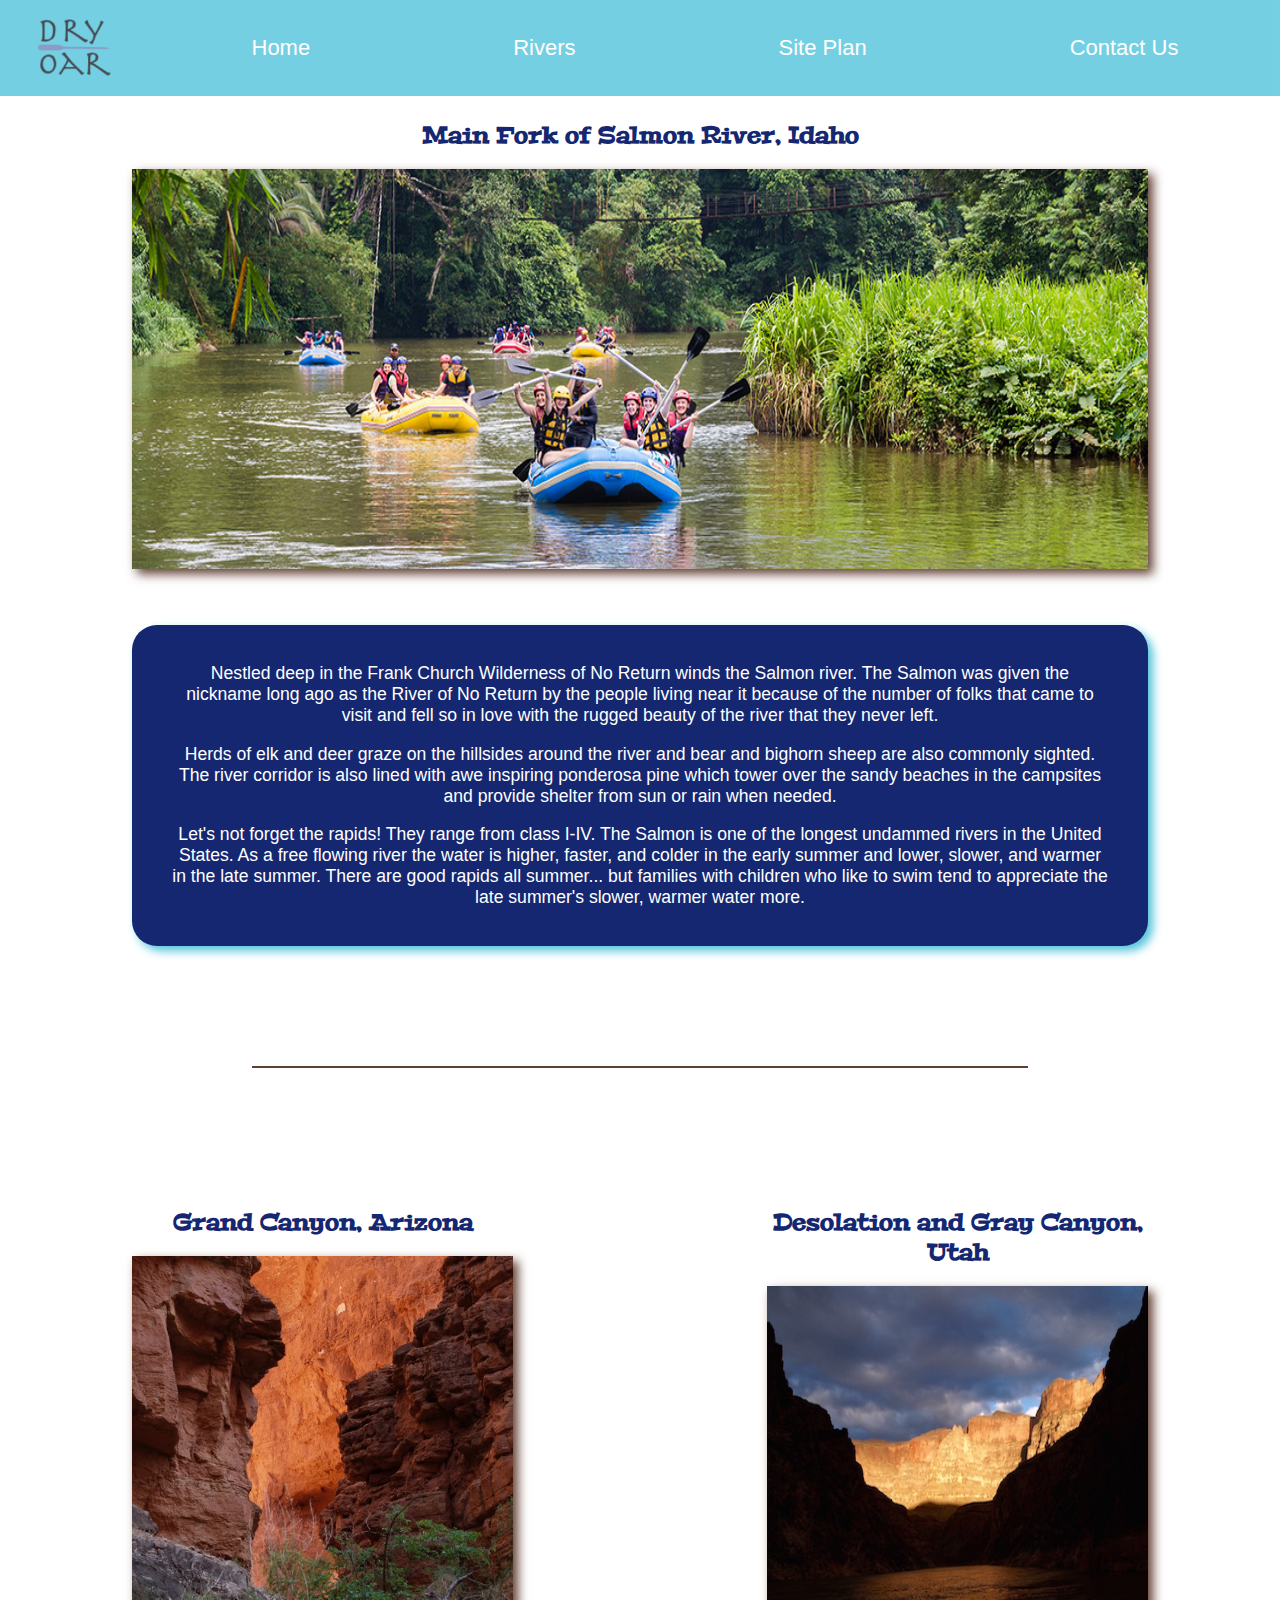
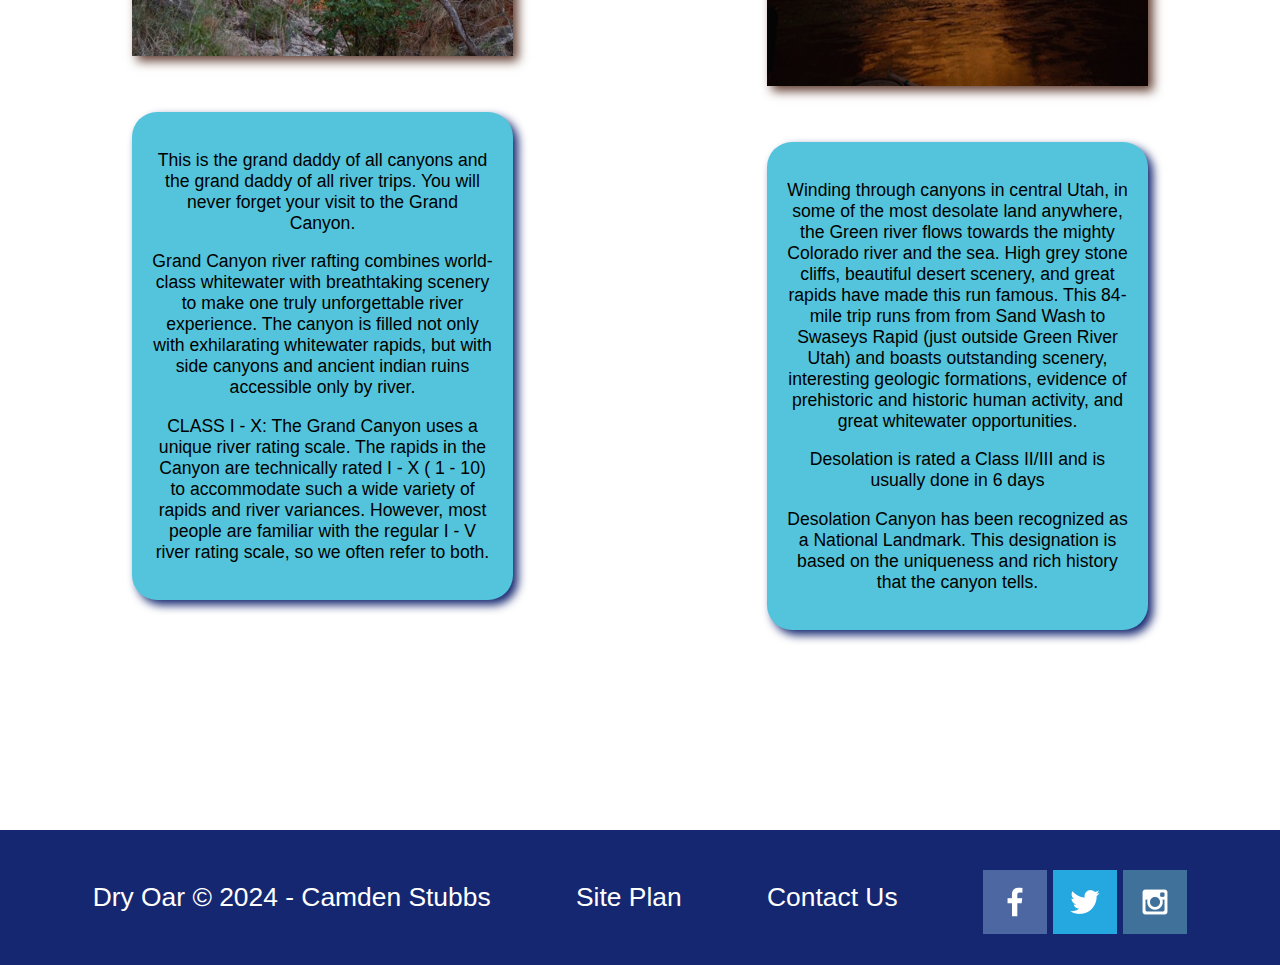
<file: wwr/rivers.html>
<!DOCTYPE html>
<html lang="en">
<head>
    <meta charset="UTF-8">
    <meta name="viewport" content="width=device-width, initial-scale=1.0">
    <title>Whitewater Rafting | Rivers</title>
    <link rel="stylesheet" href="styles/rivers-style.css">
</head>
<body>
    <div id="content">
        <header>
            <a id="logo-link" href="index.html">
                <img class="logo" src="images/logoblue2.png" alt="Dry Oar Logo">
            </a>
            <nav>
                <a href="index.html">Home</a>
                <a href="rivers.html">Rivers</a>
                <a href="site-plan-rafting.html">Site Plan</a>
                <a href="contact-us.html">Contact Us</a>
            </nav>
        </header>
        <main class="rivers-grid">
            <section class="idaho">
                <h2>
                    Main Fork of Salmon River, Idaho
                </h2>
                <img class="rivers-img" src="images/main-fork-of-salmon-river.jpg" alt="Idaho River">
                <div class="paragraphs-1">
                    <p>
                        Nestled deep in the Frank Church Wilderness of No Return winds the Salmon river.
                        The Salmon was given the nickname long ago as the River of No Return by the people 
                        living near it because of the number of folks that came to visit and fell so in love with 
                        the rugged beauty of the river that they never left.
                    </p>
                    <p>
                        Herds of elk and deer graze on the hillsides around the river and bear and bighorn sheep are also commonly sighted.
                        The river corridor is also lined with awe inspiring ponderosa pine which tower over the sandy beaches in the
                        campsites and provide shelter from sun or rain when needed.
                    </p>
                    <p>
                        Let's not forget the rapids! They range from class I-IV.
                        The Salmon is one of the longest undammed rivers in the United States.
                        As a free flowing river the water is higher, faster, and colder in the early summer
                        and lower, slower, and warmer in the late summer. There are good rapids all summer...
                        but families with children who like to swim tend to appreciate the late summer's slower, warmer water more.
                    </p>
                </div>
            </section>
            <div id="text-background-1"></div>
            <div id="background"></div>
            <section class="arizona">
                <h2>
                    Grand Canyon, Arizona
                </h2>
                <img class="rivers-img" src="images/grand-canyon.jpg" alt="Arizona River">
                <div class="paragraphs-2">
                    <p>
                        This is the grand daddy of all canyons and the grand daddy of all river trips.
                        You will never forget your visit to the Grand Canyon.
                    </p>
                    <p>
                        Grand Canyon river rafting combines world-class whitewater with breathtaking scenery to make one truly
                        unforgettable river experience. The canyon is filled not only with exhilarating whitewater rapids,
                        but with side canyons and ancient indian ruins accessible only by river.
                    </p>
                    <p>
                        CLASS I - X: The Grand Canyon uses a unique river rating scale.
                        The rapids in the Canyon are technically rated I - X ( 1 - 10) to accommodate such a wide variety of
                        rapids and river variances. However, most people are familiar with the regular
                        I - V river rating scale, so we often refer to both.
                    </p>
                </div>
            </section>
            <div id="text-background-2"></div>
            <section class="utah">
                <h2>
                    Desolation and Gray Canyon, Utah
                </h2>
                <img class="rivers-img" src="images/desolation-and-gray-canyon.jpg" alt="Utah River">
                <div class="paragraphs-2">
                    <p>
                        Winding through canyons in central Utah, in some of the most desolate land anywhere,
                        the Green river flows towards the mighty Colorado river and the sea. High grey stone cliffs,
                        beautiful desert scenery, and great rapids have made this run famous.
                        This 84-mile trip runs from from Sand Wash to Swaseys Rapid (just outside Green River Utah)
                        and boasts outstanding scenery, interesting geologic formations, evidence of prehistoric
                        and historic human activity, and great whitewater opportunities.
                    </p>
                    <p>
                        Desolation is rated a Class II/III and is usually done in 6 days
                    </p>
                    <p>
                        Desolation Canyon has been recognized as a National Landmark.
                        This designation is based on the uniqueness and rich history that the canyon tells.
                    </p>
                </div>
            </section>
            <div id="text-background-3"></div>
        </main>
        <footer>
            <p>
                Dry Oar &copy; 2024 - Camden Stubbs
            </p>
            <p>
                <a href="site-plan-rafting.html">Site Plan</a>
            </p>
            <p>
                <a href="contact-us.html">Contact Us</a>
            </p>
            <div class="social">
                <a href="https://facebook.com" target="_blank">
                    <img src="images/facebook.png" alt="facebook icon">
                </a>
                <a href="https://twitter.com" target="_blank">
                    <img src="images/twitter.png" alt="twitter icon">
                </a>
                <a href="https://instagram.com" target="_blank">
                    <img src="images/instagram.png" alt="instagram icon">
                </a>
            </div>
        </footer>
    </div>
</body>
</html>
</file>
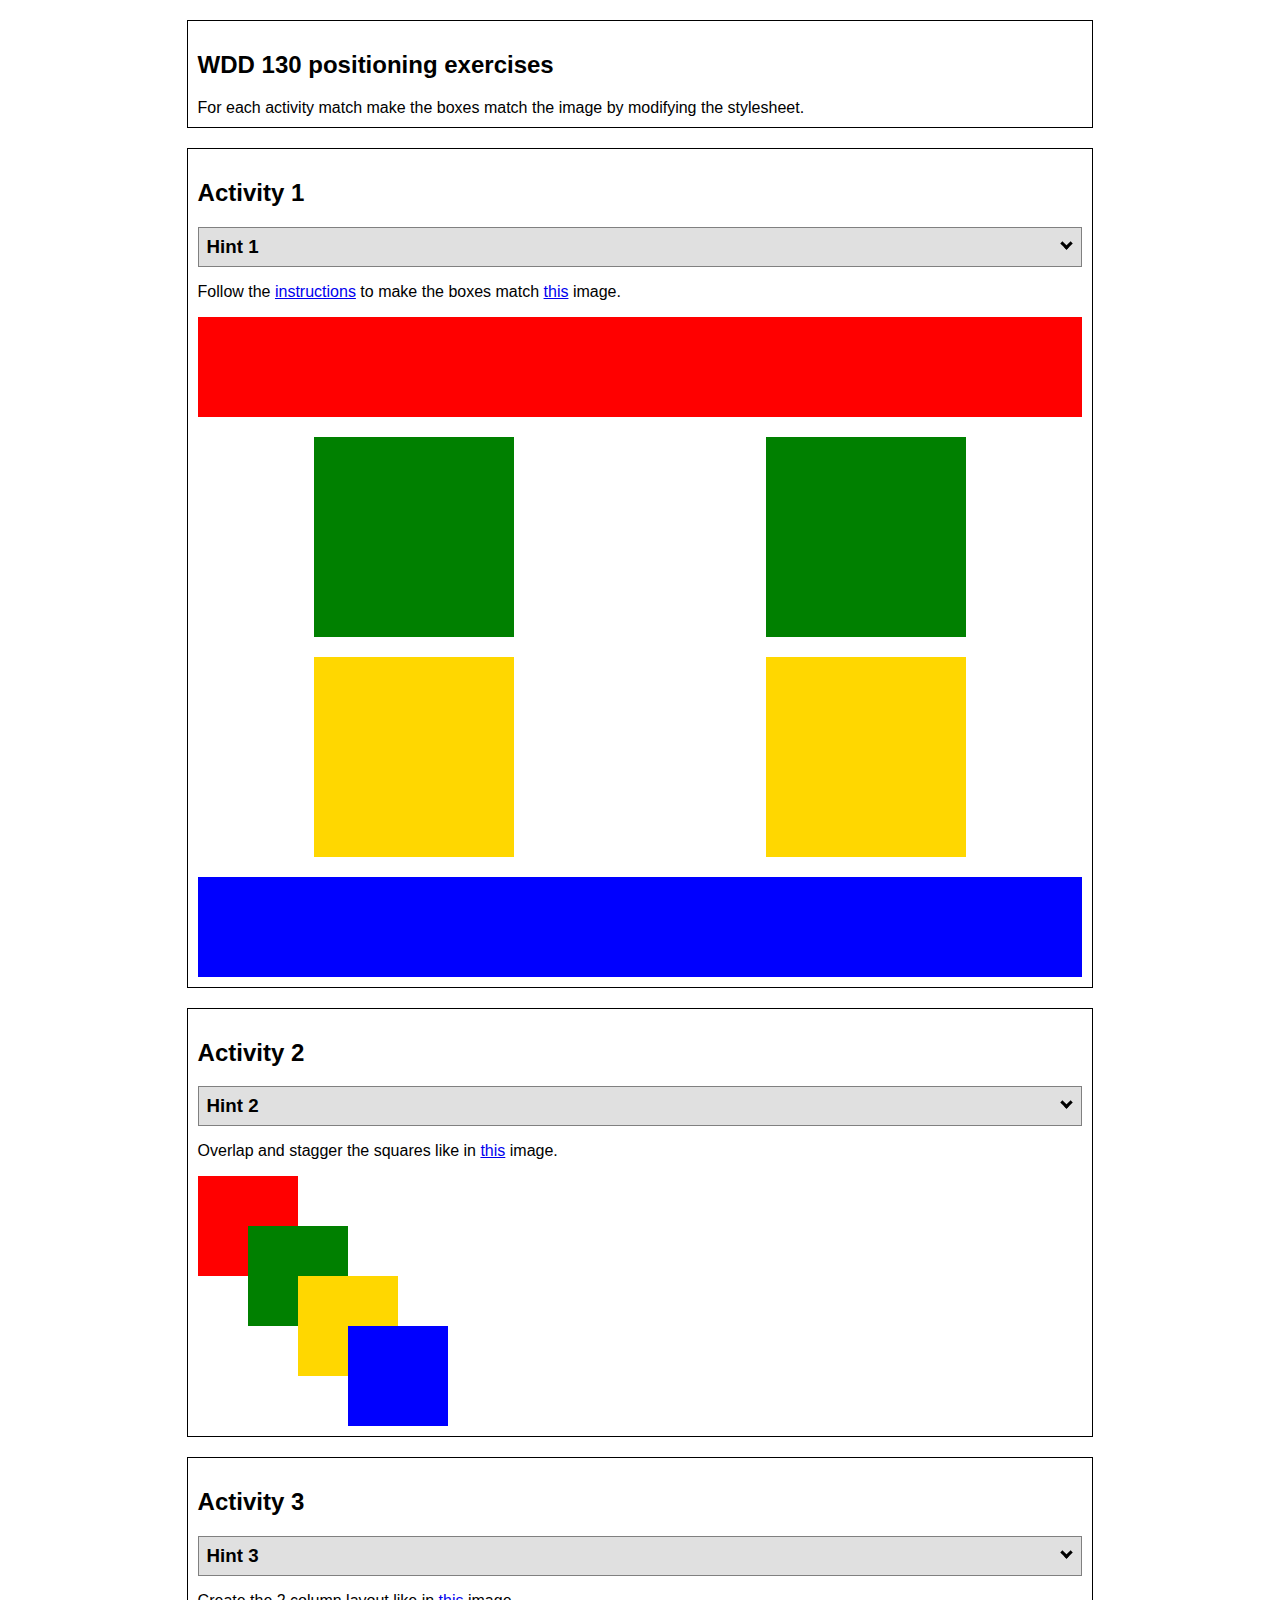
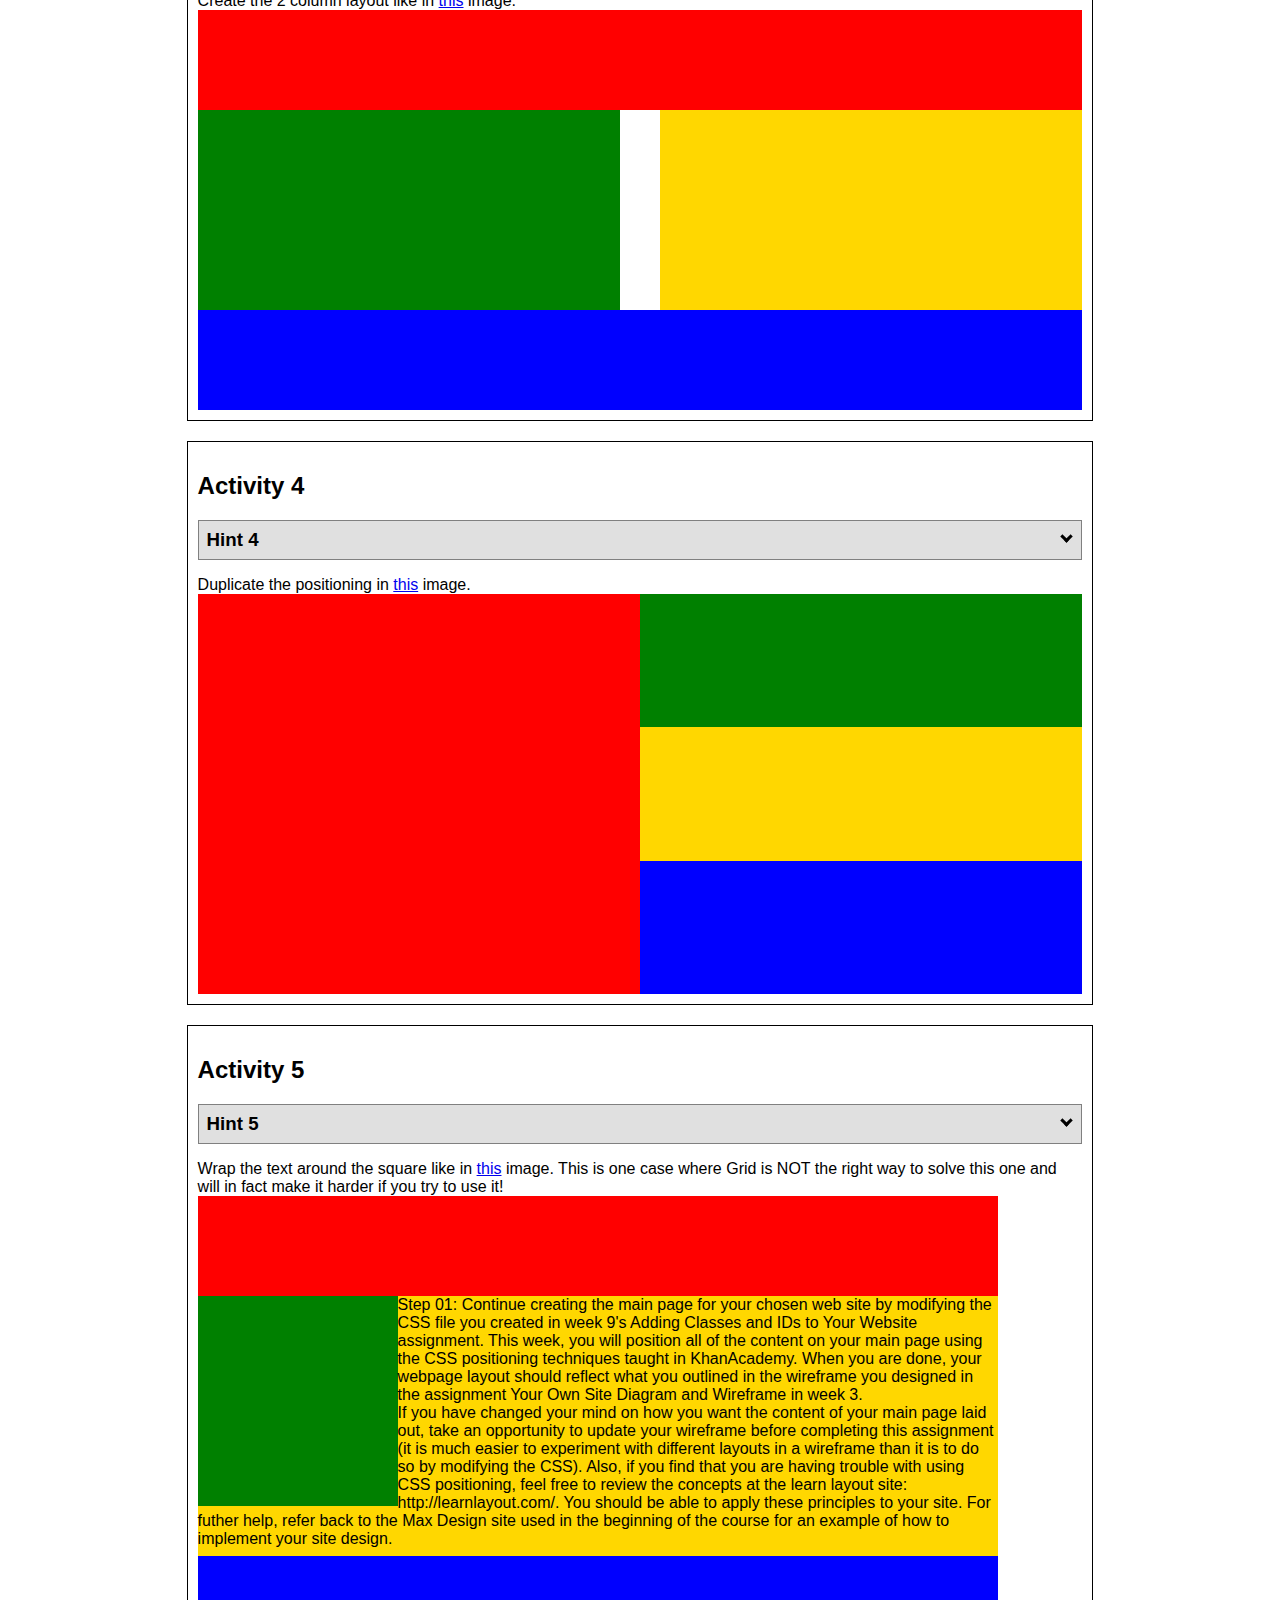
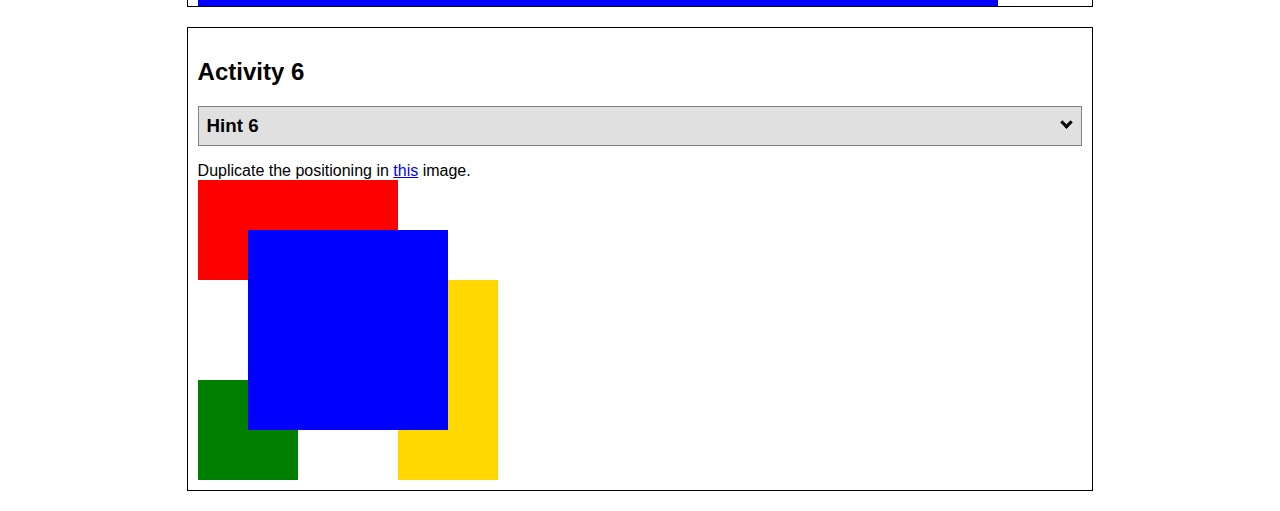
<file: positioning/positioning/positioning.html>
<!DOCTYPE html>
<html lang="en">
  <head>
    <!-- HTML - Name: positioning.html -->
    <title>Positioning Activity</title>
    <link rel="stylesheet" type="text/css" href="positionstyles.css" />
  </head>
  <body>
    <div class="activity">
      <h2>WDD 130 positioning exercises</h2>
      For each activity match make the boxes match the image by modifying the stylesheet.</div>
    <div class="activity">
      <h2>Activity 1</h2>
      <section class="hint"><input type="checkbox" ><i></i> <h3>Hint 1</h3><div><p>Check out the <a href="https://byui-wdd.github.io/wdd130/activities/w06-css-positioning.html" target="_blank">activity instructions</a> in Ilearn!</p></div></section>
      <p>Follow the <a href="https://byui-wdd.github.io/wdd130/activities/w06-css-positioning.html" target="_blank">instructions</a> to make the boxes match  <a href="https://byui-wdd.github.io/wdd130/images/example1.png" target="_blank">this</a> image.</p>
      <div class="content1" >
        <div class="red1" ></div>
        <div class="green1" ></div>
        <div class="green1" ></div>
        <div class="yellow1"></div>
        <div class="yellow1"></div>
        <div class="blue1"></div>
      </div>
    </div>
    <div class="activity">
      <h2>Activity 2</h2>
      <section class="hint"><input type="checkbox" > <h3>Hint 2</h3><i></i><div>
      <ul>
      <li>grid-template-columns: 50px 50px 50px 50px 50px </li></ul></div></section>
      <p>Overlap and stagger the squares like in <a href="https://byui-wdd.github.io/wdd130/images/example2.png" target="_blank">this</a> image.</p>
      <div class="content2" >
        <div class="red2" ></div>
        <div class="green2" ></div>
        <div class="yellow2"></div>
        <div class="blue2"></div>
      </div>
    </div>
    <div class="activity">
      <h2>Activity 3</h2>
      <section class="hint"><input type="checkbox" > <h3>Hint 3</h3><i></i><div><p>This one is going to be best solved with CSS Grid. Remember to make the boxes the right width first...then start moving them around. </p><h4>Properties used:</h4><ul><li>display:grid;</li><li>grid-template-columns:</li><li>grid-column-gap:</li>
        <li>grid-column:</li>  </ul></div></section>
      Create the 2 column layout like in <a href="https://byui-wdd.github.io/wdd130/images/example3.png" target="_blank">this</a>  image.
      <div class="content3" >
        <div class="red3" ></div>
        <div class="green3" ></div>
        <div class="yellow3"></div>
        <div class="blue3"></div>
      </div>
    </div>
    <div class="activity">
      <h2>Activity 4</h2>
      <section class="hint"><input type="checkbox" > <h3>Hint 4</h3><i></i><div><p>For the others we have been primarily concerned with width. For this one you will need to adjust height as well. </p><h4>Properties used:</h4><ul><li>display:grid;</li><li>grid-template-columns:</li><li>grid-row:</li></ul></div></section>
      Duplicate the positioning in <a href="https://byui-wdd.github.io/wdd130/images/example4.png" target="_blank">this</a> image. 
      <div class="content4" >
        <div class="red4" ></div>
        <div class="green4" ></div>
        <div class="yellow4"></div>
        <div class="blue4"></div>
      </div>
    </div>

    <div class="activity">
      <h2>Activity 5</h2>
      <section class="hint"><input type="checkbox" > <h3>Hint 5</h3><i></i><div><p>Grid is <strong>not</strong> the right way to do this.  In fact there is only one way to really do that...and that is with float. Remember that we float the thing we want the text to wrap around.  Also remember to start by making all the shapes the right size and shape.</p><h4>Properties used:</h4><ul><li>float: left;</li></ul></div></section>
      Wrap the text around the square like in <a href="https://byui-wdd.github.io/wdd130/images/example5.png" target="_blank">this</a> image. This is one case where Grid is NOT the right way to solve this one and will in fact make it harder if you try to use it!
      <div class="content5" >
        <div class="red5" ></div>
        <div class="green5" ></div>
        <div class="yellow5">Step 01: Continue creating the main page for your chosen web site by modifying the CSS file you created in week 9's Adding Classes and IDs to Your Website assignment. This week, you will position all of the content on your main page using the CSS positioning techniques taught in KhanAcademy. When you are done, your webpage layout should reflect what you outlined in the wireframe you designed in the assignment Your Own Site Diagram and Wireframe in week 3. <br />
          If you have changed your mind on how you want the content of your main page laid out, take an opportunity to update your wireframe before completing this assignment (it is much easier to experiment with different layouts in a wireframe than it is to do so by modifying the CSS). Also, if you find that you are having trouble with using CSS positioning, feel free to review the concepts at the learn layout site: http://learnlayout.com/. You should be able to apply these principles to your site. For futher help, refer back to the Max Design site used in the beginning of the course for an example of how to implement your site design.</div>
        <div class="blue5"></div>
      </div>
    </div>
    <div class="activity">
      <h2>Activity 6</h2>
      <section class="hint"><input type="checkbox" > <h3>Hint 6</h3><i></i><div><p>This one is all about visualizing the grid behind the layout. If you are having a hard time doing that first: all the sizes are even multiples of 100, and second here is another example with the lines drawn: <a href="https://byui-wdd.github.io/wdd130/images/example6-hint.png" target="_blank">example 6 with lines</a>. For this one you will find it easiest if you use px for the column width. You can also use <kbd>z-index</kbd> to control the element layering.    </p><h4>Properties used:</h4><ul><li>display:grid;</li><li>grid-template-columns:</li><li>grid-column:</li><li>grid-row:</li><li><a href="https://www.w3schools.com/cssref/pr_pos_z-index.asp" target="_blank">z-index:</a></li></ul></div></section>
      Duplicate the positioning in <a href="https://byui-wdd.github.io/wdd130/images/example6.png" target="_blank">this</a> image.
      <div class="content6" >
        <div class="red6" ></div>
        <div class="green6" ></div>
        <div class="yellow6"></div>
        <div class="blue6"></div>
      </div>
    </div>
  </body>
</html>
</file>
<file: rivals-2/styles-rivals/style.css>
@import url('https://fonts.googleapis.com/css2?family=Unlock&display=swap');

body {
    min-width: 1100px;
}

#content-rivals {
    max-width: 1600px;
    min-width: 1100px;
    margin: 0 auto;
}

header {
    background-color: #120a37;
    display: grid;
    grid-template-columns: 150px auto;
}

#logo-link-rivals {
    padding-top: 5px;
    justify-self: center;
    align-self: center;
}

.logo-rivals {
    width: 140px;
}

nav {
    display: flex;
    justify-content: space-around;
    align-self: center;
}

nav a {
    text-align: center;
    color: #baa9ec;
    text-decoration: none;
    padding: 35px;
    font-size: 1.6em;
    font-family: "Unlock";
}

nav a:hover {
    color: #fcfcdb;
    background-color: #baa9ec;
}

body {
    margin: 0;
    padding: 0;
    background-color: white;
    font-family: Arial, Helvetica, sans-serif;
    font-size: 22px;
}

#hero-rivals {
    display: grid;
    grid-template-columns: 1fr 3fr 1fr;
    margin-bottom: 300px;
}

#hero-box-rivals {
    grid-column: 1/4;
    grid-row: 1/6;
    z-index: -1;
}

#hero-img-rivals {
    width: 100%;
    margin-bottom: 100px;
}

#hero-background {
    background-color: #120a37;
    grid-column: 2/3;
    grid-row: 2/4;
    height: 100%;
    opacity: 80%;
}

#home-title-rivals-1{
    grid-column: 2/3;
    grid-row: 2/3;
    font-family: "Unlock";
    text-align: center;
    color: #fcfcdb;
    font-size: 3em;
    margin-bottom: -5px;
    padding-top: 10px;
    z-index: +1;
}

#home-title-rivals-2{
    grid-column: 2/3;
    grid-row: 3/4;
    font-family: "Unlock";
    text-align: center;
    color: #fcfcdb;
    font-size: 2.25em;
    padding-bottom: 25px;
    z-index: +1;
}

#hero-welcome-rivals {
    grid-column: 2/3;
    grid-row: 10/11;
    font-family: "Unlock";
    color: #baa9ec;
    font-size: 2.1em;
    text-align: center;
    margin-top: 100px;
}

#hero-msg-rivals{
    grid-column: 2/3;
    grid-row: 11/12;
    background-color: #fcfcdb;
    padding: 5px;
    border-radius: 25px;
    color: #120a37;
    text-align: center;
    margin-top: 30px;
    margin-left: 40px;
    margin-right: 40px;
}

#msg-background {
    background-color: #120a37;
    grid-column: 1/4;
    grid-row: 9/12;
    height: 100%;
    z-index: -1;
    margin-top: 110px;
}

#character {
    display: grid;
    grid-template-columns: 1fr 3fr 1fr;
}

.img-heading :hover {
    opacity: .6;
    transform: scale(1.1);
}

#character p {
    grid-column: 2/3;
    text-align: center;
    color: #baa9ec;
    background-color: #120a37;
    padding: 25px;
    border-radius: 25px;
    margin: 50px;
    margin-bottom: 100px;
    box-shadow: 5px 5px 5px #c07d0d;
}

#character-box {
    grid-column: 1/4;
    grid-row: 1/2;
}

#character-img {
    width: 100%;
    height: 200px;
}

.img-background {
    grid-column: 1/4;
    grid-row: 1/2;
    background-color: #120a37;
    height: 200px;
    width: 100%;
    opacity: 60%;
}

#glossary {
    display: grid;
    grid-template-columns: 1fr 3fr 1fr;
}

#glossary p {
    grid-column: 2/3;
    text-align: center;
    color: #baa9ec;
    background-color: #120a37;
    padding: 25px;
    border-radius: 25px;
    margin-top: 50px;
    box-shadow: 5px 5px 5px #c07d0d;
}

#glossary-box {
    grid-column: 1/4;
    grid-row: 1/2;
}

#glossary-img {
    width: 100%;
    height: 200px;
}

a {
    text-decoration: none;
}

.img-heading {
    grid-column: 2/3;
    grid-row: 1/2;
    text-align: center;
    align-items: center;
    font-size: 2.5em;
    margin-top: -20px;
    z-index: +1;
    color: #baa9ec;
    font-family: "Unlock";
    text-decoration: none;
}

footer {
    background-color: #120a37;
    color: #fcfcdb;
    padding: 25px 50px;
    margin-top: 100px;
    display: flex;
    justify-content: space-around;
    align-items: center;

}

footer a {
    color: #fcfcdb;
}

footer a:hover {
    color: #baa9ec
}

footer p {
    font-size: 1.2em;
}


#disclaimer {
    text-align: center;
    font-size: 1em;
}

footer p a:hover {
    text-decoration: underline;
}
</file>
<file: wwr/styles/style.css>
@import url('https://fonts.googleapis.com/css2?family=IM+Fell+French+Canon&family=Lato:ital,wght@0,400;0,700;1,400&display=swap');
@import url('https://fonts.googleapis.com/css2?family=Peralta&display=swap');

#content {
    max-width: 1600px;
    margin: 0 auto;
}

nav {
    display: flex;
    justify-content: space-around;
}

nav a {
    text-align: center;
    color: white;
    text-decoration: none;
    padding: 35px;
}

#hero {
    display: grid;
    grid-template-columns: 1fr 3fr 1fr;
    margin-top: -100px;
}

#hero-box {
    grid-column: 1/4;
    grid-row: 1/3;
    z-index: -1;
}

#hero-msg {
    grid-column: 2/3;
    grid-row: 1/2;
    margin-top: 100px;
}

#hero-msg h1 {
    color: #53C4DB;
}

#hero-msg h4 {
    color: white;
}

#hero-msg h1, #hero-msg h4 {
    text-align: center;
}

#hero-img {
    width: 100%
}

.button-box {
    text-align: center;
}

main section {
    text-align: center;
}

main section img {
    box-sizing: border-box;
}

#background {
    height: 725px;
    background-color: #152771;
    grid-column: 1/11;
    grid-row: 4/9;
}

body {
    margin: 0;
    padding: 0;
    background-color: white;
    font-family: Arial, Helvetica, sans-serif;
    font-size: 22px;
}

header {
    background-color: #53C4DB;
    display: grid;
    grid-template-columns: 150px auto;
    opacity: 80%;
}

nav a:hover {
    background-color: #613E32;
    color: white;
}

.book, .join {
    background-color: #613E32;
    color: white;
    text-decoration: none;
    font-size: 18px;
    padding: 15px 30px;
    margin: 50px;
    border-radius: 5px;

}


.book:hover, .join:hover {
    background-color: #152771;
}

.msg {
    background-color: #53C4DB;
    line-height: 1.5em;
    padding: 35px;
    margin-top: 200px;
    grid-column: 6/10;
    grid-row: 6/7;
    box-shadow: 5px 5px 10px #6f7364;
}

footer {
    background-color: #152771;
    color: white;
    padding: 25px 50px;
    margin-top: 200px;
    display: flex;
    justify-content: space-around;
    align-items: center;

}

.home-grid {
    display: grid;
    grid-template-columns: repeat(10, 1fr);
}

.home-title {
    color: #152771;
    font-family: "Peralta";
    font-size: 2em;
    margin-top: 10px;
}

h4 { 
    color: black;
}

h2 {
   margin: 0;
}

.msg h2 {
    color: #152771;
    font-family: "Peralta";
}

.msg p {
    color:white;
    font-size: .8em;
    padding-bottom: 15px;
}

footer a {
    color: white;
    text-decoration: none;
}

footer a:hover {
    color: #53C4DB
}

footer p {
    font-size: 1.2em;
}    

footer p a:hover {
    text-decoration: underline;
}    

footer .social img{
    padding-top: 15px;
}

.icon {
    width: 80px;
    padding-top: 10px;
}

.logo {
    width: 80px;
}

#logo-link {
    padding-top: 5px;
    justify-self: center;
    align-self: center;
}
.rivers-card{
    grid-column: 2/4;
    grid-row: 2/3;
}

.camping-card{
    grid-column: 5/7;
    grid-row: 2/3;
}

.rapids-card{
    grid-column: 8/10;
    grid-row: 2/3;
}

.rivers-card, .camping-card, .rapids-card {
    margin: 200px 0;
}

.card-img {
    border: 10px solid #152771;
    transition: transform .5s;
    box-shadow: 5px 5px 10px #6f7364;
}

.card-img:hover{
    opacity: .6;
    transform: scale(1.1);
}

.mountains {
    margin-top: 100px;
    grid-column: 2/7;
    grid-row: 5/8;
    box-shadow: 5px 5px 10px #6f7364;
}

.card-img, .mountains {
    width: 100%
}

@media screen and (max-width: 900px) {
    #hero, .home-grid {
        display: block;
        height: auto;
    }
    nav, footer {
        flex-direction: column;
    }
    nav a {
        display: block;
        padding: 15px;
    }
    #hero {
        margin-top: 0;
    }
    #hero-msg {
        margin-top: 0;
    }
    #hero-msg h4 {
        display: none;
    }
    #hero-msg h1 {
        color: #6f7364;
    }
    .home-title {
        font-size: 25px;
    }
    .rivers-card, .camping-card, .rapids-card { 
        margin: 50px auto;
        width: 60%;
    }
    #background {
        display: none;
    }
    .mountains, .msg {
        width: 80%;
        display: block;
        margin: 0 auto;
    }
    footer {
        margin-top: 25px;
    }
}
</file>
<file: rivals-2/styles-rivals/characters-style.css>
@import url('https://fonts.googleapis.com/css2?family=Unlock&display=swap');

#content-rivals {
    max-width: 1600px;
    margin: 0 auto;
}

body {
    margin: 0;
    padding: 0;
    background-color: white;
    font-family: Arial, Helvetica, sans-serif;
    font-size: 22px;
}

header {
    background-color: #120a37;
    display: grid;
    grid-template-columns: 150px auto;
}

#logo-link-rivals {
    padding-top: 5px;
    justify-self: center;
    align-self: center;
}

.logo-rivals {
    width: 140px;
}

nav {
    display: flex;
    justify-content: space-around;
    align-self: center;
}

nav a {
    text-align: center;
    color: #baa9ec;
    text-decoration: none;
    padding: 35px;
    font-size: 1.6em;
    font-family: "Unlock";
}

nav a:hover {
    color: #fcfcdb;
    background-color: #baa9ec;
}

footer {
    background-color: #120a37;
    color: #fcfcdb;
    padding: 25px 50px;
    margin-top: 100px;
    display: flex;
    justify-content: space-around;
    align-items: center;

}

footer a {
    color: #fcfcdb;
}

footer a:hover {
    color: #baa9ec
}

footer p {
    font-size: 1.2em;
}

#disclaimer {
    text-align: center;
    font-size: 1em;
}

footer p a:hover {
    text-decoration: underline;
}

#character-links {
    display: grid;
    grid-template-columns: 1fr 1fr;
    font-family: "Unlock";
    text-align: center;
    font-size: 3em;
    gap: 50px;
    margin-top: 100px;
    margin-bottom: 100px;
    margin-left: 50px;
    margin-right: 50px;
}

#orcane-link {
    background-color: #120a37;
    color: #baa9ec;
    padding-top: 50px;
    padding-bottom: 50px;
    border-style: solid;
    border-color: #c07d0d;
    border-radius: 5px;
    border-width: 5px;
    text-decoration: none;
}

#zetterburn-link {
    background-color: #120a37;
    color: #baa9ec;
    padding-top: 50px;
    padding-bottom: 50px;
    border-style: solid;
    border-color: #c07d0d;
    border-radius: 5px;
    border-width: 5px;
    text-decoration: none;
}

.character-heading {
    display: grid;
    grid-template-columns: 2fr 2fr 1fr 2fr 1fr 2fr 2fr;
    grid-template-rows: repeat(5, 1fr);
    margin-bottom: 200px;
}

.background-1 {
    grid-column: 2/4;
    grid-row: 1/6;
    background-color: #baa9ec;
    border-style: solid;
    border-color: #120a37;
    border-width: 10px;
}

#orcane-header {
    grid-column: 3/6;
    grid-row: 1/5;
    width: 100%;
    height: 100%;
    z-index: +2;
    border-style: double;
    border-color: #120a37;
    border-width: 10px;
}

#zetterburn-header {
    grid-column: 3/6;
    grid-row: 1/5;
    width: 100%;
    height: 100%;
    z-index: +2;
    border-style: double;
    border-color: #120a37;
    border-width: 10px;
}

.background-2 {
    grid-column: 5/7;
    grid-row: 1/6;
    background-color: #baa9ec;
    border-style: solid;
    border-color: #120a37;
    border-width: 10px;
    z-index: -2;
}
.background-3 {
    grid-column: 3/6;
    grid-row: 1/5;
    width: 100%;
    height: 100%;
    background-color: #c07d0d;
    border-style: solid;
    border-color: #c07d0d;
    border-width: 10px;
}

.character-heading h1{
    grid-column: 4/5;
    grid-row: 5/6;
    text-align: center;
    font-family: "Unlock";
    color: #120a37;
    background-color: #c07d0d;
    border-style: solid;
    border-width: 4px;
    border-color: #120a37;

}

.move-list {
    text-align: center;
    display: grid;
    grid-template-columns: 1.5fr 1fr 2.5fr 1fr 1.5fr;
}

.attack-type {
    grid-column: 1/6;
    grid-row: 1/2;
    background-color: #120a37;
    color: #baa9ec;
    padding: 20px;
    font-family: "Unlock";
    margin-bottom: 100px;
}

.attack {
    grid-column: 2/5;
    text-align: center;
    background-color: #baa9ec;
    color: #120a37;
    padding: 25px;
    border-radius: 5px;
    font-family: "Unlock";
    border-style: solid;
    border-color: #c07d0d;
    margin-bottom: 80px;
}

.frame-data {
    grid-column: 3/4;
    margin-bottom: 150px;
}

.frame-data p {
    background-color: #120a37;
    color: #baa9ec;
    padding: 20px;
    border-radius: 10px;
    border-style: solid;
    border-color: #fcfcdb;
    border-width: 5px;
}
</file>
<file: rivals-2/styles-rivals/glossary-style.css>
@import url('https://fonts.googleapis.com/css2?family=Unlock&display=swap');

#content-rivals {
    max-width: 1600px;
    margin: 0 auto;
}

body {
    margin: 0;
    padding: 0;
    background-color: white;
    font-family: Arial, Helvetica, sans-serif;
    font-size: 22px;
}

#content-rivals {
    max-width: 1600px;
    margin: 0 auto;
}

body {
    margin: 0;
    padding: 0;
    background-color: white;
    font-family: Arial, Helvetica, sans-serif;
    font-size: 22px;
}

header {
    background-color: #120a37;
    display: grid;
    grid-template-columns: 150px auto;
}

#logo-link-rivals {
    padding-top: 5px;
    justify-self: center;
    align-self: center;
}

.logo-rivals {
    width: 140px;
}

nav {
    display: flex;
    justify-content: space-around;
    align-self: center;
}

nav a {
    text-align: center;
    color: #baa9ec;
    text-decoration: none;
    padding: 35px;
    font-size: 1.6em;
    font-family: "Unlock";
}

nav a:hover {
    color: #fcfcdb;
    background-color: #baa9ec;
}

footer {
    background-color: #120a37;
    color: #fcfcdb;
    padding: 25px 50px;
    margin-top: 100px;
    display: flex;
    justify-content: space-around;
    align-items: center;

}

footer a {
    color: #fcfcdb;
}

footer a:hover {
    color: #baa9ec
}

footer p {
    font-size: 1.2em;
}

#disclaimer {
    text-align: center;
    font-size: 1em;
}

footer p a:hover {
    text-decoration: underline;
}

.glossary-ends {
    display: grid;
    grid-template-columns: 1fr 3fr 1fr;
}

.glossary-img {
    grid-column: 2/3;
    width: 100%;
    height: 400px;
    margin-top: 100px;
    margin-bottom: 100px;
}

#glossary-definition {
    margin-left: 200px;
    margin-right: 200px;
}

.glossary-row {
    display: grid;
    grid-template-columns: repeat(5, 1fr);
    text-align: center;
    border-style: groove;
    border-color: #120a37;
    border-width: 10px;
    margin-bottom: 40px;
    background-color: #baa9ec;
}

.left-column {
    grid-column: 2/3;
    margin-top: 50px;
    margin-bottom: 50px;
}

.left-column h1 {
    font-family: "Unlock";
    background-color: #fcfcdb;
    color: #120a37;
    padding: 15px;
    border-radius: 10px;
    border-style: solid;
    border-width: 5px;
    border-color: #c07d0d;
    height: 60px;
    align-content: center;
}

.left-column p {
    margin-top: 60px;
    background-color: #120a37;
    color: #fcfcdb;
    font-size: .8em;
    padding: 20px;
    line-height: 30px;
    height: 250px;
    border-radius: 10px;
    align-content: center;
}

.right-column {
    grid-column: 4/5;
    margin-top: 50px;
    margin-bottom: 50px;
}

.right-column h1 {
    font-family: "Unlock";
    background-color: #120a37;
    color: #fcfcdb;
    padding: 15px;
    border-radius: 10px;
    border-style: solid;
    border-width: 5px;
    border-color: #c07d0d;
    height: 60px;
    align-content: center;
}

.right-column p {
    margin-top: 60px;
    background-color: #fcfcdb;
    color: #120a37;
    font-size: .8em;
    padding: 20px;
    line-height: 30px;
    height: 250px;
    border-radius: 10px;
    align-content: center;
}
</file>
<file: rivals-2/styles-rivals/site-plan.css>
/* if you are using any Google fonts change the font names below to your fonts. 
Any spaces in your font name should be replaced with a +. 
Fonts are separated by a | */
@import url('https://fonts.googleapis.com/css2?family=Unlock&display=swap');

:root {
  /* change the values below to your colors from your palette */
  --primary-color: #baa9ec;
  --secondary-color: #fcfcdb;
  --accent1-color: #c07d0d;
  --accent2-color: #120a37;

  /* change the values below to your chosen font(s) */
  --heading-font: "Unlock";
  --paragraph-font: Arial, Helvetica, sans-serif;

  /* these colors below should be chosen from among your palette colors above */
  --headline-color-on-white: #baa9ec;  /* headlines on a white background */ 
  --headline-color-on-color: #baa9ec; /* headlines on a colored background */ 
  --paragraph-color-on-white: #120a37; /* paragraph text on a white background */ 
  --paragraph-color-on-color: #baa9ec; /* paragraph text on a colored background */ 
  --paragraph-background-color: #fcfcdb  ;
  --nav-link-color: #baa9ec;
  --nav-background-color: #120a37;
  --nav-hover-link-color: #fcfcdb;
  --nav-hover-background-color: #baa9ec;
}


/*  Look around below...but DON'T CHANGE ANYTHING! */

body {
  max-width: 1200px;
  margin: 0 auto;
  padding: 4em;
  font-size: 18px;
  text-align: center;
}
img {
  display: block;
  margin: 0 auto;
}
h1, h2, h3, h4, h5, h6 {
  font-family: var(--heading-font);
  color: var(--headline-color-on-white);
}
h2 {
  text-align: center;
}
hr {
  height: 3px;
  margin: 35px 0;
  background: var(--accent1-color);
}
header {
  padding: 1em;
  text-align: center;
  color: var(--headline-color-on-color);
  background-color: var(--paragraph-background-color);
}
header > h1, header > h2 {
  color: var(--headline-color-on-color);
}

p {
  font-family: var(--paragraph-font);
  color: var(--paragraph-color-on-white);
  padding: 1em;
}
.colors {
  width: 100%;
  min-width: 350px;
  margin: 30px auto;
  text-align: center;
}
.colors th {
  background-color: #999;
}
.colors td{
  width: 25%;
  height: 3em;
}

.primary {
  background-color: var(--primary-color);
}
.secondary {
  background-color: var(--secondary-color);
}
.accent1 {
  background-color: var(--accent1-color);
}
.accent2{
  background-color: var(--accent2-color);
}

p.colored {
  background-color: var(--paragraph-background-color);
  color: var(--paragraph-color-on-color);
}

nav {
  background-color: var(--nav-background-color);
  line-height: 3em;
  text-align: center;
  font-size: 1.2em;
}
nav  {
  list-style-type: none;
  display: flex;

}
nav a {
  padding:1em;
  min-width: 120px;
  text-decoration: none;
  padding: 10px;

}
nav a:link, nav a:visited {
  color: var(--nav-link-color);
}
nav a:hover {
  color: var(--nav-hover-link-color);
  background-color: var(--nav-hover-background-color);
}

.sitemap {
  display: grid;
  justify-content: center;

  grid-template-columns: repeat(6, 15%);
  grid-template-rows: 3em 1.5em 1.5em 3em;
  grid-template-areas: ". . home home . ."
    ". . . top . ."
    ". left left right right ."
    "page2 page2 . . page3 page3";
}
.sitemap > div {

  text-align: center;

}
.sm-home {
  grid-area: home;
  background-color: #ccc;
  line-height: 3em;
}
.sm-page2 {
  grid-area: page2;
  background-color: #ccc;
  line-height: 3em;
}
.sm-page3 {
  grid-area: page3;
  background-color: #ccc;
  line-height: 3em;
}

.top {
  grid-area: top;
  border-left: 1px solid;
}

.left {
  grid-area: left;
  border-top: 1px solid;
  border-left: 1px solid;
}

.right {
  grid-area: right;
  border-top: 1px solid;
  border-right: 1px solid;
}
</file>
<file: wwr/styles/rivers-style.css>
@import url('https://fonts.googleapis.com/css2?family=IM+Fell+French+Canon&family=Lato:ital,wght@0,400;0,700;1,400&display=swap');
@import url('https://fonts.googleapis.com/css2?family=Peralta&display=swap');

#content {
    max-width: 1600px;
    margin: 0 auto;
}

body {
    margin: 0;
    padding: 0;
    background-color: white;
    font-family: Arial, Helvetica, sans-serif;
    font-size: 22px;
}

header {
    background-color: #53C4DB;
    display: grid;
    grid-template-columns: 150px auto;
    opacity: 80%;
}

.logo {
    width: 80px;
}

#logo-link {
    padding-top: 5px;
    justify-self: center;
    align-self: center;
}

nav {
    display: flex;
    justify-content: space-around;
}

nav a {
    text-align: center;
    color: white;
    text-decoration: none;
    padding: 35px;
}

nav a:hover {
    background-color: #613E32;
    color: white;
}

footer {
    background-color: #152771;
    color: white;
    padding: 25px 50px;
    margin-top: 200px;
    display: flex;
    justify-content: space-around;
    align-items: center;
}

footer a {
    color: white;
    text-decoration: none;
}

footer a:hover {
    color: #53C4DB
}

footer p {
    font-size: 1.2em;
}    

footer p a:hover {
    text-decoration: underline;
}    

footer .social img{
    padding-top: 15px;
}

p {
    font-size: .8em;
    text-align: center;
    font-family: Arial, Helvetica, sans-serif;
}

.rivers-grid {
    display: grid;
    grid-template-columns: repeat(10, 1fr);
    margin: 5px;
}

.idaho {
    grid-column: 2/10;
    grid-row: 1/5;
    text-align: center;
}

.arizona {
    grid-column: 2/5;
    grid-row: 6/10;
    text-align: center;
}

.utah {
    grid-column: 7/10;
    grid-row: 6/10;
}

.rivers-img {
    width: 100%;
    height: 400px;
    margin-bottom: 50px;
    box-shadow:5px 5px 10px #613E32;
}

h2 {
    color: #152771;
    font-family: "Peralta";
    font-size: 1.05em;
    text-align: center;
}

#background {
    height: 2px;
    grid-column: 2/10;
    background-color: #613E32;
    margin: 120px;
}

.idaho p {
    color: white;
    margin-left: 20px;
    margin-right: 20px;
}

.paragraphs-1 {
    background-color: #152771;
    z-index: -1;
    padding: 20px;
    box-shadow:5px 5px 10px #53C4DB;
    border-radius: 25px;
}

.paragraphs-2 {
    background-color: #53C4DB;
    z-index: -1;
    padding: 20px;
    box-shadow:5px 5px 10px #152771;
    border-radius: 25px;
}
</file>
<file: positioning/positioning/positionstyles.css>
/* CSS - Name: "positionstyles.css" */
/* Activity 1 styles */
.content1 {
  /* This is the parent of the activity 1 boxes. */
  display: grid;
  grid-template-columns: 1fr 1fr;
  justify-items: center;
  gap: 20px;
}
.red1 { 
  width: 100%; 
  height: 100px; 
  background-color: red;
  grid-column: 1/3;

} 
.green1 {
  width: 200px; 
  height: 200px; 
  background-color: green; 

} 
.yellow1 {
  width: 200px; 
  height: 200px; 
  background-color: gold; 
} 
.blue1 {
  width: 100%; 
  height: 100px; 
  background-color: blue;
  grid-column: 1/3;
} 
/* Activity 2 styles */ 
.content2 {
  /* This is the parent of the activity 2 boxes. */
  display: grid;
  grid-template-columns: repeat(5, 50px);
  grid-template-rows: repeat(5, 50px);
}
.red2 {
  width: 100px; 
  height: 100px; 
  background-color: red;
  grid-column-start: 1;
  grid-row-start: 1;
} 
.green2 {
  width: 100px; 
  height: 100px; 
  background-color: green; 
  grid-column-start: 2;
  grid-row-start: 2;
} 
.yellow2 {
  width: 100px; 
  height: 100px; 
  background-color: gold; 
  grid-column-start: 3;
  grid-row-start: 3;
} 
.blue2 {
  width: 100px; 
  height: 100px; 
  background-color: blue;
  grid-column-start: 4;
  grid-row-start: 4;
} 
/* Activity 3 styles */ 
.content3 {
  /* This is the parent of the activity 3 boxes. */
  display: grid;
  grid-template-columns: 1fr 1fr;
  grid-column-gap: 40px;
}
.red3 {
  width: 100%; 
  height: 100px; 
  background-color: red;
  grid-column: 1/3;
} 
.green3 { 
  height: 200px;
  background-color: green;
  grid-column: 1/2;
} 
.yellow3 {
  grid-column: 2/3;
  height: 200px; 
  background-color: gold; 
} 
.blue3 {
  width: 100%;
  height: 100px; 
  background-color: blue;
  grid-column: 1/3; 
} 
/* Activity 4 styles */ 
.content4 {
  /* This is the parent of the activity 4 boxes. */
  display: grid;
  height: 400px;
  grid-template-columns: 1fr 1fr;
}
.red4 {
  width: 100%; 
  height: 100%; 
  background-color: red;
  grid-row: 1/4;
} 
.green4 {
  width: 100%; 
  height: 100%; 
  background-color: green;
} 
.yellow4 {
  width: 100%; 
  height: 100%; 
  background-color: gold; 
} 
.blue4 {
  width: 100%;
  height: 100%; 
  background-color: blue; 
} 
/* Activity 5 styles */ 
.content5 {
  /* This is the parent of the activity 5 boxes. */
  height: 400px;
  width: 800px;
}
.red5 { 
  width: 100%; 
  height: 100px; 
  background-color: red; 
} 
.green5 {
  float: left;
  width: 200px; 
  height: 200px; 
  background-color: green;
  padding-bottom: 10px;
} 
.yellow5 {
  width: 100%; 
  height: 260px; 
  background-color: gold;
  
} 
.blue5 {
  width: 100%; 
  height: 100px; 
  background-color: blue;
} 
/* Activity 6 styles */ 
.content6 {
  /* This is the parent of the activity 6 boxes. */
  display: grid;
  grid-template-columns: repeat(6, 50px);
  grid-template-rows: repeat(6, 50px);
}
.red6 {
  width: 100%; 
  height: 100%; 
  background-color: red;
  grid-column: 1/5;
  grid-row: 1/3;
} 
.green6 {
  width: 100%; 
  height: 100%; 
  background-color: green;
  grid-column: 1/3;
  grid-row: 5/7;
} 
.yellow6 {
  width: 100%; 
  height: 100%; 
  background-color: gold;
  grid-column: 5/7;
  grid-row: 3/7;
  
} 
.blue6 {
  width: 100%; 
  height: 100%; 
  background-color: blue;
  grid-column: 2/6;
  grid-row: 2/6;
} 


/* Do not make any changes below here */
.activity {
  width: 70%; 
  margin: 20px auto; 
  font-family: Arial, sans-serif; 
  border: 1px solid black; 
  padding: 10px; 
  clear:both; 
  overflow: auto;
} 

.hint {
  border: 1px solid grey;
  background: #e0e0e0;
  padding: .5em;
  position: relative;
  margin: 1em 0;
}
.hint h3 {
  margin: 0;
}
.hint:hover {
  background: #d0d0d0;
}
.hint > div {
  display: none;
}

.hint input[type=checkbox] {
  position: absolute;
  width: 100%;
  height: 100%;
  opacity: 0;
  z-index: 1;
  cursor: pointer;
}

.hint input[type=checkbox]:checked ~ div {
  display: block;
}

.hint i {
  position: absolute;
  transform: translate(-6px, 0);
  margin-top: 16px;
  right: 10px;
  top: -3px;
}
.hint i:before, .hint i:after {
  content: "";
  position: absolute;
  background-color: black;
  width: 3px;
  height: 9px;
}
.hint i:before {
  transform: translate(2px, 0) rotate(45deg);
}
.hint i:after {
  transform: translate(-2px, 0) rotate(-45deg);
}

.hint input[type=checkbox]:checked ~ i:before {
  transform: translate(-2px, 0) rotate(45deg);
}
.hint input[type=checkbox]:checked ~ i:after {
  transform: translate(2px, 0) rotate(-45deg);
}
.hint a {
  position: relative;
  z-index: 1;
}
</file>
